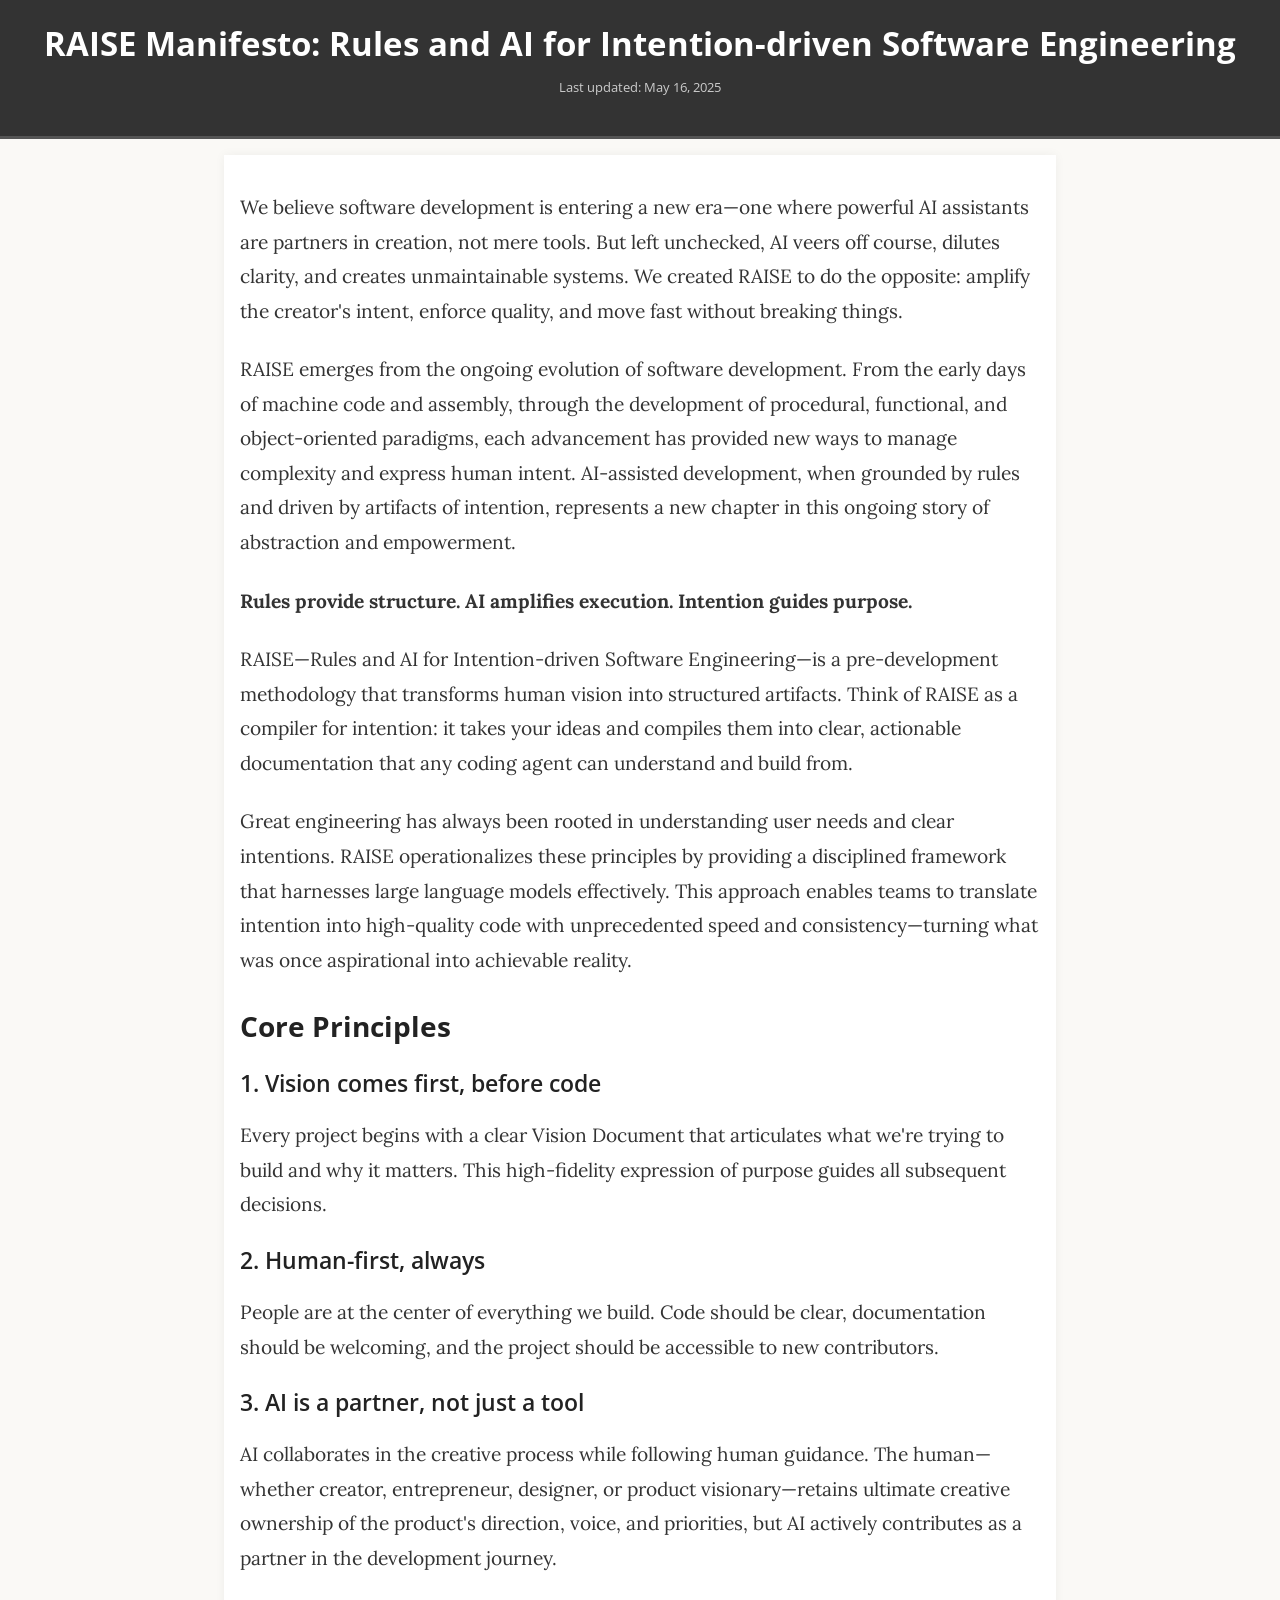
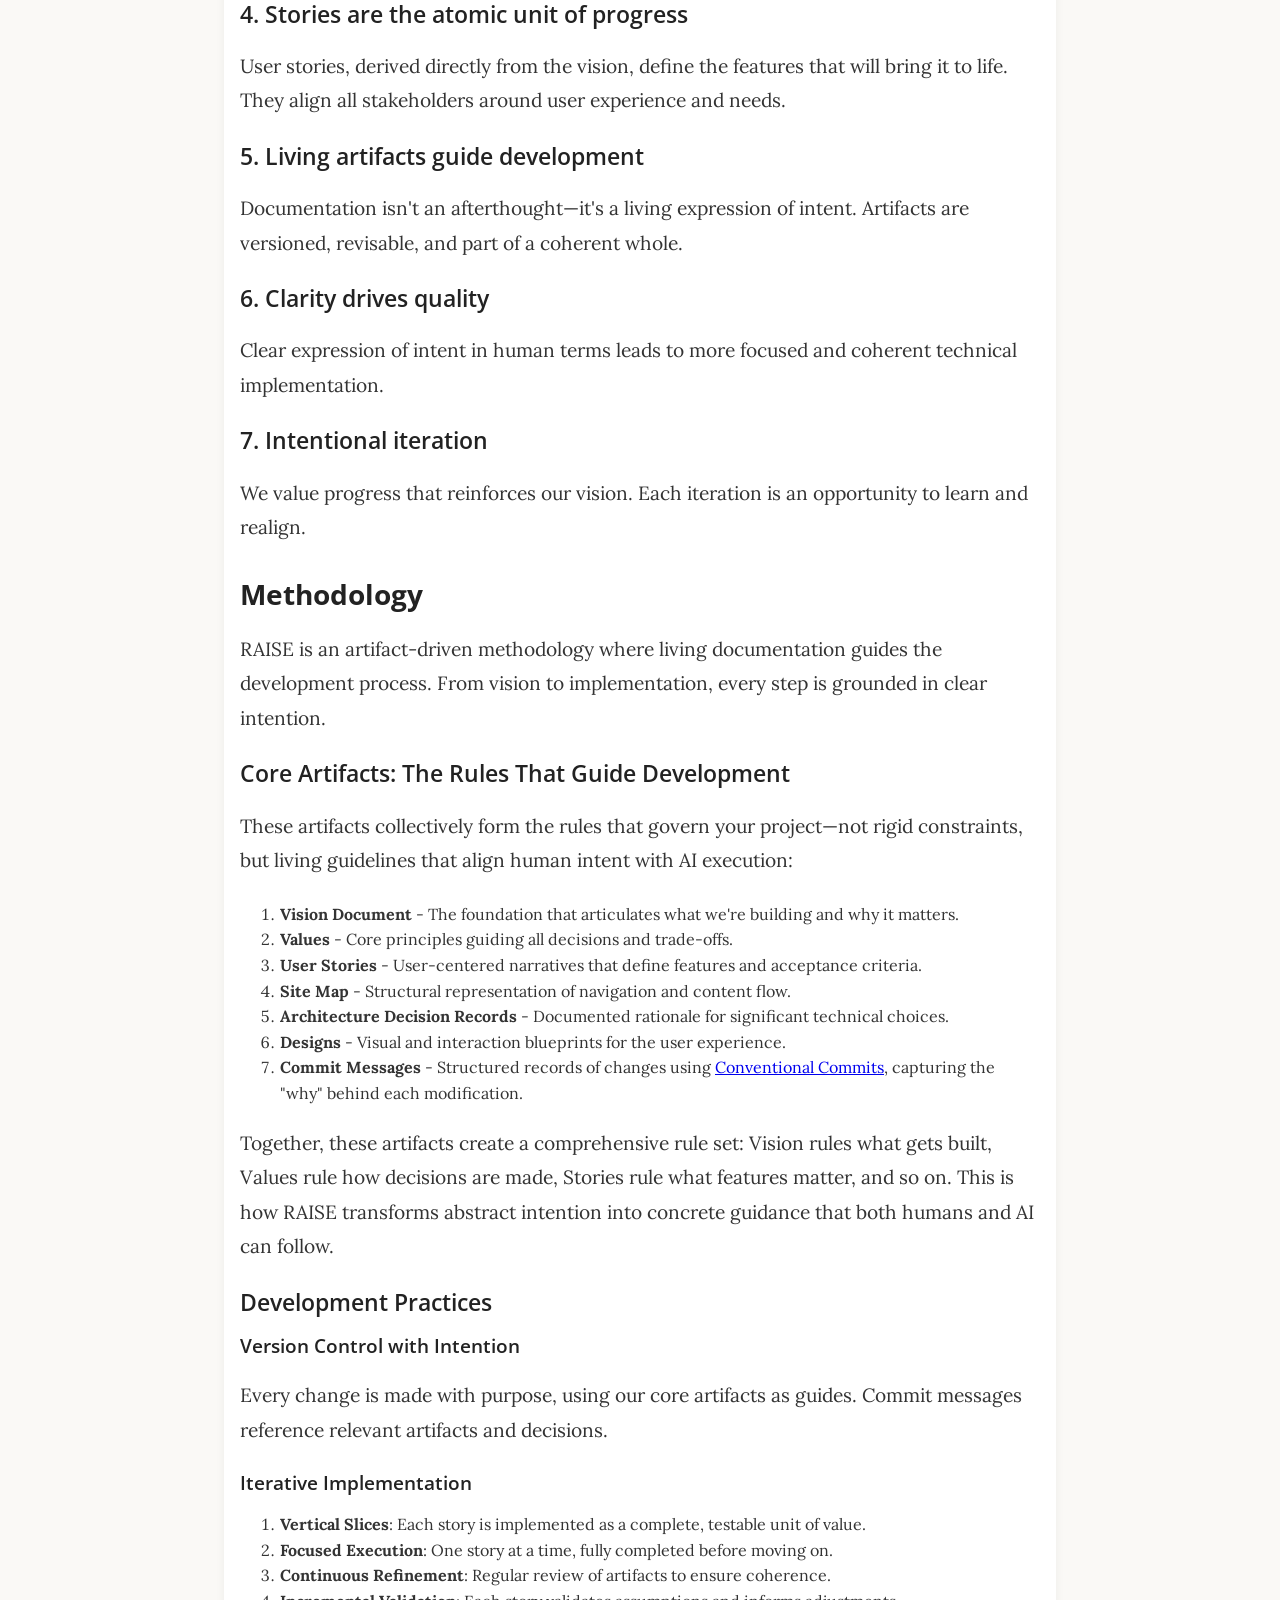
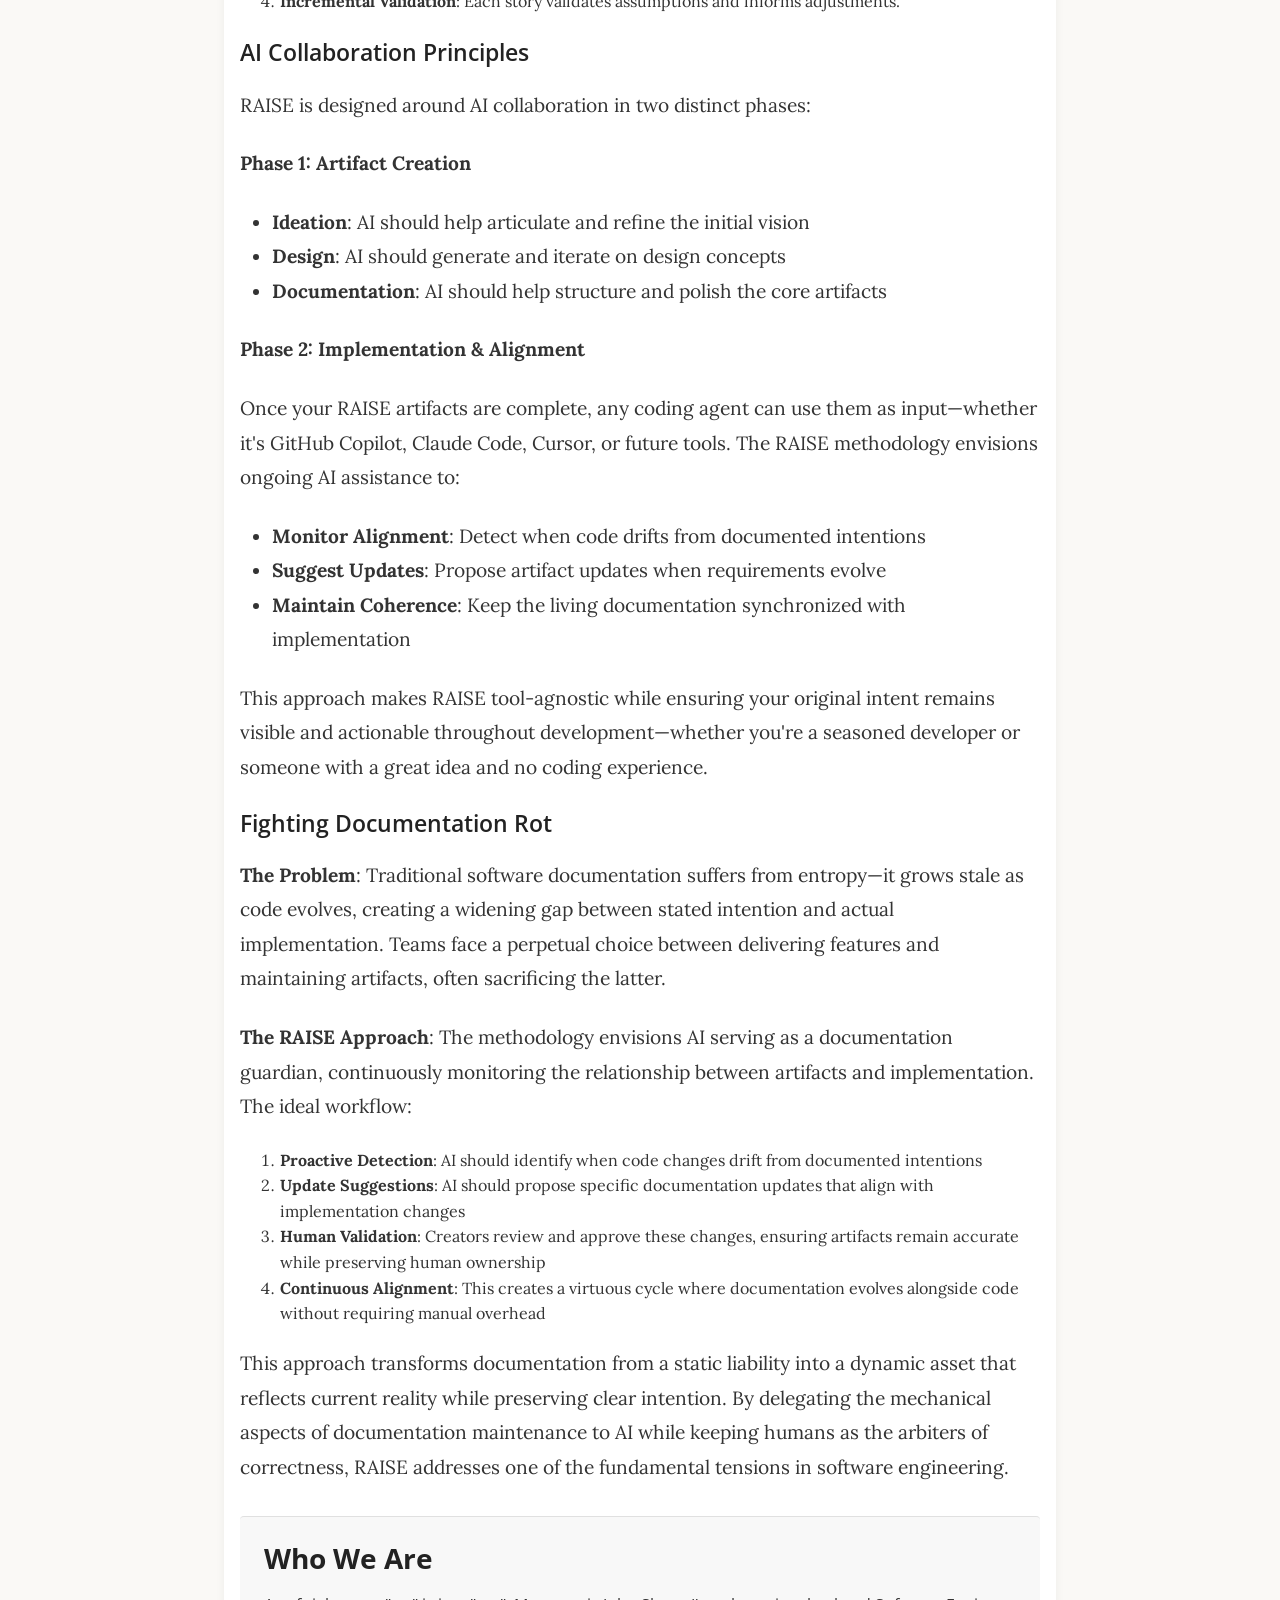
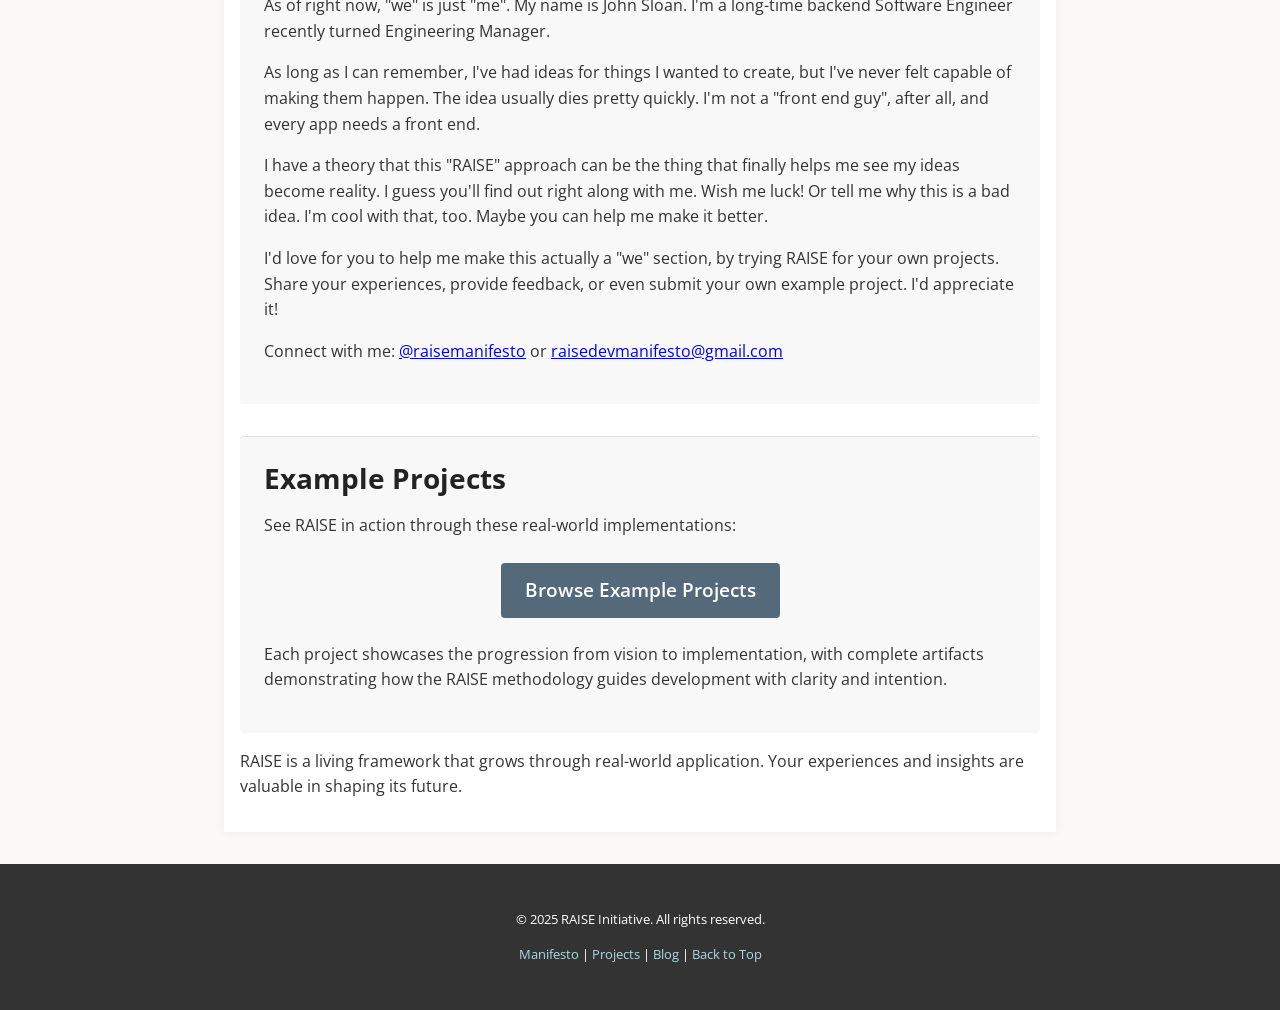
<file: index.html>
<!DOCTYPE html>
<html lang="en">
<head>
    <meta charset="UTF-8">
    <meta name="viewport" content="width=device-width, initial-scale=1.0">
    <meta name="description" content="RAISE Manifesto: Rules and AI for Intention-driven Software Engineering - A methodology for building better software with AI assistance">
    <meta name="author" content="RAISE Initiative">
    <meta name="keywords" content="RAISE, Manifesto, AI, Software Engineering, Intention-driven, Development Methodology">
    
    <!-- Social Sharing Metadata -->
    <meta property="og:title" content="RAISE Manifesto: Rules and AI for Intention-driven Software Engineering">
    <meta property="og:description" content="A methodology for building better software with AI assistance that emphasizes clarity, intention, and meaningful collaboration.">
    <meta property="og:image" content="raise_logo.ico">
    <meta property="og:url" content="https://raisedevmanifesto.github.io/">
    <meta property="og:type" content="website">
    <meta property="og:site_name" content="RAISE Manifesto">
    
    <!-- Twitter Card data -->
    <meta name="twitter:card" content="summary">
    <meta name="twitter:title" content="RAISE Manifesto">
    <meta name="twitter:description" content="Rules and AI for Intention-driven Software Engineering - A methodology for building better software with AI assistance.">
    <meta name="twitter:image" content="raise_logo.ico">
    
  
    
    <title>RAISE Manifesto: Rules and AI for Intention-driven Software Engineering</title>
    
    <!-- Favicons with comprehensive browser support -->
    <link rel="icon" href="raise_logo.ico" sizes="any">
    <link rel="icon" href="raise_logo.ico" type="image/x-icon">
    <link rel="shortcut icon" href="raise_logo.ico" type="image/x-icon">
    <meta name="theme-color" content="#ffffff">
    
    <!-- Preconnect to Google Fonts -->
    <link rel="preconnect" href="https://fonts.googleapis.com">
    <link rel="preconnect" href="https://fonts.gstatic.com" crossorigin>
    
    <!-- Load Google Fonts with display=swap -->
    <link href="https://fonts.googleapis.com/css2?family=Lora:ital,wght@0,400..700;1,400..700&family=Open+Sans:ital,wght@0,300..800;1,300..800&display=swap" rel="stylesheet">
    
    <!-- Preload critical assets -->
    <link rel="preload" href="style.css" as="style">
    <link rel="preload" href="https://fonts.googleapis.com/css2?family=Lora:ital,wght@0,400..700;1,400..700&family=Open+Sans:ital,wght@0,300..800;1,300..800&display=swap" as="style">
    
    <!-- Critical CSS -->
    <style>
        /* System font stack as fallback */
        :root {
            --font-primary: -apple-system, BlinkMacSystemFont, "Segoe UI", Roboto, Helvetica, Arial, sans-serif;
            --font-secondary: Georgia, serif;
            --color-background: #FAF9F6;
            --color-text: #333333;
            --color-light-text: #FFFFFF;
        }
        
        body {
            font-family: var(--font-primary);
            line-height: 1.6;
            margin: 0;
            padding: 0;
            background-color: var(--color-background);
            color: var(--color-text);
        }
        
        header {
            background: var(--color-text);
            color: var(--color-light-text);
            padding: 1.5rem 1rem;
            text-align: center;
        }
        
        header h1 {
            font-family: var(--font-primary);
            font-weight: 700;
            font-size: 2em;
            margin: 0 0 0.5rem 0;
            line-height: 1.2;
        }
        
        main {
            padding: 1rem;
            margin: 1rem auto;
            max-width: 800px;
            background: #FFFFFF;
        }
        
        .visually-hidden {
            position: absolute;
            width: 1px;
            height: 1px;
            padding: 0;
            margin: -1px;
            overflow: hidden;
            clip: rect(0, 0, 0, 0);
            white-space: nowrap;
            border: 0;
        }
    </style>
    
    <!-- Load main stylesheet -->
    <link rel="stylesheet" href="style.css">
    
    <!-- Load Google Fonts with font-display=swap -->
    <link rel="stylesheet" href="https://fonts.googleapis.com/css2?family=Lora:ital,wght@0,400..700;1,400..700&family=Open+Sans:ital,wght@0,300..800;1,300..800&display=swap">

</head>
<body>
    <a href="#manifesto-content" class="skip-link visually-hidden">Skip to content</a>
    <header>
        <h1>RAISE Manifesto: Rules and AI for Intention-driven Software Engineering</h1>
        <p class="version">Last updated: <time datetime="2025-05-16">May 16, 2025</time></p> <!-- Placeholder Date -->
    </header>

    <main>
        <article id="manifesto-content" aria-labelledby="manifesto-title">
            <h2 id="manifesto-title" class="visually-hidden">The RAISE Manifesto</h2>

            <p>We believe software development is entering a new era—one where powerful AI assistants are partners in creation, not mere tools. But left unchecked, AI veers off course, dilutes clarity, and creates unmaintainable systems. We created RAISE to do the opposite: amplify the creator's intent, enforce quality, and move fast without breaking things.</p>

            <p>RAISE emerges from the ongoing evolution of software development. From the early days of machine code and assembly, through the development of procedural, functional, and object-oriented paradigms, each advancement has provided new ways to manage complexity and express human intent. AI-assisted development, when grounded by rules and driven by artifacts of intention, represents a new chapter in this ongoing story of abstraction and empowerment.</p>

            <p><strong>Rules provide structure. AI amplifies execution. Intention guides purpose.</strong></p>

            <p>RAISE—Rules and AI for Intention-driven Software Engineering—is a pre-development methodology that transforms human vision into structured artifacts. Think of RAISE as a compiler for intention: it takes your ideas and compiles them into clear, actionable documentation that any coding agent can understand and build from.</p>

            <p>Great engineering has always been rooted in understanding user needs and clear intentions. RAISE operationalizes these principles by providing a disciplined framework that harnesses large language models effectively. This approach enables teams to translate intention into high-quality code with unprecedented speed and consistency—turning what was once aspirational into achievable reality.</p>

            <section aria-labelledby="core-principles-heading">
                <h3 id="core-principles-heading">Core Principles</h3>
                
                <h4>1. Vision comes first, before code</h4>
                <p>Every project begins with a clear Vision Document that articulates what we're trying to build and why it matters. This high-fidelity expression of purpose guides all subsequent decisions.</p>
                
                <h4>2. Human-first, always</h4>
                <p>People are at the center of everything we build. Code should be clear, documentation should be welcoming, and the project should be accessible to new contributors.</p>
                
                <h4>3. AI is a partner, not just a tool</h4>
                <p>AI collaborates in the creative process while following human guidance. The human—whether creator, entrepreneur, designer, or product visionary—retains ultimate creative ownership of the product's direction, voice, and priorities, but AI actively contributes as a partner in the development journey.</p>
                
                <h4>4. Stories are the atomic unit of progress</h4>
                <p>User stories, derived directly from the vision, define the features that will bring it to life. They align all stakeholders around user experience and needs.</p>
                
                <h4>5. Living artifacts guide development</h4>
                <p>Documentation isn't an afterthought—it's a living expression of intent. Artifacts are versioned, revisable, and part of a coherent whole.</p>
                
                <h4>6. Clarity drives quality</h4>
                <p>Clear expression of intent in human terms leads to more focused and coherent technical implementation.</p>
                
                <h4>7. Intentional iteration</h4>
                <p>We value progress that reinforces our vision. Each iteration is an opportunity to learn and realign.</p>
            </section>

            <section aria-labelledby="methodology-heading">
                <h3 id="methodology-heading">Methodology</h3>
                
                <p>RAISE is an artifact-driven methodology where living documentation guides the development process. From vision to implementation, every step is grounded in clear intention.</p>
                
                <h4>Core Artifacts: The Rules That Guide Development</h4>
                
                <p>These artifacts collectively form the rules that govern your project—not rigid constraints, but living guidelines that align human intent with AI execution:</p>
                
                <ol>
                    <li><strong>Vision Document</strong> - The foundation that articulates what we're building and why it matters.</li>
                    <li><strong>Values</strong> - Core principles guiding all decisions and trade-offs.</li>
                    <li><strong>User Stories</strong> - User-centered narratives that define features and acceptance criteria.</li>
                    <li><strong>Site Map</strong> - Structural representation of navigation and content flow.</li>
                    <li><strong>Architecture Decision Records</strong> - Documented rationale for significant technical choices.</li>
                    <li><strong>Designs</strong> - Visual and interaction blueprints for the user experience.</li>
                    <li><strong>Commit Messages</strong> - Structured records of changes using <a href="https://www.conventionalcommits.org/">Conventional Commits</a>, capturing the "why" behind each modification.</li>
                </ol>
                
                <p>Together, these artifacts create a comprehensive rule set: Vision rules what gets built, Values rule how decisions are made, Stories rule what features matter, and so on. This is how RAISE transforms abstract intention into concrete guidance that both humans and AI can follow.</p>
                
                <h4>Development Practices</h4>
                
                <h5>Version Control with Intention</h5>
                <p>Every change is made with purpose, using our core artifacts as guides. Commit messages reference relevant artifacts and decisions.</p>
                
                <h5>Iterative Implementation</h5>
                <ol>
                    <li><strong>Vertical Slices</strong>: Each story is implemented as a complete, testable unit of value.</li>
                    <li><strong>Focused Execution</strong>: One story at a time, fully completed before moving on.</li>
                    <li><strong>Continuous Refinement</strong>: Regular review of artifacts to ensure coherence.</li>
                    <li><strong>Incremental Validation</strong>: Each story validates assumptions and informs adjustments.</li>
                </ol>
                
                <h4>AI Collaboration Principles</h4>
                <p>RAISE is designed around AI collaboration in two distinct phases:</p>
                
                <p><strong>Phase 1: Artifact Creation</strong></p>
                <ul>
                    <li><strong>Ideation</strong>: AI should help articulate and refine the initial vision</li>
                    <li><strong>Design</strong>: AI should generate and iterate on design concepts</li>
                    <li><strong>Documentation</strong>: AI should help structure and polish the core artifacts</li>
                </ul>
                
                <p><strong>Phase 2: Implementation & Alignment</strong></p>
                <p>Once your RAISE artifacts are complete, any coding agent can use them as input—whether it's GitHub Copilot, Claude Code, Cursor, or future tools. The RAISE methodology envisions ongoing AI assistance to:</p>
                <ul>
                    <li><strong>Monitor Alignment</strong>: Detect when code drifts from documented intentions</li>
                    <li><strong>Suggest Updates</strong>: Propose artifact updates when requirements evolve</li>
                    <li><strong>Maintain Coherence</strong>: Keep the living documentation synchronized with implementation</li>
                </ul>
                
                <p>This approach makes RAISE tool-agnostic while ensuring your original intent remains visible and actionable throughout development—whether you're a seasoned developer or someone with a great idea and no coding experience.</p>
                
                <h4>Fighting Documentation Rot</h4>
                
                <p><strong>The Problem</strong>: Traditional software documentation suffers from entropy—it grows stale as code evolves, creating a widening gap between stated intention and actual implementation. Teams face a perpetual choice between delivering features and maintaining artifacts, often sacrificing the latter.</p>
                
                <p><strong>The RAISE Approach</strong>: The methodology envisions AI serving as a documentation guardian, continuously monitoring the relationship between artifacts and implementation. The ideal workflow:</p>
                
                <ol>
                    <li><strong>Proactive Detection</strong>: AI should identify when code changes drift from documented intentions</li>
                    <li><strong>Update Suggestions</strong>: AI should propose specific documentation updates that align with implementation changes</li>
                    <li><strong>Human Validation</strong>: Creators review and approve these changes, ensuring artifacts remain accurate while preserving human ownership</li>
                    <li><strong>Continuous Alignment</strong>: This creates a virtuous cycle where documentation evolves alongside code without requiring manual overhead</li>
                </ol>
                
                <p>This approach transforms documentation from a static liability into a dynamic asset that reflects current reality while preserving clear intention. By delegating the mechanical aspects of documentation maintenance to AI while keeping humans as the arbiters of correctness, RAISE addresses one of the fundamental tensions in software engineering.</p>
            </section>


        </article>

        <section id="who-we-are" aria-labelledby="who-we-are-heading" class="supplemental-section">
            <h2 id="who-we-are-heading">Who We Are</h2>
            
            <p>As of right now, "we" is just "me". My name is John Sloan. I'm a long-time backend Software Engineer recently turned Engineering Manager.</p>
            
            <p>As long as I can remember, I've had ideas for things I wanted to create, but I've never felt capable of making them happen. The idea usually dies pretty quickly. I'm not a "front end guy", after all, and every app needs a front end.</p>
            
            <p>I have a theory that this "RAISE" approach can be the thing that finally helps me see my ideas become reality. I guess you'll find out right along with me. Wish me luck! Or tell me why this is a bad idea. I'm cool with that, too. Maybe you can help me make it better.</p>
            
            <p>I'd love for you to help me make this actually a "we" section, by trying RAISE for your own projects. Share your experiences, provide feedback, or even submit your own example project. I'd appreciate it!</p>
            
            <p>Connect with me: <a href="https://x.com/raisemanifesto" rel="noopener">@raisemanifesto</a> or <a href="mailto:raisedevmanifesto@gmail.com">raisedevmanifesto@gmail.com</a></p>
        </section>

        <section id="example-projects" aria-labelledby="example-projects-heading" class="supplemental-section">
            <h2 id="example-projects-heading">Example Projects</h2>
            
            <p>See RAISE in action through these real-world implementations:</p>
            
            <div class="cta-container">
                <a href="./projects/" class="cta-button">Browse Example Projects</a>
            </div>
            
            <p>Each project showcases the progression from vision to implementation, with complete artifacts demonstrating how the RAISE methodology guides development with clarity and intention.</p>
        </section>

            <p>RAISE is a living framework that grows through real-world application. Your experiences and insights are valuable in shaping its future.</p>
    </main>

    <footer>
        <p>&copy; 2025 RAISE Initiative. All rights reserved.</p>
        <p><a href="/">Manifesto</a> | <a href="/projects/">Projects</a> | <a href="/blog/">Blog</a> | <a href="#manifesto-content">Back to Top</a></p>
    </footer>
    
    <script type="application/ld+json">
    {
        "@context": "https://schema.org",
        "@type": "Article",
        "headline": "RAISE Manifesto: Rules and AI for Intention-driven Software Engineering",
        "description": "A methodology for building better software with AI assistance",
        "author": {
            "@type": "Organization",
            "name": "RAISE Initiative"
        },
        "datePublished": "2025-05-16",
        "publisher": {
            "@type": "Organization",
            "name": "RAISE Initiative"
        }
    }
    </script>
</body>
</html>
</file>
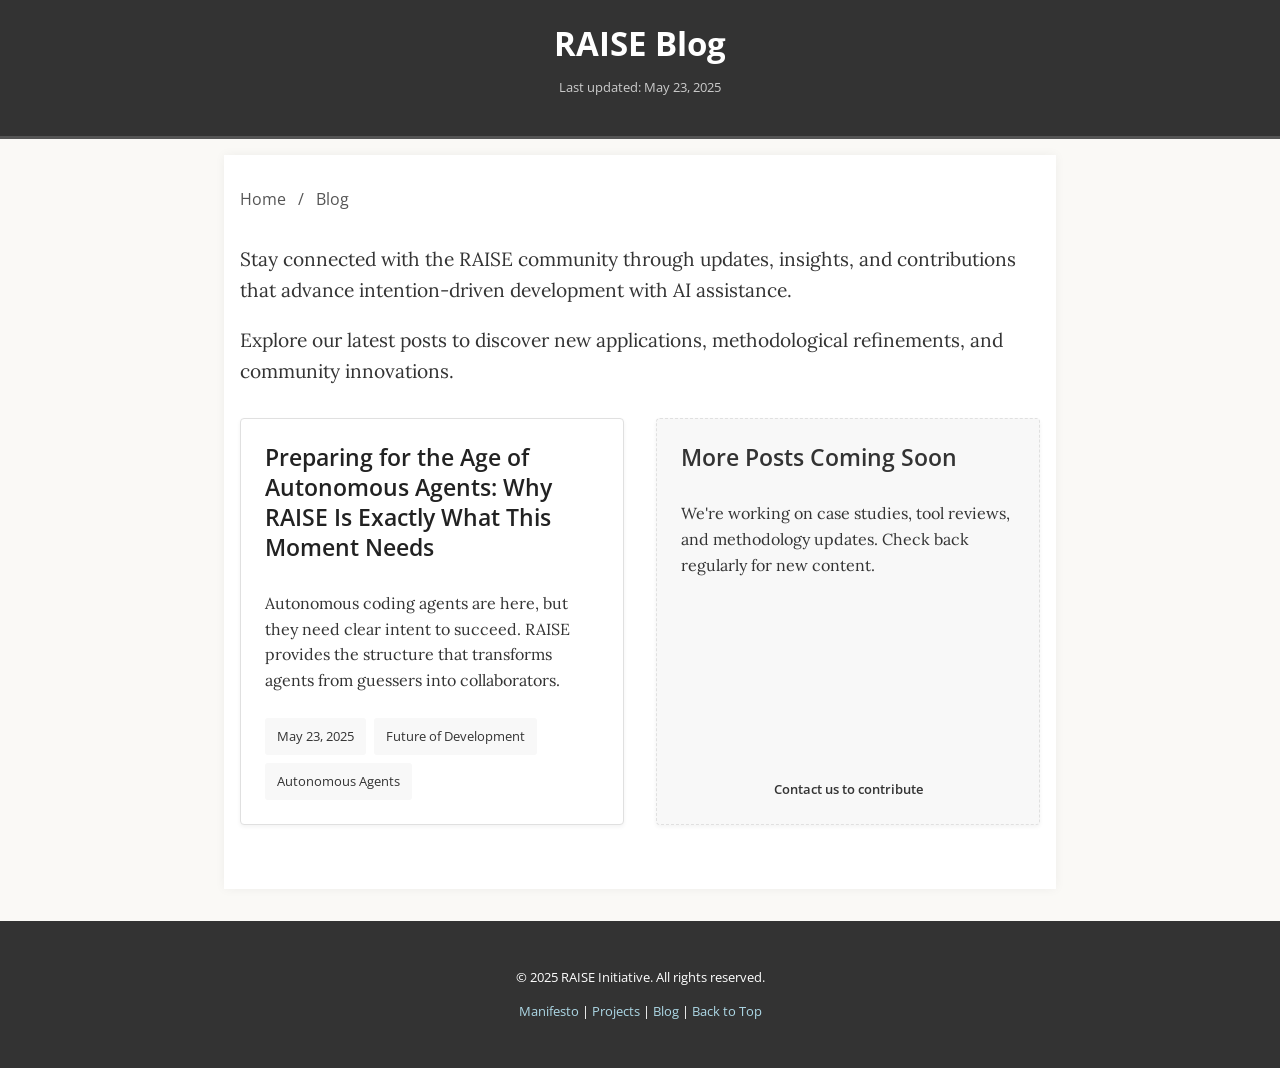
<file: blog/index.html>
<!DOCTYPE html>
<html lang="en">
<head>
    <meta charset="UTF-8">
    <meta name="viewport" content="width=device-width, initial-scale=1.0">
    <meta name="description" content="RAISE Blog - Updates, insights, and community contributions for intention-driven development with AI assistance">
    <meta name="author" content="RAISE Initiative">
    <meta name="keywords" content="RAISE, Blog, Community, AI, Software Engineering, Intention-driven, Development Methodology">
    
    <title>RAISE Blog</title>
    
    <!-- Favicon (using emoji as placeholder) -->
    <link rel="icon" href="data:image/svg+xml,<svg xmlns=%22http://www.w3.org/2000/svg%22 viewBox=%220 0 100 100%22><text y=%22.9em%22 font-size=%2290%22>🚀</text></svg>">
    <meta name="theme-color" content="#ffffff">
    
    <!-- Preconnect to Google Fonts -->
    <link rel="preconnect" href="https://fonts.googleapis.com">
    <link rel="preconnect" href="https://fonts.gstatic.com" crossorigin>
    
    <!-- Load Google Fonts with display=swap -->
    <link href="https://fonts.googleapis.com/css2?family=Lora:ital,wght@0,400..700;1,400..700&family=Open+Sans:ital,wght@0,300..800;1,300..800&display=swap" rel="stylesheet">
    
    <!-- Load CSS (global to specific) -->
    <link rel="stylesheet" href="/style.css">
    <link rel="stylesheet" href="/projects/projects.css">
</head>
<body>
    <a href="#blog-content" class="skip-link visually-hidden">Skip to content</a>
    <header>
        <h1>RAISE Blog</h1>
        <p class="version">Last updated: <time datetime="2025-05-23">May 23, 2025</time></p>
    </header>

    <main id="blog-content">
        <nav aria-label="Breadcrumb" class="breadcrumb">
            <ol>
                <li><a href="../">Home</a></li>
                <li aria-current="page">Blog</li>
            </ol>
        </nav>

        <section class="projects-index">
            <h2 class="visually-hidden">Blog Posts</h2>
            
            <div class="introduction">
                <p>Stay connected with the RAISE community through updates, insights, and contributions that advance intention-driven development with AI assistance.</p>
                <p>Explore our latest posts to discover new applications, methodological refinements, and community innovations.</p>
            </div>
            
            <div class="project-cards">
                <article class="project-card">
                    <h3><a href="/blog/2025-05-23-autonomous-agents-raise/">Preparing for the Age of Autonomous Agents: Why RAISE Is Exactly What This Moment Needs</a></h3>
                    <p>Autonomous coding agents are here, but they need clear intent to succeed. RAISE provides the structure that transforms agents from guessers into collaborators.</p>
                    <footer>
                        <h4 class="visually-hidden">Post Details</h4>
                        <ul class="project-features">
                            <li>May 23, 2025</li>
                            <li>Future of Development</li>
                            <li>Autonomous Agents</li>
                        </ul>
                    </footer>
                </article>
        
                
                <!-- Placeholder for future posts -->
                <article class="project-card future-card">
                    <h3>More Posts Coming Soon</h3>
                    <p>We're working on case studies, tool reviews, and methodology updates. Check back regularly for new content.</p>
                    <footer>
                        <a href="mailto:raisedevmanifesto@gmail.com" class="contact-link">Contact us to contribute</a>
                    </footer>
                </article>
            </div>
        </section>
    </main>

    <footer>
        <p>&copy; 2025 RAISE Initiative. All rights reserved.</p>
        <p><a href="/">Manifesto</a> | <a href="/projects/">Projects</a> | <a href="/blog/">Blog</a> | <a href="#">Back to Top</a></p>
    </footer>
</body>
</html>
</file>
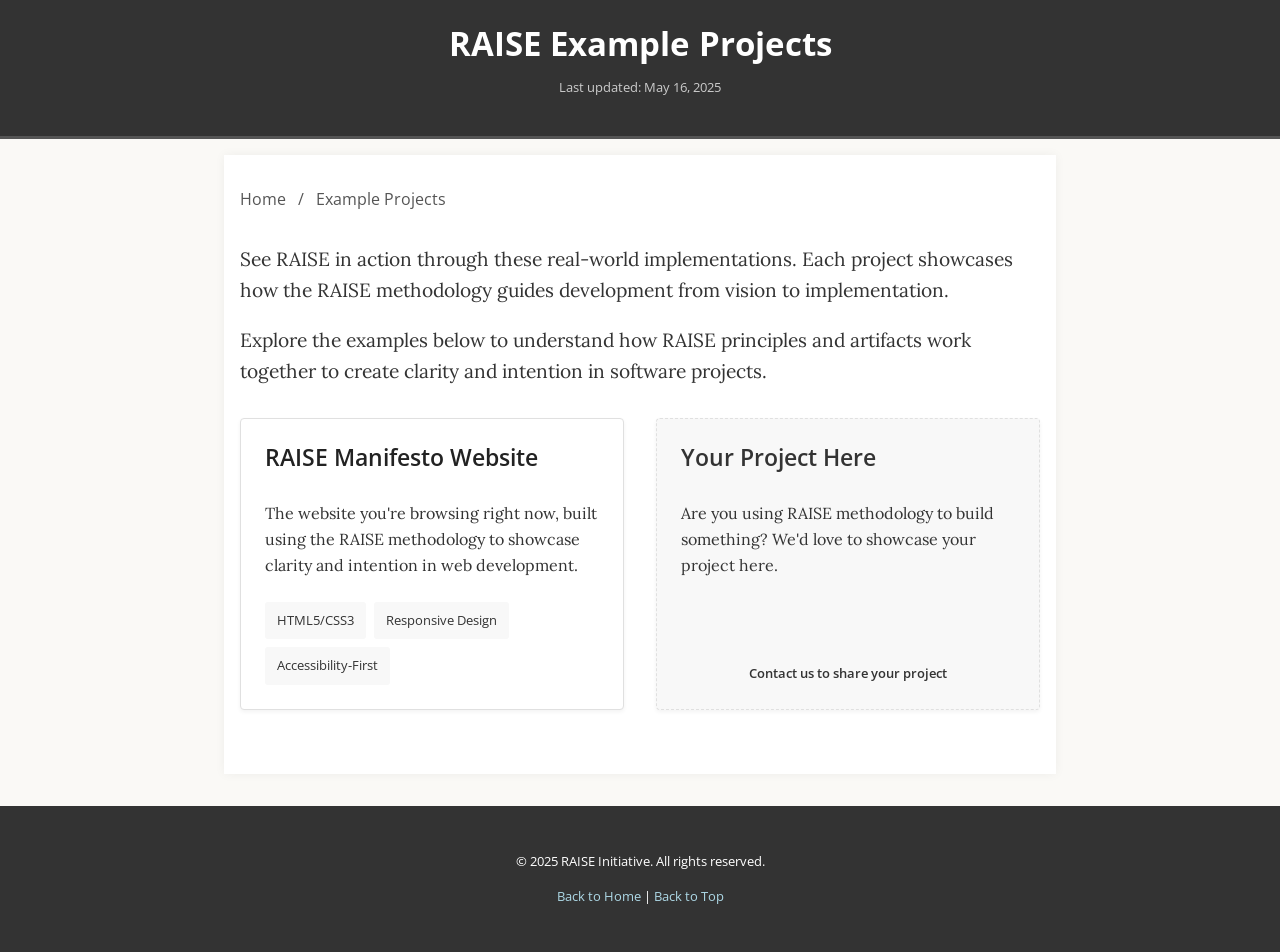
<file: projects/index.html>
<!DOCTYPE html>
<html lang="en">
<head>
    <meta charset="UTF-8">
    <meta name="viewport" content="width=device-width, initial-scale=1.0">
    <meta name="description" content="Example projects implementing the RAISE methodology - Rules and AI for Intention-driven Software Engineering">
    <meta name="author" content="RAISE Initiative">
    <meta name="keywords" content="RAISE, Projects, Examples, AI, Software Engineering, Intention-driven, Development Methodology">
    
    <title>RAISE Example Projects</title>
    
    <!-- Favicon (using emoji as placeholder) -->
    <link rel="icon" href="data:image/svg+xml,<svg xmlns=%22http://www.w3.org/2000/svg%22 viewBox=%220 0 100 100%22><text y=%22.9em%22 font-size=%2290%22>🚀</text></svg>">
    <meta name="theme-color" content="#ffffff">
    
    <!-- Preconnect to Google Fonts -->
    <link rel="preconnect" href="https://fonts.googleapis.com">
    <link rel="preconnect" href="https://fonts.gstatic.com" crossorigin>
    
    <!-- Load Google Fonts with display=swap -->
    <link href="https://fonts.googleapis.com/css2?family=Lora:ital,wght@0,400..700;1,400..700&family=Open+Sans:ital,wght@0,300..800;1,300..800&display=swap" rel="stylesheet">
    
    <!-- Load CSS (global to specific) -->
    <link rel="stylesheet" href="/style.css">
    <link rel="stylesheet" href="/projects/projects.css">
</head>
<body>
    <a href="#projects-content" class="skip-link visually-hidden">Skip to content</a>
    <header>
        <h1>RAISE Example Projects</h1>
        <p class="version">Last updated: <time datetime="2025-05-16">May 16, 2025</time></p>
    </header>

    <main id="projects-content">
        <nav aria-label="Breadcrumb" class="breadcrumb">
            <ol>
                <li><a href="../">Home</a></li>
                <li aria-current="page">Example Projects</li>
            </ol>
        </nav>

        <section class="projects-index">
            <h2 class="visually-hidden">Project Listings</h2>
            
            <div class="introduction">
                <p>See RAISE in action through these real-world implementations. Each project showcases how the RAISE methodology guides development from vision to implementation.</p>
                <p>Explore the examples below to understand how RAISE principles and artifacts work together to create clarity and intention in software projects.</p>
            </div>
            
            <div class="project-cards">
                <article class="project-card">
                    <h3><a href="./manifesto-site/">RAISE Manifesto Website</a></h3>
                    <p>The website you're browsing right now, built using the RAISE methodology to showcase clarity and intention in web development.</p>
                    <footer>
                        <h4 class="visually-hidden">Project Features</h4>
                        <ul class="project-features">
                            <li>HTML5/CSS3</li>
                            <li>Responsive Design</li>
                            <li>Accessibility-First</li>
                        </ul>
                    </footer>
                </article>
                
                <!-- Placeholder for future projects -->
                <article class="project-card future-card">
                    <h3>Your Project Here</h3>
                    <p>Are you using RAISE methodology to build something? We'd love to showcase your project here.</p>
                    <footer>
                        <a href="mailto:raisedevmanifesto@gmail.com" class="contact-link">Contact us to share your project</a>
                    </footer>
                </article>
            </div>
        </section>
    </main>

    <footer>
        <p>&copy; 2025 RAISE Initiative. All rights reserved.</p>
        <p><a href="../">Back to Home</a> | <a href="#">Back to Top</a></p>
    </footer>
</body>
</html>
</file>
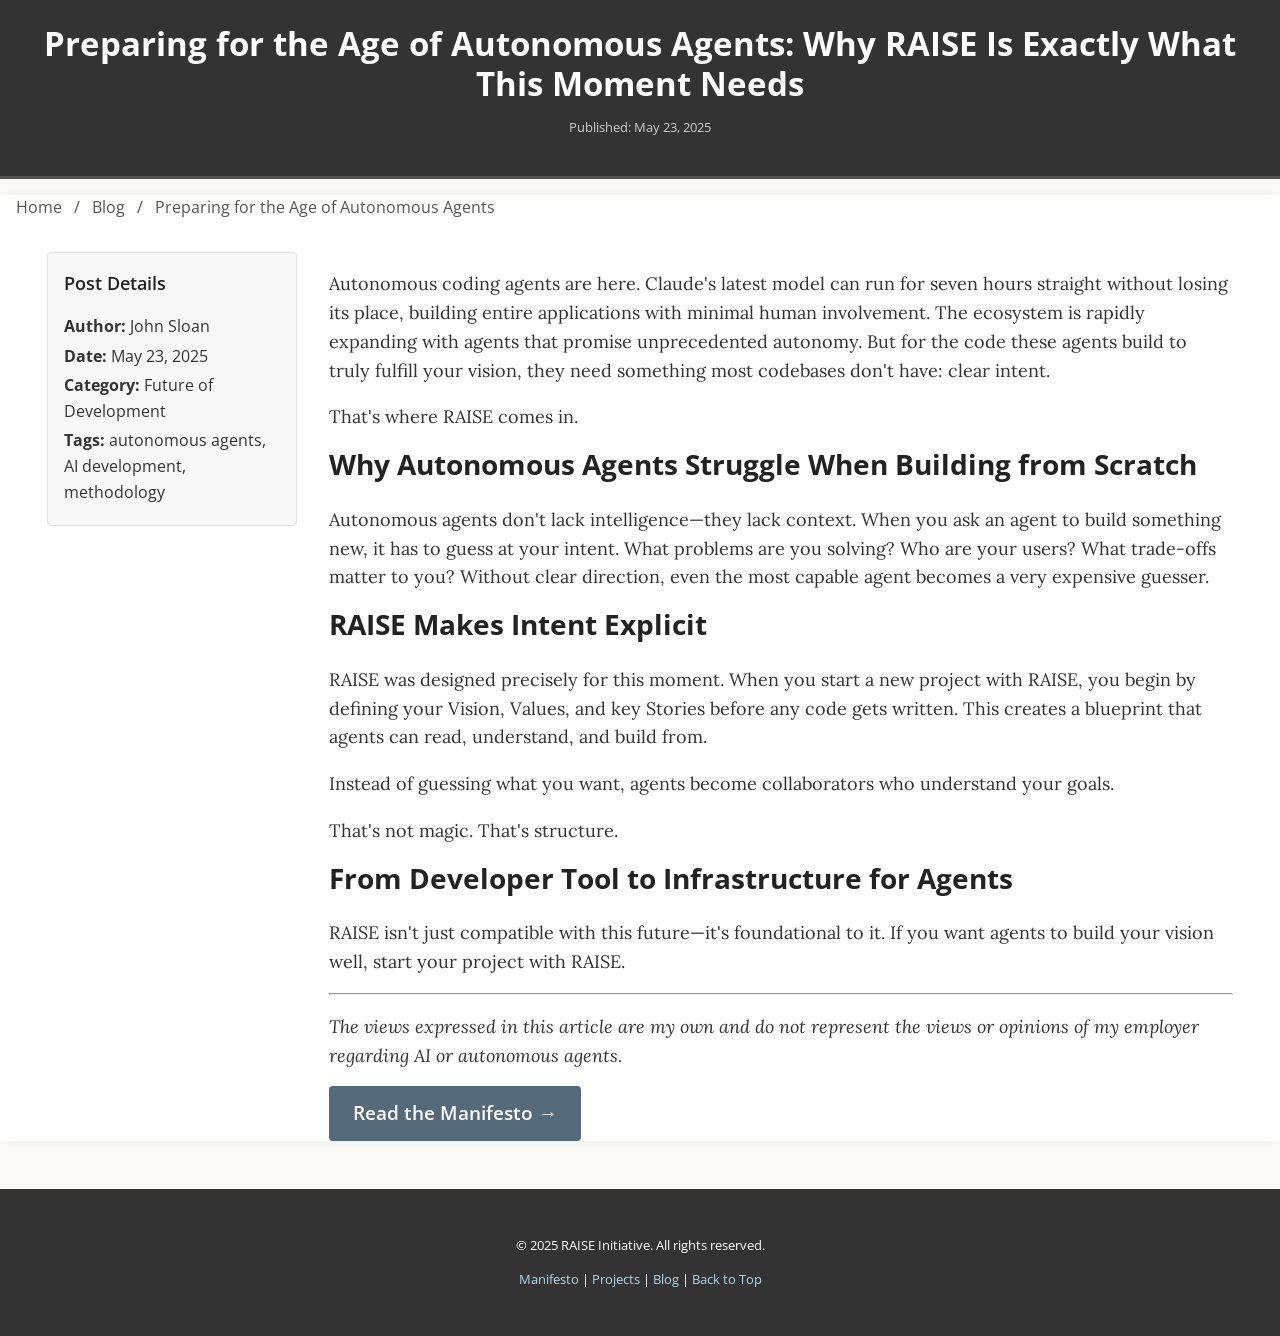
<file: blog/2025-05-23-autonomous-agents-raise/index.html>
<!DOCTYPE html>
<html lang="en">
<head>
    <meta charset="UTF-8">
    <meta name="viewport" content="width=device-width, initial-scale=1.0">
    <meta name="description" content="Autonomous coding agents are here, but they need clear intent to succeed. RAISE provides the structure that transforms agents from guessers into collaborators.">
    <meta name="author" content="John Sloan">
    <meta name="keywords" content="autonomous agents, AI development, methodology, GitHub Copilot, Claude Code, Cursor, RAISE">
    
    <!-- Social Sharing Metadata -->
    <meta property="og:title" content="Preparing for the Age of Autonomous Agents: Why RAISE Is Exactly What This Moment Needs">
    <meta property="og:description" content="Autonomous coding agents are here, but they need clear intent to succeed. RAISE provides the structure that transforms agents from guessers into collaborators.">
    <meta property="og:image" content="/raise_logo.ico">
    <meta property="og:url" content="https://raisedevmanifesto.github.io/blog/2025-05-23-autonomous-agents-raise/">
    <meta property="og:type" content="article">
    <meta property="og:site_name" content="RAISE Manifesto">
    <meta property="article:published_time" content="2025-05-23">
    <meta property="article:author" content="John Sloan">
    <meta property="article:section" content="Future of Development">
    <meta property="article:tag" content="autonomous agents">
    <meta property="article:tag" content="AI development">
    <meta property="article:tag" content="methodology">
    
    <!-- Twitter Card data -->
    <meta name="twitter:card" content="summary">
    <meta name="twitter:title" content="Preparing for the Age of Autonomous Agents: Why RAISE Is Exactly What This Moment Needs">
    <meta name="twitter:description" content="Autonomous coding agents are here, but they need clear intent to succeed. RAISE provides the structure that transforms agents from guessers into collaborators.">
    <meta name="twitter:image" content="/raise_logo.ico">
    
    <title>Preparing for the Age of Autonomous Agents: Why RAISE Is Exactly What This Moment Needs</title>
    
    <!-- Favicon (using emoji as placeholder) -->
    <link rel="icon" href="data:image/svg+xml,<svg xmlns=%22http://www.w3.org/2000/svg%22 viewBox=%220 0 100 100%22><text y=%22.9em%22 font-size=%2290%22>🚀</text></svg>">
    <meta name="theme-color" content="#ffffff">
    
    <!-- Preconnect to Google Fonts -->
    <link rel="preconnect" href="https://fonts.googleapis.com">
    <link rel="preconnect" href="https://fonts.gstatic.com" crossorigin>
    
    <!-- Load Google Fonts with display=swap -->
    <link href="https://fonts.googleapis.com/css2?family=Lora:ital,wght@0,400..700;1,400..700&family=Open+Sans:ital,wght@0,300..800;1,300..800&display=swap" rel="stylesheet">
    
    <!-- Load CSS (global to specific) -->
    <link rel="stylesheet" href="/style.css">
    <link rel="stylesheet" href="/projects/projects.css">
    <link rel="stylesheet" href="/projects/manifesto-site/project.css">
</head>
<body>
    <a href="#blog-content" class="skip-link visually-hidden">Skip to content</a>
    <header>
        <h1>Preparing for the Age of Autonomous Agents: Why RAISE Is Exactly What This Moment Needs</h1>
        <p class="version">Published: <time datetime="2025-05-23">May 23, 2025</time></p>
    </header>

    <main id="blog-content" class="project-page">
        <!-- Breadcrumb Navigation -->
        <nav aria-label="Breadcrumb" class="breadcrumb">
            <ol>
                <li><a href="../../">Home</a></li>
                <li><a href="../">Blog</a></li>
                <li aria-current="page">Preparing for the Age of Autonomous Agents</li>
            </ol>
        </nav>
        
        <div class="project-layout">
            <!-- Sidebar Navigation -->
            <aside class="project-sidebar">
                <nav aria-label="Blog Post Metadata">
                    <h2>Post Details</h2>
                    <ul>
                        <li><strong>Author:</strong> John Sloan</li>
                        <li><strong>Date:</strong> May 23, 2025</li>
                        <li><strong>Category:</strong> Future of Development</li>
                        <li><strong>Tags:</strong> autonomous agents, AI development, methodology</li>
                    </ul>
                </nav>
            </aside>
            
            <!-- Main Content -->
            <div class="project-content">
                <article class="blog-post">
                    <div class="blog-content">
                        <p>Autonomous coding agents are here. Claude's latest model can run for seven hours straight without losing its place, building entire applications with minimal human involvement. The ecosystem is rapidly expanding with agents that promise unprecedented autonomy. But for the code these agents build to truly fulfill your vision, they need something most codebases don't have: clear intent.</p>

                        <p>That's where RAISE comes in.</p>

                        <h2>Why Autonomous Agents Struggle When Building from Scratch</h2>

                        <p>Autonomous agents don't lack intelligence—they lack context. When you ask an agent to build something new, it has to guess at your intent. What problems are you solving? Who are your users? What trade-offs matter to you? Without clear direction, even the most capable agent becomes a very expensive guesser.</p>

                        <h2>RAISE Makes Intent Explicit</h2>

                        <p>RAISE was designed precisely for this moment. When you start a new project with RAISE, you begin by defining your Vision, Values, and key Stories before any code gets written. This creates a blueprint that agents can read, understand, and build from.</p>

                        <p>Instead of guessing what you want, agents become collaborators who understand your goals.</p>

                        <p>That's not magic. That's structure.</p>

                        <h2>From Developer Tool to Infrastructure for Agents</h2>

                        <p>RAISE isn't just compatible with this future—it's foundational to it. If you want agents to build your vision well, start your project with RAISE.</p>

                        <hr>

                        <p class="disclaimer"><em>The views expressed in this article are my own and do not represent the views or opinions of my employer regarding AI or autonomous agents.</em></p>

                        <div class="blog-actions">
                            <a href="/" class="cta-button">Read the Manifesto →</a>
                        </div>
                    </div>
                </article>
            </div>
        </div>
    </main>

    <footer>
        <p>&copy; 2025 RAISE Initiative. All rights reserved.</p>
        <p><a href="/">Manifesto</a> | <a href="/projects/">Projects</a> | <a href="/blog/">Blog</a> | <a href="#blog-content">Back to Top</a></p>
    </footer>
    
    <script type="application/ld+json">
    {
        "@context": "https://schema.org",
        "@type": "BlogPosting",
        "headline": "Preparing for the Age of Autonomous Agents: Why RAISE Is Exactly What This Moment Needs",
        "description": "Autonomous coding agents are here, but they need clear intent to succeed. RAISE provides the structure that transforms agents from guessers into collaborators.",
        "image": "/raise_logo.ico",
        "author": {
            "@type": "Person",
            "name": "John Sloan"
        },
        "publisher": {
            "@type": "Organization",
            "name": "RAISE Initiative",
            "logo": {
                "@type": "ImageObject",
                "url": "/raise_logo.ico"
            }
        },
        "datePublished": "2025-05-23",
        "dateModified": "2025-05-23",
        "mainEntityOfPage": {
            "@type": "WebPage",
            "@id": "https://raisedevmanifesto.github.io/blog/2025-05-23-autonomous-agents-raise/"
        },
        "articleSection": "Future of Development",
        "keywords": ["autonomous agents", "AI development", "methodology", "RAISE", "software engineering"],
        "about": {
            "@type": "Thing",
            "name": "RAISE Methodology"
        }
    }
    </script>
</body>
</html>
</file>
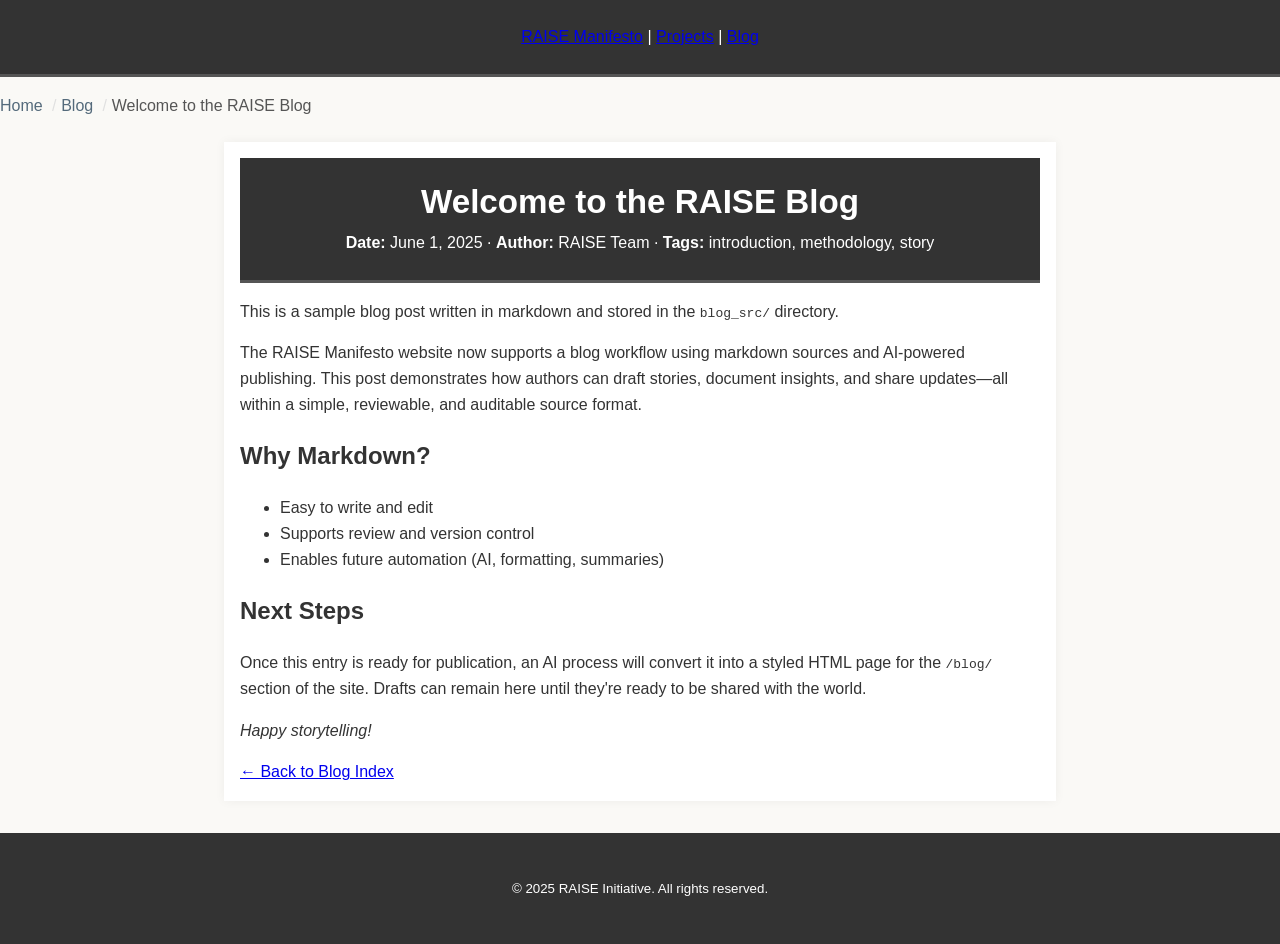
<file: blog/2025-06-01-sample-story/index.html>
<!DOCTYPE html>
<html lang="en">
<head>
  <meta charset="UTF-8">
  <title>Welcome to the RAISE Blog</title>
  <meta name="viewport" content="width=device-width, initial-scale=1">
  <meta name="author" content="RAISE Team">
  <meta name="date" content="2025-06-01">
  <meta name="description" content="This is a sample blog post written in markdown and published on the RAISE Manifesto website. It demonstrates the new story-driven, AI-powered blog workflow.">
  <link rel="stylesheet" href="/style.css">

  <!-- Canonical URL for SEO -->
  <link rel="canonical" href="https://yourdomain.com/blog/2025-06-01-sample-story/">

  <!-- Open Graph Metadata for Social Sharing -->
  <meta property="og:type" content="article">
  <meta property="og:title" content="Welcome to the RAISE Blog">
  <meta property="og:description" content="This is a sample blog post written in markdown and published on the RAISE Manifesto website. It demonstrates the new story-driven, AI-powered blog workflow.">
  <meta property="og:url" content="https://yourdomain.com/blog/2025-06-01-sample-story/">
  <meta property="og:site_name" content="RAISE Manifesto">
  <!-- <meta property="og:image" content="https://yourdomain.com/path/to/share-image.png"> -->

  <!-- Twitter Card Metadata -->
  <meta name="twitter:card" content="summary">
  <meta name="twitter:title" content="Welcome to the RAISE Blog">
  <meta name="twitter:description" content="This is a sample blog post written in markdown and published on the RAISE Manifesto website. It demonstrates the new story-driven, AI-powered blog workflow.">
  <!-- <meta name="twitter:image" content="https://yourdomain.com/path/to/share-image.png"> -->
</head>
<body>
  <header class="site-header">
    <nav>
      <a href="/">RAISE Manifesto</a> |
      <a href="/projects/">Projects</a> |
      <a href="/blog/">Blog</a>
    </nav>
  </header>
  <nav class="breadcrumb" aria-label="Breadcrumb">
    <ol>
      <li><a href="/">Home</a></li>
      <li><a href="/blog/">Blog</a></li>
      <li aria-current="page">Welcome to the RAISE Blog</li>
    </ol>
  </nav>
  <main class="blog-post">
    <article>
      <header>
        <h1>Welcome to the RAISE Blog</h1>
        <div class="blog-meta">
          <span><strong>Date:</strong> June 1, 2025</span> &middot;
          <span><strong>Author:</strong> RAISE Team</span> &middot;
          <span><strong>Tags:</strong> introduction, methodology, story</span>
        </div>
      </header>
      <section>
        <p>This is a sample blog post written in markdown and stored in the <code>blog_src/</code> directory.</p>
        <p>The RAISE Manifesto website now supports a blog workflow using markdown sources and AI-powered publishing. This post demonstrates how authors can draft stories, document insights, and share updates—all within a simple, reviewable, and auditable source format.</p>
        <h2>Why Markdown?</h2>
        <ul>
          <li>Easy to write and edit</li>
          <li>Supports review and version control</li>
          <li>Enables future automation (AI, formatting, summaries)</li>
        </ul>
        <h2>Next Steps</h2>
        <p>Once this entry is ready for publication, an AI process will convert it into a styled HTML page for the <code>/blog/</code> section of the site. Drafts can remain here until they're ready to be shared with the world.</p>
        <p><em>Happy storytelling!</em></p>
      </section>
    </article>
    <nav class="blog-navigation">
      <a href="/blog/">&#8592; Back to Blog Index</a>
    </nav>
  </main>
  <footer class="site-footer">
    <p>&copy; 2025 RAISE Initiative. All rights reserved.</p>
  </footer>
</body>
</html>
</file>
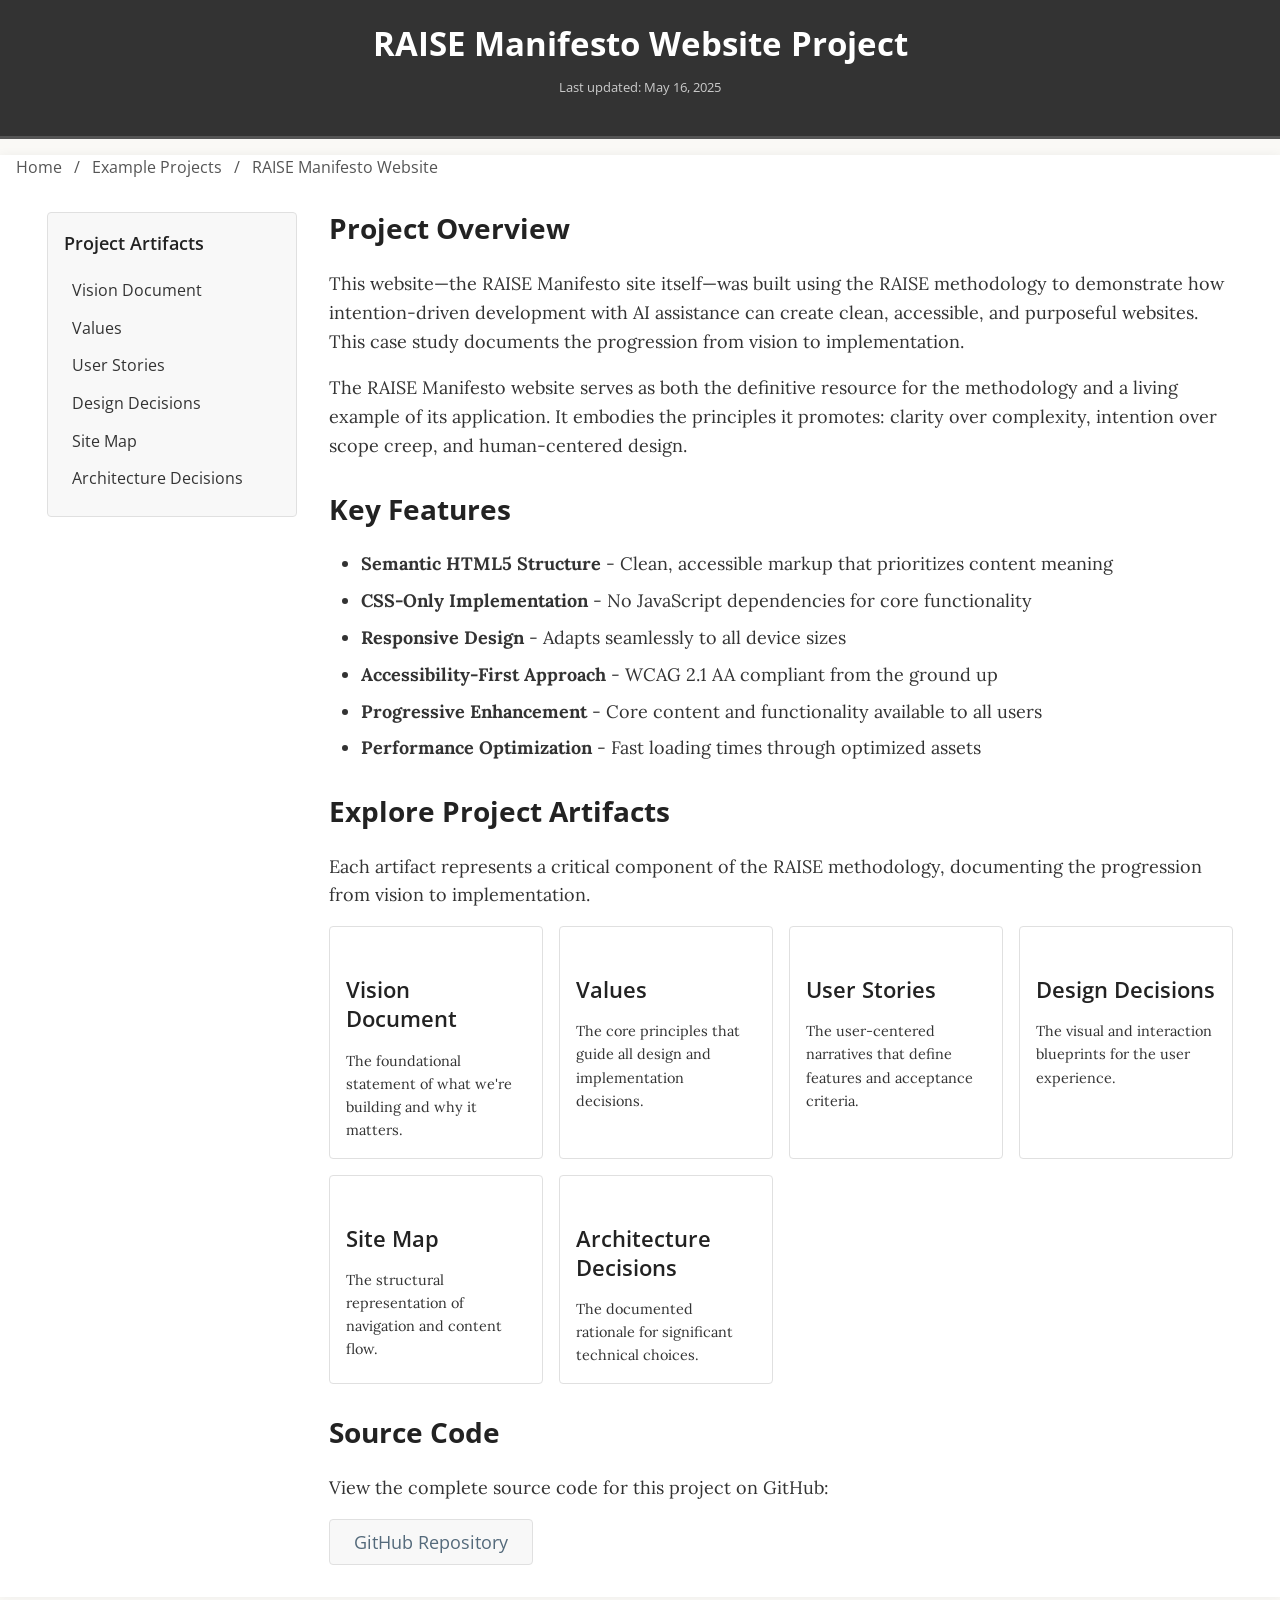
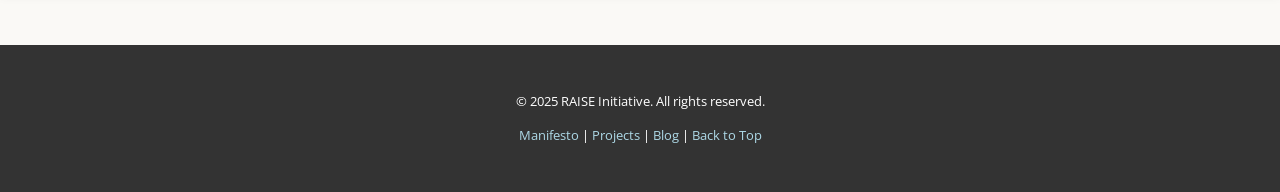
<file: projects/manifesto-site/index.html>
<!DOCTYPE html>
<html lang="en">
<head>
    <meta charset="UTF-8">
    <meta name="viewport" content="width=device-width, initial-scale=1.0">
    <meta name="description" content="RAISE Manifesto Website Project - An implementation of the RAISE methodology">
    <meta name="author" content="RAISE Initiative">
    <meta name="keywords" content="RAISE, Manifesto, Project, Example, Development, Methodology">
    
    <title>RAISE Manifesto Website Project</title>
    
    <!-- Favicon (using emoji as placeholder) -->
    <link rel="icon" href="data:image/svg+xml,<svg xmlns=%22http://www.w3.org/2000/svg%22 viewBox=%220 0 100 100%22><text y=%22.9em%22 font-size=%2290%22>🚀</text></svg>">
    <meta name="theme-color" content="#ffffff">
    
    <!-- Preconnect to Google Fonts -->
    <link rel="preconnect" href="https://fonts.googleapis.com">
    <link rel="preconnect" href="https://fonts.gstatic.com" crossorigin>
    
    <!-- Load Google Fonts with display=swap -->
    <link href="https://fonts.googleapis.com/css2?family=Lora:ital,wght@0,400..700;1,400..700&family=Open+Sans:ital,wght@0,300..800;1,300..800&display=swap" rel="stylesheet">
    
    <!-- Load CSS (global to specific) -->
    <link rel="stylesheet" href="/style.css">
    <link rel="stylesheet" href="/projects/projects.css">
    <link rel="stylesheet" href="/projects/manifesto-site/project.css">
</head>
<body>
    <a href="#project-content" class="skip-link visually-hidden">Skip to content</a>
    <header>
        <h1>RAISE Manifesto Website Project</h1>
        <p class="version">Last updated: <time datetime="2025-05-16">May 16, 2025</time></p>
    </header>

    <main id="project-content" class="project-page">
        <!-- Breadcrumb Navigation -->
        <nav aria-label="Breadcrumb" class="breadcrumb">
            <ol>
                <li><a href="../../">Home</a></li>
                <li><a href="../">Example Projects</a></li>
                <li aria-current="page">RAISE Manifesto Website</li>
            </ol>
        </nav>
        
        <div class="project-layout">
            <!-- Sidebar Navigation -->
            <aside class="project-sidebar">
                <nav aria-label="Project Artifacts">
                    <h2>Project Artifacts</h2>
                    <ul>
                        <li><a href="./vision/" class="artifact-link">Vision Document</a></li>
                        <li><a href="./values/" class="artifact-link">Values</a></li>
                        <li><a href="./stories/" class="artifact-link">User Stories</a></li>
                        <li><a href="./designs/" class="artifact-link">Design Decisions</a></li>
                        <li><a href="./sitemap/" class="artifact-link">Site Map</a></li>
                        <li><a href="./architecture/" class="artifact-link">Architecture Decisions</a></li>
                    </ul>
                </nav>
            </aside>
            
            <!-- Main Content -->
            <div class="project-content">
                <section class="project-overview">
                    <h2>Project Overview</h2>
                    <p>This website—the RAISE Manifesto site itself—was built using the RAISE methodology to demonstrate how intention-driven development with AI assistance can create clean, accessible, and purposeful websites. This case study documents the progression from vision to implementation.</p>
                    
                    <p>The RAISE Manifesto website serves as both the definitive resource for the methodology and a living example of its application. It embodies the principles it promotes: clarity over complexity, intention over scope creep, and human-centered design.</p>
                </section>
                
                <section class="key-features">
                    <h2>Key Features</h2>
                    <ul>
                        <li><strong>Semantic HTML5 Structure</strong> - Clean, accessible markup that prioritizes content meaning</li>
                        <li><strong>CSS-Only Implementation</strong> - No JavaScript dependencies for core functionality</li>
                        <li><strong>Responsive Design</strong> - Adapts seamlessly to all device sizes</li>
                        <li><strong>Accessibility-First Approach</strong> - WCAG 2.1 AA compliant from the ground up</li>
                        <li><strong>Progressive Enhancement</strong> - Core content and functionality available to all users</li>
                        <li><strong>Performance Optimization</strong> - Fast loading times through optimized assets</li>
                    </ul>
                </section>
                

                
                <section class="artifact-navigation">
                    <h2>Explore Project Artifacts</h2>
                    <p>Each artifact represents a critical component of the RAISE methodology, documenting the progression from vision to implementation.</p>
                    
                    <div class="artifact-cards">
                        <a href="./vision/" class="artifact-card">
                            <h3>Vision Document</h3>
                            <p>The foundational statement of what we're building and why it matters.</p>
                        </a>
                        
                        <a href="./values/" class="artifact-card">
                            <h3>Values</h3>
                            <p>The core principles that guide all design and implementation decisions.</p>
                        </a>
                        
                        <a href="./stories/" class="artifact-card">
                            <h3>User Stories</h3>
                            <p>The user-centered narratives that define features and acceptance criteria.</p>
                        </a>
                        
                        <a href="./designs/" class="artifact-card">
                            <h3>Design Decisions</h3>
                            <p>The visual and interaction blueprints for the user experience.</p>
                        </a>
                        
                        <a href="./sitemap/" class="artifact-card">
                            <h3>Site Map</h3>
                            <p>The structural representation of navigation and content flow.</p>
                        </a>
                        
                        <a href="./architecture/" class="artifact-card">
                            <h3>Architecture Decisions</h3>
                            <p>The documented rationale for significant technical choices.</p>
                        </a>
                    </div>
                </section>
                
                <section class="repository-link">
                    <h2>Source Code</h2>
                    <p>View the complete source code for this project on GitHub:</p>
                    <a href="https://github.com/raisedevmanifesto/raisedevmanifesto.github.io" class="github-link" target="_blank" rel="noopener">GitHub Repository</a>
                </section>
            </div>
        </div>
    </main>

    <footer>
        <p>&copy; 2025 RAISE Initiative. All rights reserved.</p>
        <p><a href="/">Manifesto</a> | <a href="/projects/">Projects</a> | <a href="/blog/">Blog</a> | <a href="#">Back to Top</a></p>
    </footer>
</body>
</html>
</file>
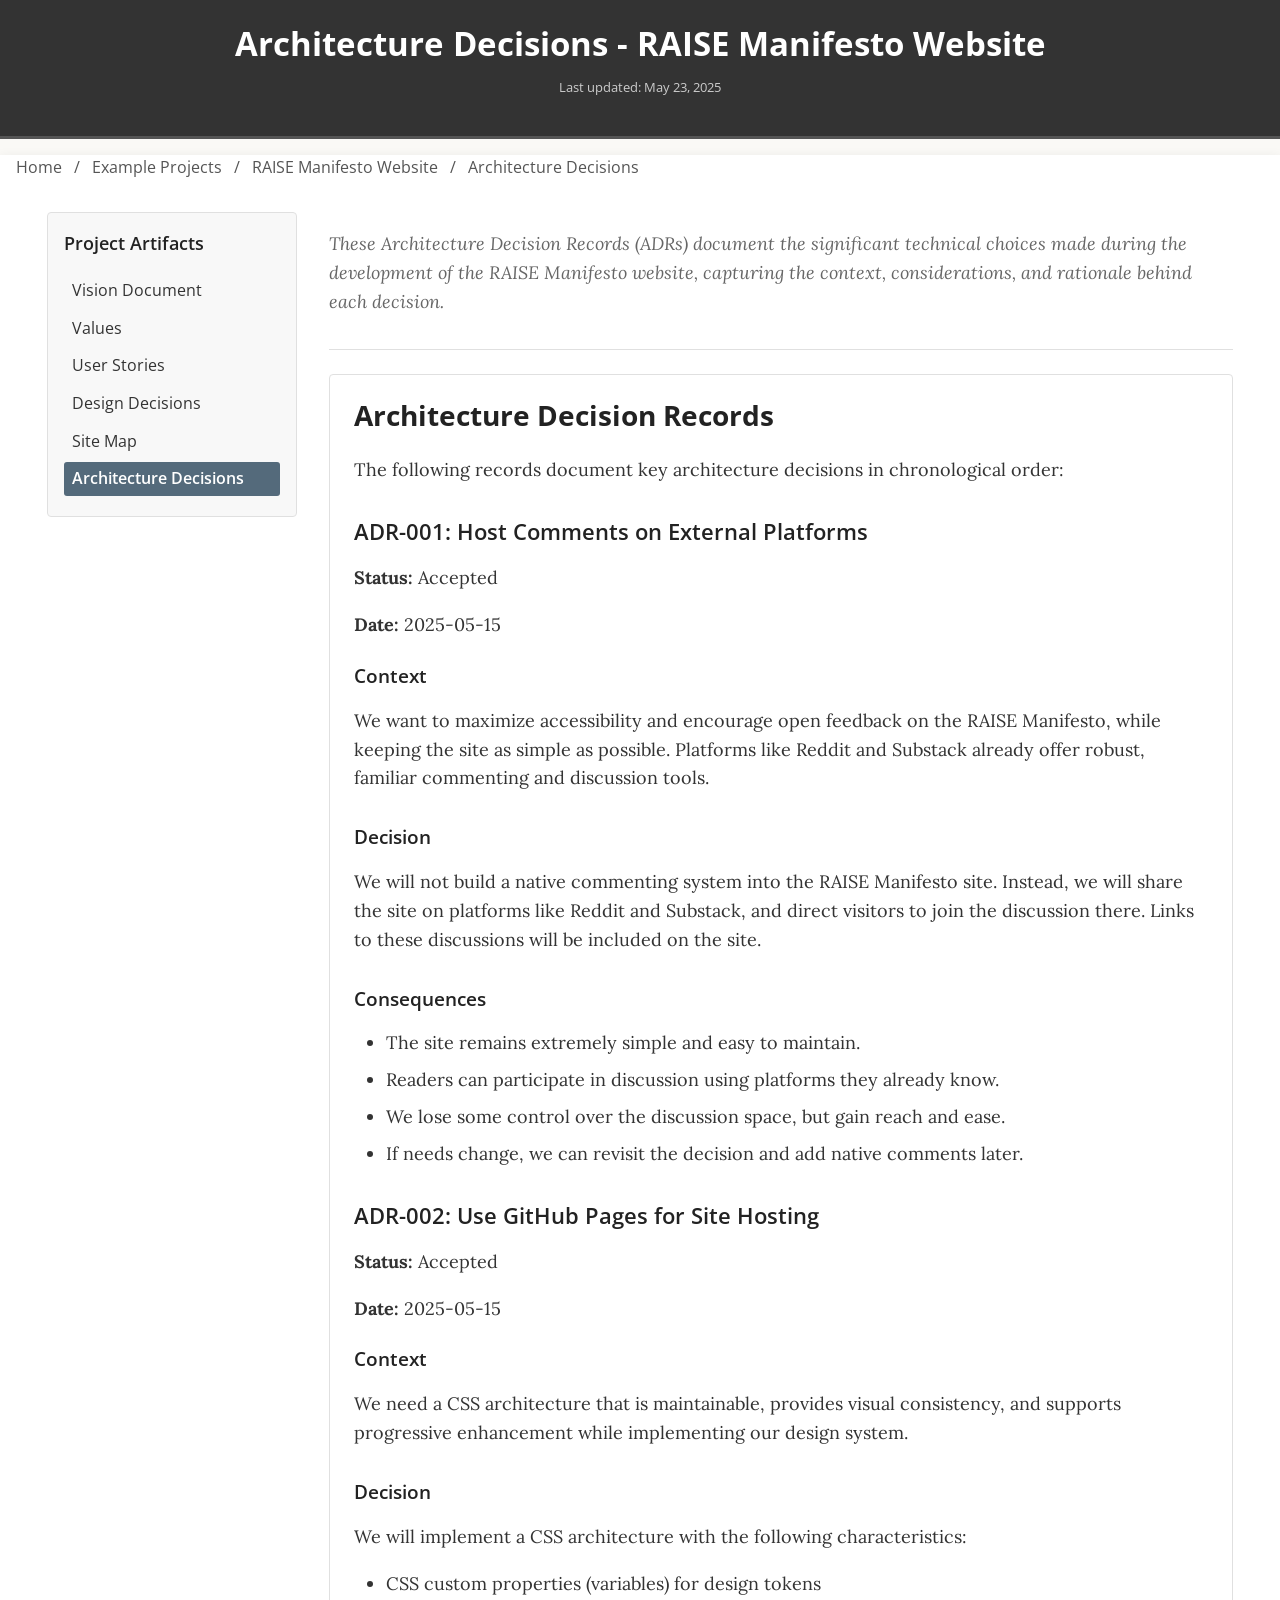
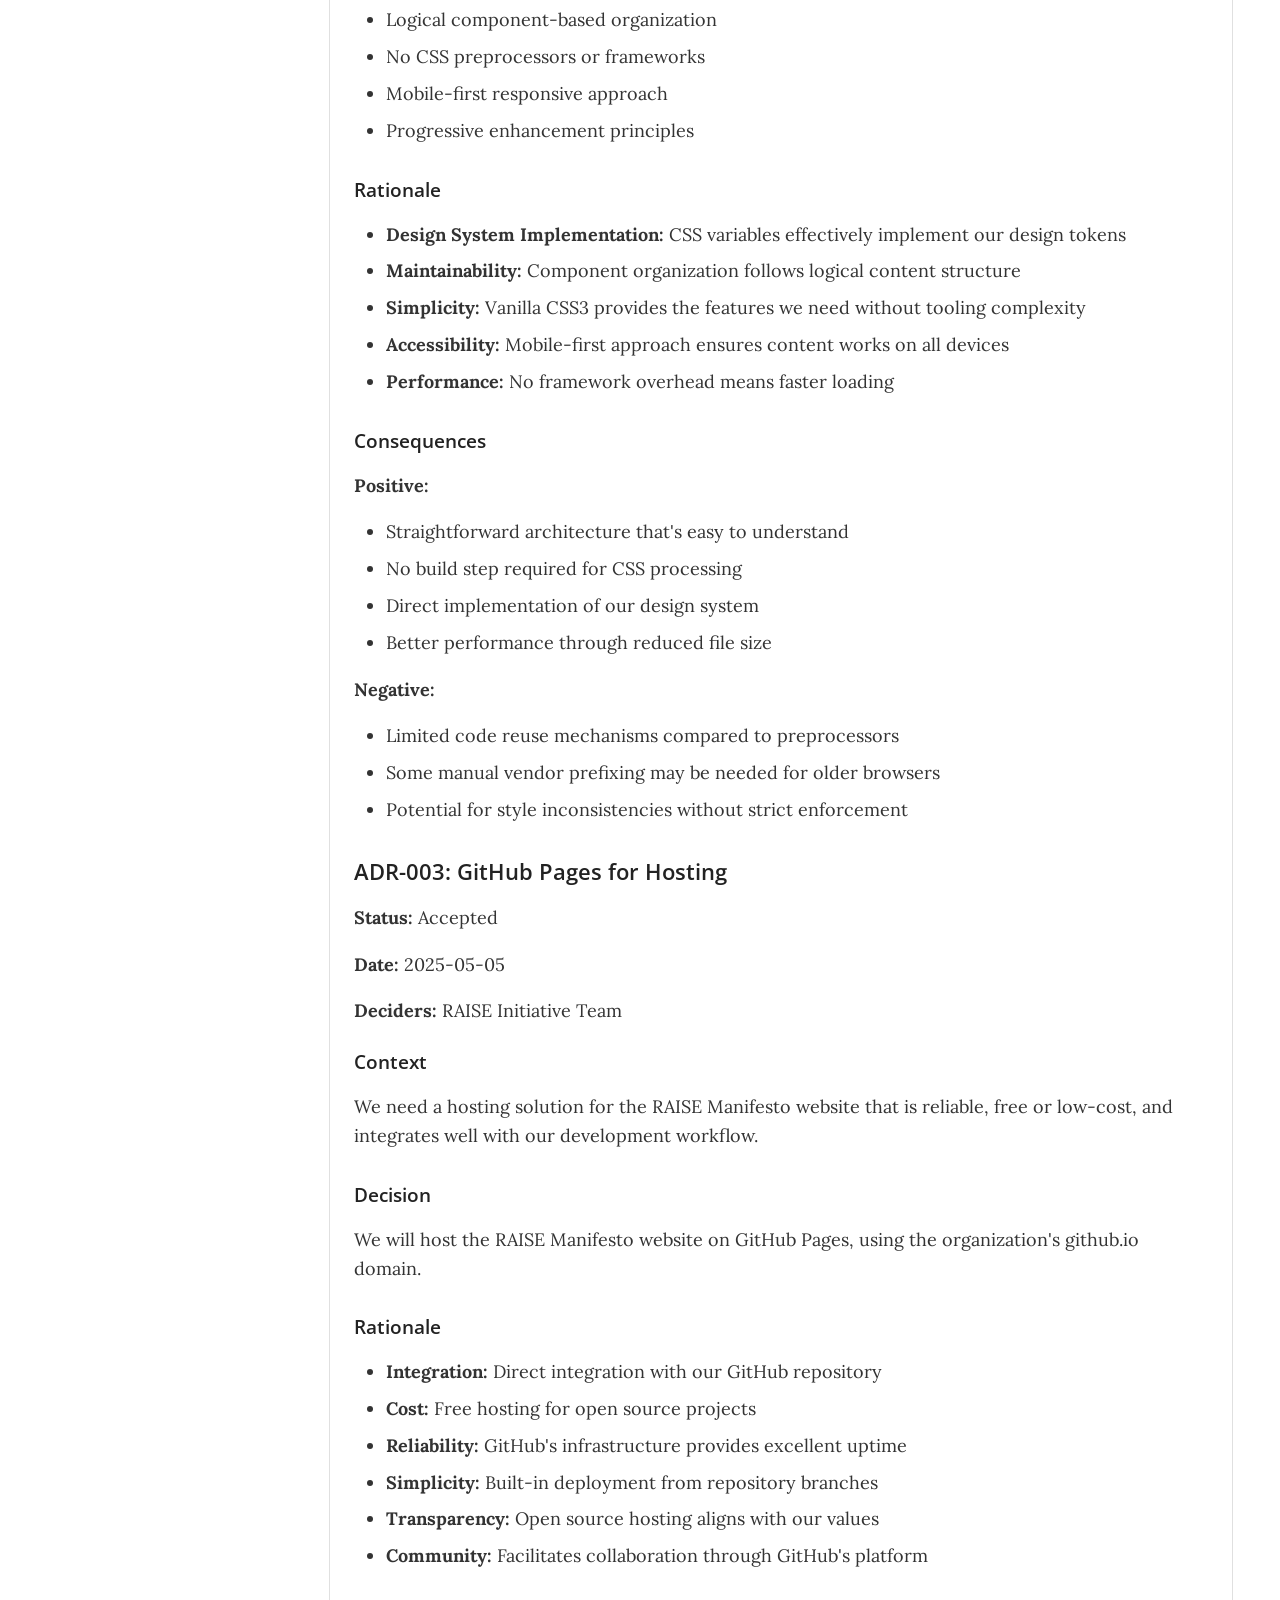
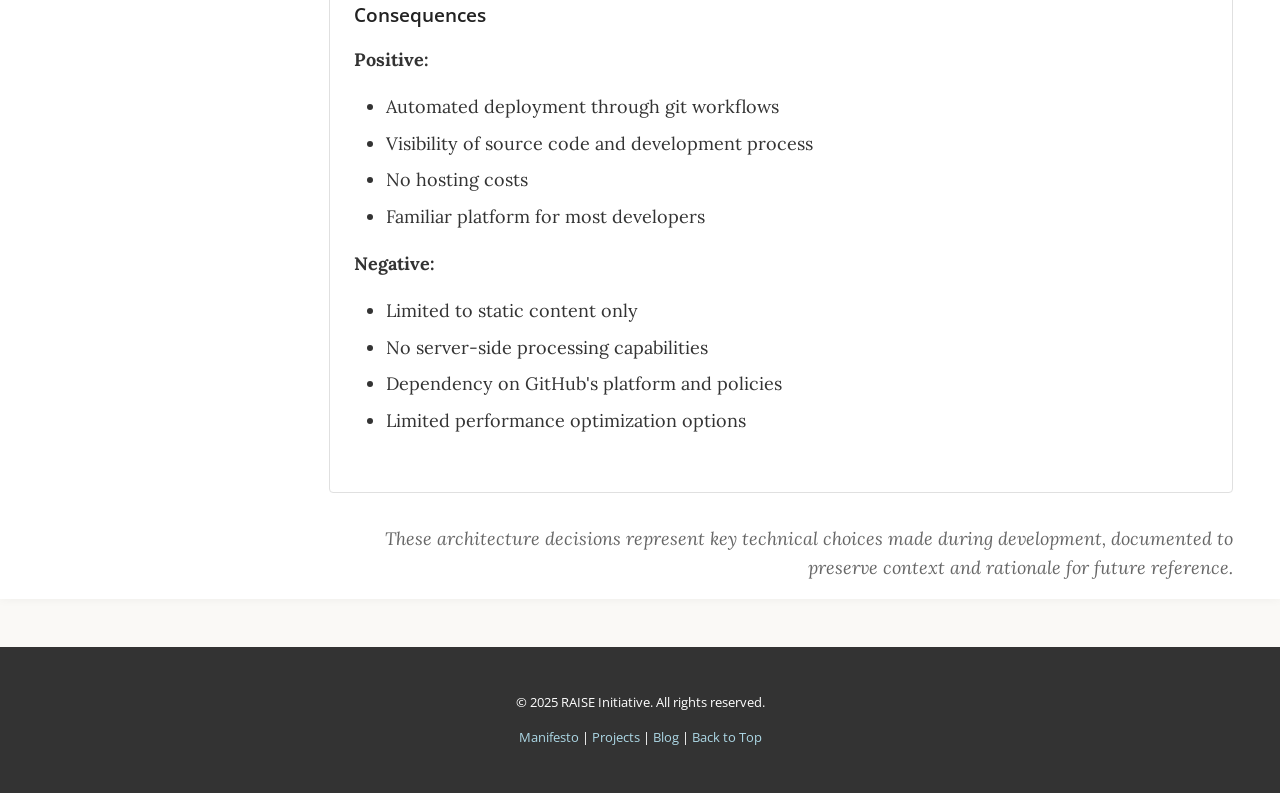
<file: projects/manifesto-site/architecture/index.html>
<!DOCTYPE html>
<html lang="en">
<head>
    <meta charset="UTF-8">
    <meta name="viewport" content="width=device-width, initial-scale=1.0">
    <meta name="description" content="Architecture Decisions for the RAISE Manifesto Website Project">
    <meta name="author" content="RAISE Initiative">
    <meta name="keywords" content="RAISE, Architecture Decisions, Manifesto, Project, Methodology">
    
    <title>Architecture Decisions - RAISE Manifesto Website Project</title>
    
    <!-- Favicon (using emoji as placeholder) -->
    <link rel="icon" href="data:image/svg+xml,<svg xmlns=%22http://www.w3.org/2000/svg%22 viewBox=%220 0 100 100%22><text y=%22.9em%22 font-size=%2290%22>🚀</text></svg>">
    <meta name="theme-color" content="#ffffff">
    
    <!-- Preconnect to Google Fonts -->
    <link rel="preconnect" href="https://fonts.googleapis.com">
    <link rel="preconnect" href="https://fonts.gstatic.com" crossorigin>
    
    <!-- Load Google Fonts with display=swap -->
    <link href="https://fonts.googleapis.com/css2?family=Lora:ital,wght@0,400..700;1,400..700&family=Open+Sans:ital,wght@0,300..800;1,300..800&display=swap" rel="stylesheet">
    
    <!-- Load CSS (global to specific) -->
    <link rel="stylesheet" href="/style.css">
    <link rel="stylesheet" href="/projects/projects.css">
    <link rel="stylesheet" href="/projects/manifesto-site/project.css">
</head>
<body>
    <a href="#artifact-content" class="skip-link visually-hidden">Skip to content</a>
    <header>
        <h1>Architecture Decisions - RAISE Manifesto Website</h1>
        <p class="version">Last updated: <time datetime="2025-05-23">May 23, 2025</time></p>
    </header>

    <main id="artifact-content" class="project-page">
        <!-- Breadcrumb Navigation -->
        <nav aria-label="Breadcrumb" class="breadcrumb">
            <ol>
                <li><a href="/">Home</a></li>
                <li><a href="/projects/">Example Projects</a></li>
                <li><a href="/blog/">RAISE Manifesto Website</a></li>
                <li aria-current="page">Architecture Decisions</li>
            </ol>
        </nav>
        
        <div class="project-layout">
            <!-- Sidebar Navigation -->
            <aside class="project-sidebar">
                <nav aria-label="Project Artifacts">
                    <h2>Project Artifacts</h2>
                    <ul>
                        <li><a href="../vision/" class="artifact-link">Vision Document</a></li>
                        <li><a href="../values/" class="artifact-link">Values</a></li>
                        <li><a href="../stories/" class="artifact-link">User Stories</a></li>
                        <li><a href="../designs/" class="artifact-link">Design Decisions</a></li>
                        <li><a href="../sitemap/" class="artifact-link">Site Map</a></li>
                        <li><a href="../architecture/" class="artifact-link" aria-current="page">Architecture Decisions</a></li>
                    </ul>
                </nav>
            </aside>
            
            <!-- Main Content -->
            <div class="project-content">
                <div class="artifact-description">
                    <p>These Architecture Decision Records (ADRs) document the significant technical choices made during the development of the RAISE Manifesto website, capturing the context, considerations, and rationale behind each decision.</p>
                </div>
                
                <div class="artifact-content">
                    <h2>Architecture Decision Records</h2>
                    
                    <p>The following records document key architecture decisions in chronological order:</p>
                    
                    <article class="adr">
                        <h3>ADR-001: Host Comments on External Platforms</h3>
                        
                        <div class="adr-metadata">
                            <p><strong>Status:</strong> Accepted</p>
                            <p><strong>Date:</strong> 2025-05-15</p>
                        </div>
                        
                        <section class="adr-section">
                            <h4>Context</h4>
                            <p>We want to maximize accessibility and encourage open feedback on the RAISE Manifesto, while keeping the site as simple as possible. Platforms like Reddit and Substack already offer robust, familiar commenting and discussion tools.</p>
                        </section>
                        
                        <section class="adr-section">
                            <h4>Decision</h4>
                            <p>We will not build a native commenting system into the RAISE Manifesto site. Instead, we will share the site on platforms like Reddit and Substack, and direct visitors to join the discussion there. Links to these discussions will be included on the site.</p>
                        </section>
                        
                        <section class="adr-section">
                            <h4>Consequences</h4>
                            <ul>
                                <li>The site remains extremely simple and easy to maintain.</li>
                                <li>Readers can participate in discussion using platforms they already know.</li>
                                <li>We lose some control over the discussion space, but gain reach and ease.</li>
                                <li>If needs change, we can revisit the decision and add native comments later.</li>
                            </ul>
                        </section>
                    </article>
                    
                    <article class="adr">
                        <h3>ADR-002: Use GitHub Pages for Site Hosting</h3>
                        
                        <div class="adr-metadata">
                            <p><strong>Status:</strong> Accepted</p>
                            <p><strong>Date:</strong> 2025-05-15</p>
                        </div>
                        
                        <section class="adr-section">
                            <h4>Context</h4>
                            <p>We need a CSS architecture that is maintainable, provides visual consistency, and supports progressive enhancement while implementing our design system.</p>
                        </section>
                        
                        <section class="adr-section">
                            <h4>Decision</h4>
                            <p>We will implement a CSS architecture with the following characteristics:</p>
                            <ul>
                                <li>CSS custom properties (variables) for design tokens</li>
                                <li>Logical component-based organization</li>
                                <li>No CSS preprocessors or frameworks</li>
                                <li>Mobile-first responsive approach</li>
                                <li>Progressive enhancement principles</li>
                            </ul>
                        </section>
                        
                        <section class="adr-section">
                            <h4>Rationale</h4>
                            <ul>
                                <li><strong>Design System Implementation:</strong> CSS variables effectively implement our design tokens</li>
                                <li><strong>Maintainability:</strong> Component organization follows logical content structure</li>
                                <li><strong>Simplicity:</strong> Vanilla CSS3 provides the features we need without tooling complexity</li>
                                <li><strong>Accessibility:</strong> Mobile-first approach ensures content works on all devices</li>
                                <li><strong>Performance:</strong> No framework overhead means faster loading</li>
                            </ul>
                        </section>
                        
                        <section class="adr-section">
                            <h4>Consequences</h4>
                            <p><strong>Positive:</strong></p>
                            <ul>
                                <li>Straightforward architecture that's easy to understand</li>
                                <li>No build step required for CSS processing</li>
                                <li>Direct implementation of our design system</li>
                                <li>Better performance through reduced file size</li>
                            </ul>
                            
                            <p><strong>Negative:</strong></p>
                            <ul>
                                <li>Limited code reuse mechanisms compared to preprocessors</li>
                                <li>Some manual vendor prefixing may be needed for older browsers</li>
                                <li>Potential for style inconsistencies without strict enforcement</li>
                            </ul>
                        </section>
                    </article>
                    
                    <article class="adr">
                        <h3>ADR-003: GitHub Pages for Hosting</h3>
                        
                        <div class="adr-metadata">
                            <p><strong>Status:</strong> Accepted</p>
                            <p><strong>Date:</strong> 2025-05-05</p>
                            <p><strong>Deciders:</strong> RAISE Initiative Team</p>
                        </div>
                        
                        <section class="adr-section">
                            <h4>Context</h4>
                            <p>We need a hosting solution for the RAISE Manifesto website that is reliable, free or low-cost, and integrates well with our development workflow.</p>
                        </section>
                        
                        <section class="adr-section">
                            <h4>Decision</h4>
                            <p>We will host the RAISE Manifesto website on GitHub Pages, using the organization's github.io domain.</p>
                        </section>
                        
                        <section class="adr-section">
                            <h4>Rationale</h4>
                            <ul>
                                <li><strong>Integration:</strong> Direct integration with our GitHub repository</li>
                                <li><strong>Cost:</strong> Free hosting for open source projects</li>
                                <li><strong>Reliability:</strong> GitHub's infrastructure provides excellent uptime</li>
                                <li><strong>Simplicity:</strong> Built-in deployment from repository branches</li>
                                <li><strong>Transparency:</strong> Open source hosting aligns with our values</li>
                                <li><strong>Community:</strong> Facilitates collaboration through GitHub's platform</li>
                            </ul>
                        </section>
                        
                        <section class="adr-section">
                            <h4>Consequences</h4>
                            <p><strong>Positive:</strong></p>
                            <ul>
                                <li>Automated deployment through git workflows</li>
                                <li>Visibility of source code and development process</li>
                                <li>No hosting costs</li>
                                <li>Familiar platform for most developers</li>
                            </ul>
                            
                            <p><strong>Negative:</strong></p>
                            <ul>
                                <li>Limited to static content only</li>
                                <li>No server-side processing capabilities</li>
                                <li>Dependency on GitHub's platform and policies</li>
                                <li>Limited performance optimization options</li>
                            </ul>
                        </section>
                    </article>
                </div>
                
                <p class="artifact-timestamp">These architecture decisions represent key technical choices made during development, documented to preserve context and rationale for future reference.</p>
            </div>
        </div>
    </main>

    <footer>
        <p>&copy; 2025 RAISE Initiative. All rights reserved.</p>
        <p><a href="/">Manifesto</a> | <a href="/projects/">Projects</a> | <a href="/blog/">Blog</a> | <a href="#">Back to Top</a></p>
    </footer>
</body>
</html>
</file>
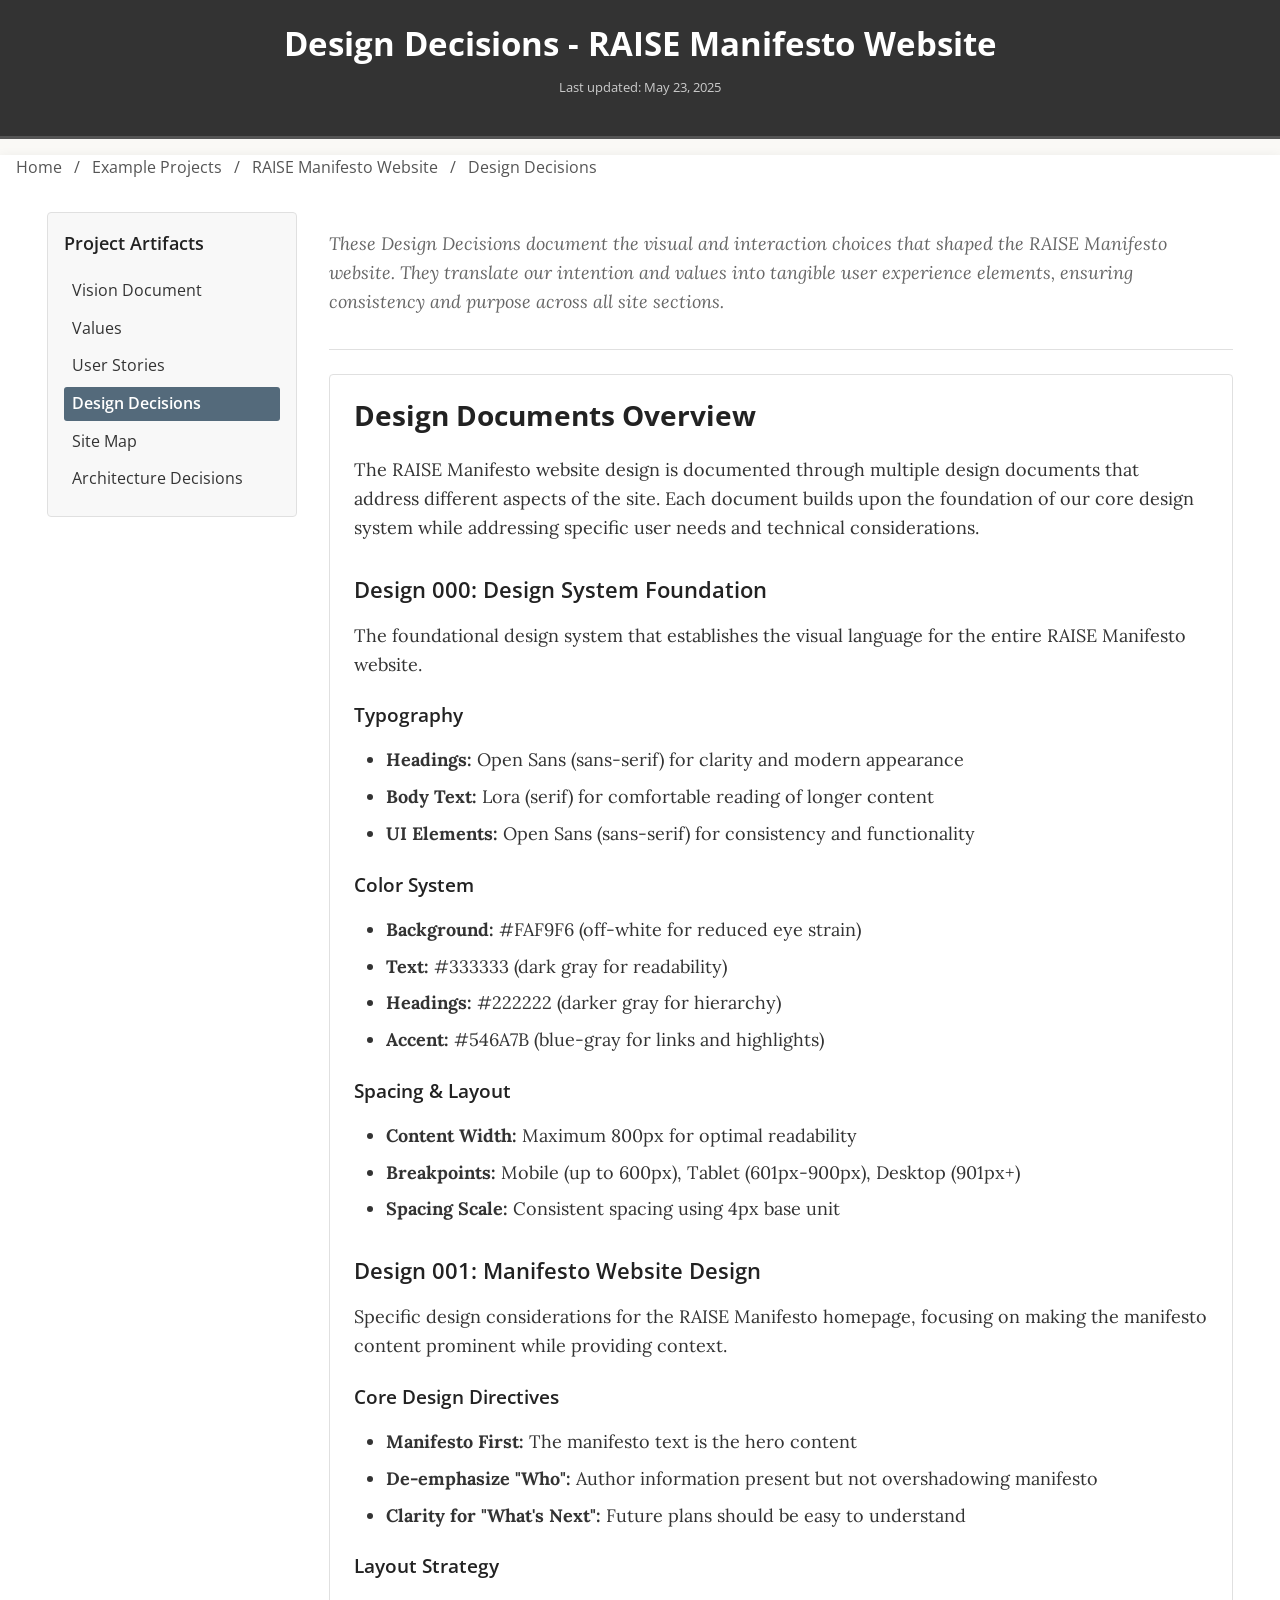
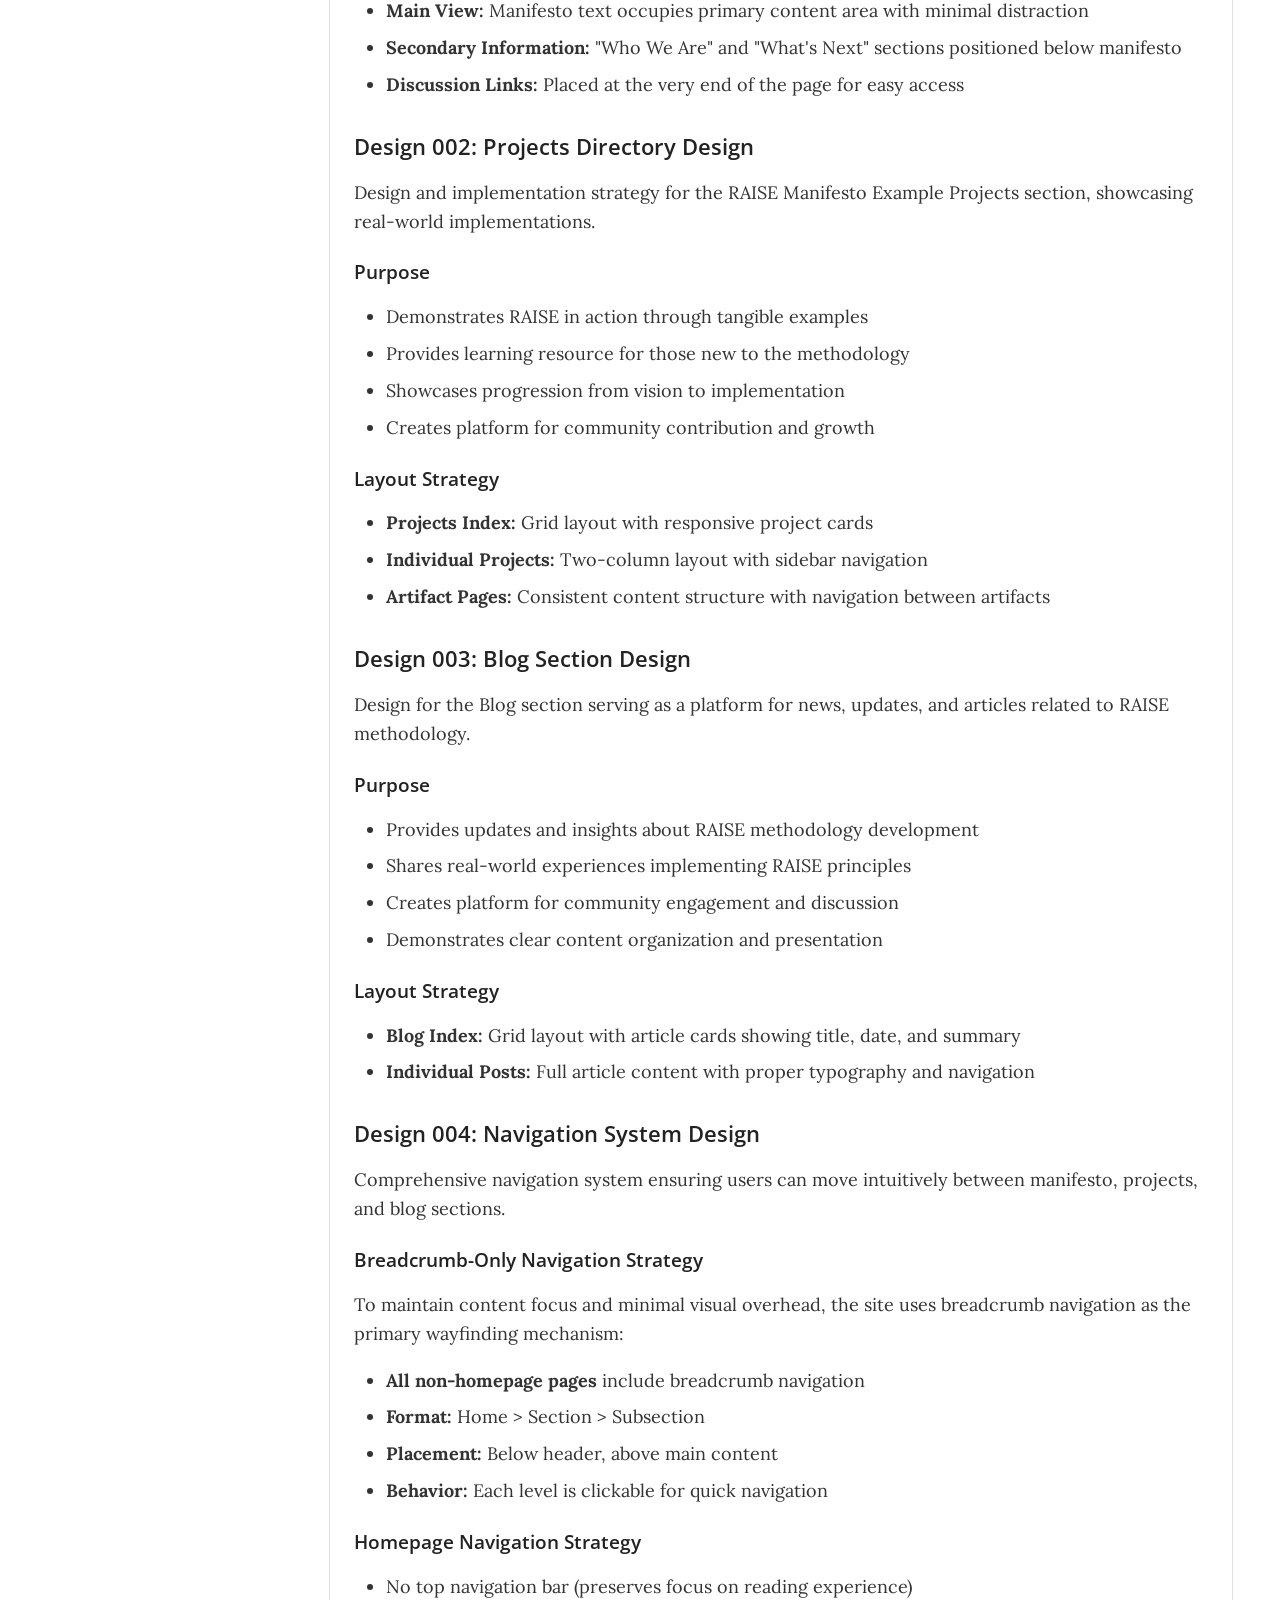
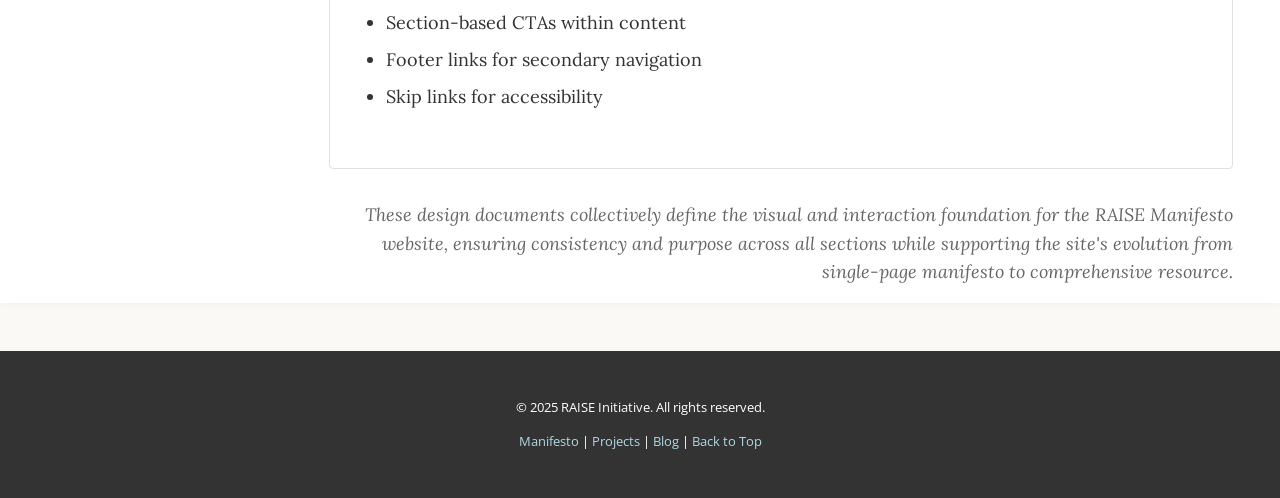
<file: projects/manifesto-site/designs/index.html>
<!DOCTYPE html>
<html lang="en">
<head>
    <meta charset="UTF-8">
    <meta name="viewport" content="width=device-width, initial-scale=1.0">
    <meta name="description" content="Design Decisions for the RAISE Manifesto Website Project">
    <meta name="author" content="RAISE Initiative">
    <meta name="keywords" content="RAISE, Design Decisions, Manifesto, Project, Methodology">
    
    <title>Design Decisions - RAISE Manifesto Website Project</title>
    
    <!-- Favicon (using emoji as placeholder) -->
    <link rel="icon" href="data:image/svg+xml,<svg xmlns=%22http://www.w3.org/2000/svg%22 viewBox=%220 0 100 100%22><text y=%22.9em%22 font-size=%2290%22>🚀</text></svg>">
    <meta name="theme-color" content="#ffffff">
    
    <!-- Preconnect to Google Fonts -->
    <link rel="preconnect" href="https://fonts.googleapis.com">
    <link rel="preconnect" href="https://fonts.gstatic.com" crossorigin>
    
    <!-- Load Google Fonts with display=swap -->
    <link href="https://fonts.googleapis.com/css2?family=Lora:ital,wght@0,400..700;1,400..700&family=Open+Sans:ital,wght@0,300..800;1,300..800&display=swap" rel="stylesheet">
    
    <!-- Load CSS (global to specific) -->
    <link rel="stylesheet" href="/style.css">
    <link rel="stylesheet" href="/projects/projects.css">
    <link rel="stylesheet" href="/projects/manifesto-site/project.css">
</head>
<body>
    <a href="#artifact-content" class="skip-link visually-hidden">Skip to content</a>
    <header>
        <h1>Design Decisions - RAISE Manifesto Website</h1>
        <p class="version">Last updated: <time datetime="2025-05-23">May 23, 2025</time></p>
    </header>

    <main id="artifact-content" class="project-page">
        <!-- Breadcrumb Navigation -->
        <nav aria-label="Breadcrumb" class="breadcrumb">
            <ol>
                <li><a href="/">Home</a></li>
                <li><a href="/projects/">Example Projects</a></li>
                <li><a href="/blog/">RAISE Manifesto Website</a></li>
                <li aria-current="page">Design Decisions</li>
            </ol>
        </nav>
        
        <div class="project-layout">
            <!-- Sidebar Navigation -->
            <aside class="project-sidebar">
                <nav aria-label="Project Artifacts">
                    <h2>Project Artifacts</h2>
                    <ul>
                        <li><a href="../vision/" class="artifact-link">Vision Document</a></li>
                        <li><a href="../values/" class="artifact-link">Values</a></li>
                        <li><a href="../stories/" class="artifact-link">User Stories</a></li>
                        <li><a href="../designs/" class="artifact-link" aria-current="page">Design Decisions</a></li>
                        <li><a href="../sitemap/" class="artifact-link">Site Map</a></li>
                        <li><a href="../architecture/" class="artifact-link">Architecture Decisions</a></li>
                    </ul>
                </nav>
            </aside>
            
            <!-- Main Content -->
            <div class="project-content">
                <div class="artifact-description">
                    <p>These Design Decisions document the visual and interaction choices that shaped the RAISE Manifesto website. They translate our intention and values into tangible user experience elements, ensuring consistency and purpose across all site sections.</p>
                </div>
                
                <div class="artifact-content">
                    <h2>Design Documents Overview</h2>
                    
                    <p>The RAISE Manifesto website design is documented through multiple design documents that address different aspects of the site. Each document builds upon the foundation of our core design system while addressing specific user needs and technical considerations.</p>
                    
                    <section>
                        <h3>Design 000: Design System Foundation</h3>
                        <p>The foundational design system that establishes the visual language for the entire RAISE Manifesto website.</p>
                        
                        <h4>Typography</h4>
                        <ul>
                            <li><strong>Headings:</strong> Open Sans (sans-serif) for clarity and modern appearance</li>
                            <li><strong>Body Text:</strong> Lora (serif) for comfortable reading of longer content</li>
                            <li><strong>UI Elements:</strong> Open Sans (sans-serif) for consistency and functionality</li>
                        </ul>
                        
                        <h4>Color System</h4>
                        <ul>
                            <li><strong>Background:</strong> #FAF9F6 (off-white for reduced eye strain)</li>
                            <li><strong>Text:</strong> #333333 (dark gray for readability)</li>
                            <li><strong>Headings:</strong> #222222 (darker gray for hierarchy)</li>
                            <li><strong>Accent:</strong> #546A7B (blue-gray for links and highlights)</li>
                        </ul>
                        
                        <h4>Spacing & Layout</h4>
                        <ul>
                            <li><strong>Content Width:</strong> Maximum 800px for optimal readability</li>
                            <li><strong>Breakpoints:</strong> Mobile (up to 600px), Tablet (601px-900px), Desktop (901px+)</li>
                            <li><strong>Spacing Scale:</strong> Consistent spacing using 4px base unit</li>
                        </ul>
                    </section>
                    
                    <section>
                        <h3>Design 001: Manifesto Website Design</h3>
                        <p>Specific design considerations for the RAISE Manifesto homepage, focusing on making the manifesto content prominent while providing context.</p>
                        
                        <h4>Core Design Directives</h4>
                        <ul>
                            <li><strong>Manifesto First:</strong> The manifesto text is the hero content</li>
                            <li><strong>De-emphasize "Who":</strong> Author information present but not overshadowing manifesto</li>
                            <li><strong>Clarity for "What's Next":</strong> Future plans should be easy to understand</li>
                        </ul>
                        
                        <h4>Layout Strategy</h4>
                        <ul>
                            <li><strong>Main View:</strong> Manifesto text occupies primary content area with minimal distraction</li>
                            <li><strong>Secondary Information:</strong> "Who We Are" and "What's Next" sections positioned below manifesto</li>
                            <li><strong>Discussion Links:</strong> Placed at the very end of the page for easy access</li>
                        </ul>
                    </section>
                    
                    <section>
                        <h3>Design 002: Projects Directory Design</h3>
                        <p>Design and implementation strategy for the RAISE Manifesto Example Projects section, showcasing real-world implementations.</p>
                        
                        <h4>Purpose</h4>
                        <ul>
                            <li>Demonstrates RAISE in action through tangible examples</li>
                            <li>Provides learning resource for those new to the methodology</li>
                            <li>Showcases progression from vision to implementation</li>
                            <li>Creates platform for community contribution and growth</li>
                        </ul>
                        
                        <h4>Layout Strategy</h4>
                        <ul>
                            <li><strong>Projects Index:</strong> Grid layout with responsive project cards</li>
                            <li><strong>Individual Projects:</strong> Two-column layout with sidebar navigation</li>
                            <li><strong>Artifact Pages:</strong> Consistent content structure with navigation between artifacts</li>
                        </ul>
                    </section>
                    
                    <section>
                        <h3>Design 003: Blog Section Design</h3>
                        <p>Design for the Blog section serving as a platform for news, updates, and articles related to RAISE methodology.</p>
                        
                        <h4>Purpose</h4>
                        <ul>
                            <li>Provides updates and insights about RAISE methodology development</li>
                            <li>Shares real-world experiences implementing RAISE principles</li>
                            <li>Creates platform for community engagement and discussion</li>
                            <li>Demonstrates clear content organization and presentation</li>
                        </ul>
                        
                        <h4>Layout Strategy</h4>
                        <ul>
                            <li><strong>Blog Index:</strong> Grid layout with article cards showing title, date, and summary</li>
                            <li><strong>Individual Posts:</strong> Full article content with proper typography and navigation</li>
                        </ul>
                    </section>
                    
                    <section>
                        <h3>Design 004: Navigation System Design</h3>
                        <p>Comprehensive navigation system ensuring users can move intuitively between manifesto, projects, and blog sections.</p>
                        
                        <h4>Breadcrumb-Only Navigation Strategy</h4>
                        <p>To maintain content focus and minimal visual overhead, the site uses breadcrumb navigation as the primary wayfinding mechanism:</p>
                        <ul>
                            <li><strong>All non-homepage pages</strong> include breadcrumb navigation</li>
                            <li><strong>Format:</strong> Home > Section > Subsection</li>
                            <li><strong>Placement:</strong> Below header, above main content</li>
                            <li><strong>Behavior:</strong> Each level is clickable for quick navigation</li>
                        </ul>
                        
                        <h4>Homepage Navigation Strategy</h4>
                        <ul>
                            <li>No top navigation bar (preserves focus on reading experience)</li>
                            <li>Section-based CTAs within content</li>
                            <li>Footer links for secondary navigation</li>
                            <li>Skip links for accessibility</li>
                        </ul>
                    </section>
                </div>
                
                <p class="artifact-timestamp">These design documents collectively define the visual and interaction foundation for the RAISE Manifesto website, ensuring consistency and purpose across all sections while supporting the site's evolution from single-page manifesto to comprehensive resource.</p>
            </div>
        </div>
    </main>

    <footer>
        <p>&copy; 2025 RAISE Initiative. All rights reserved.</p>
        <p><a href="/">Manifesto</a> | <a href="/projects/">Projects</a> | <a href="/blog/">Blog</a> | <a href="#">Back to Top</a></p>
    </footer>
</body>
</html>
</file>
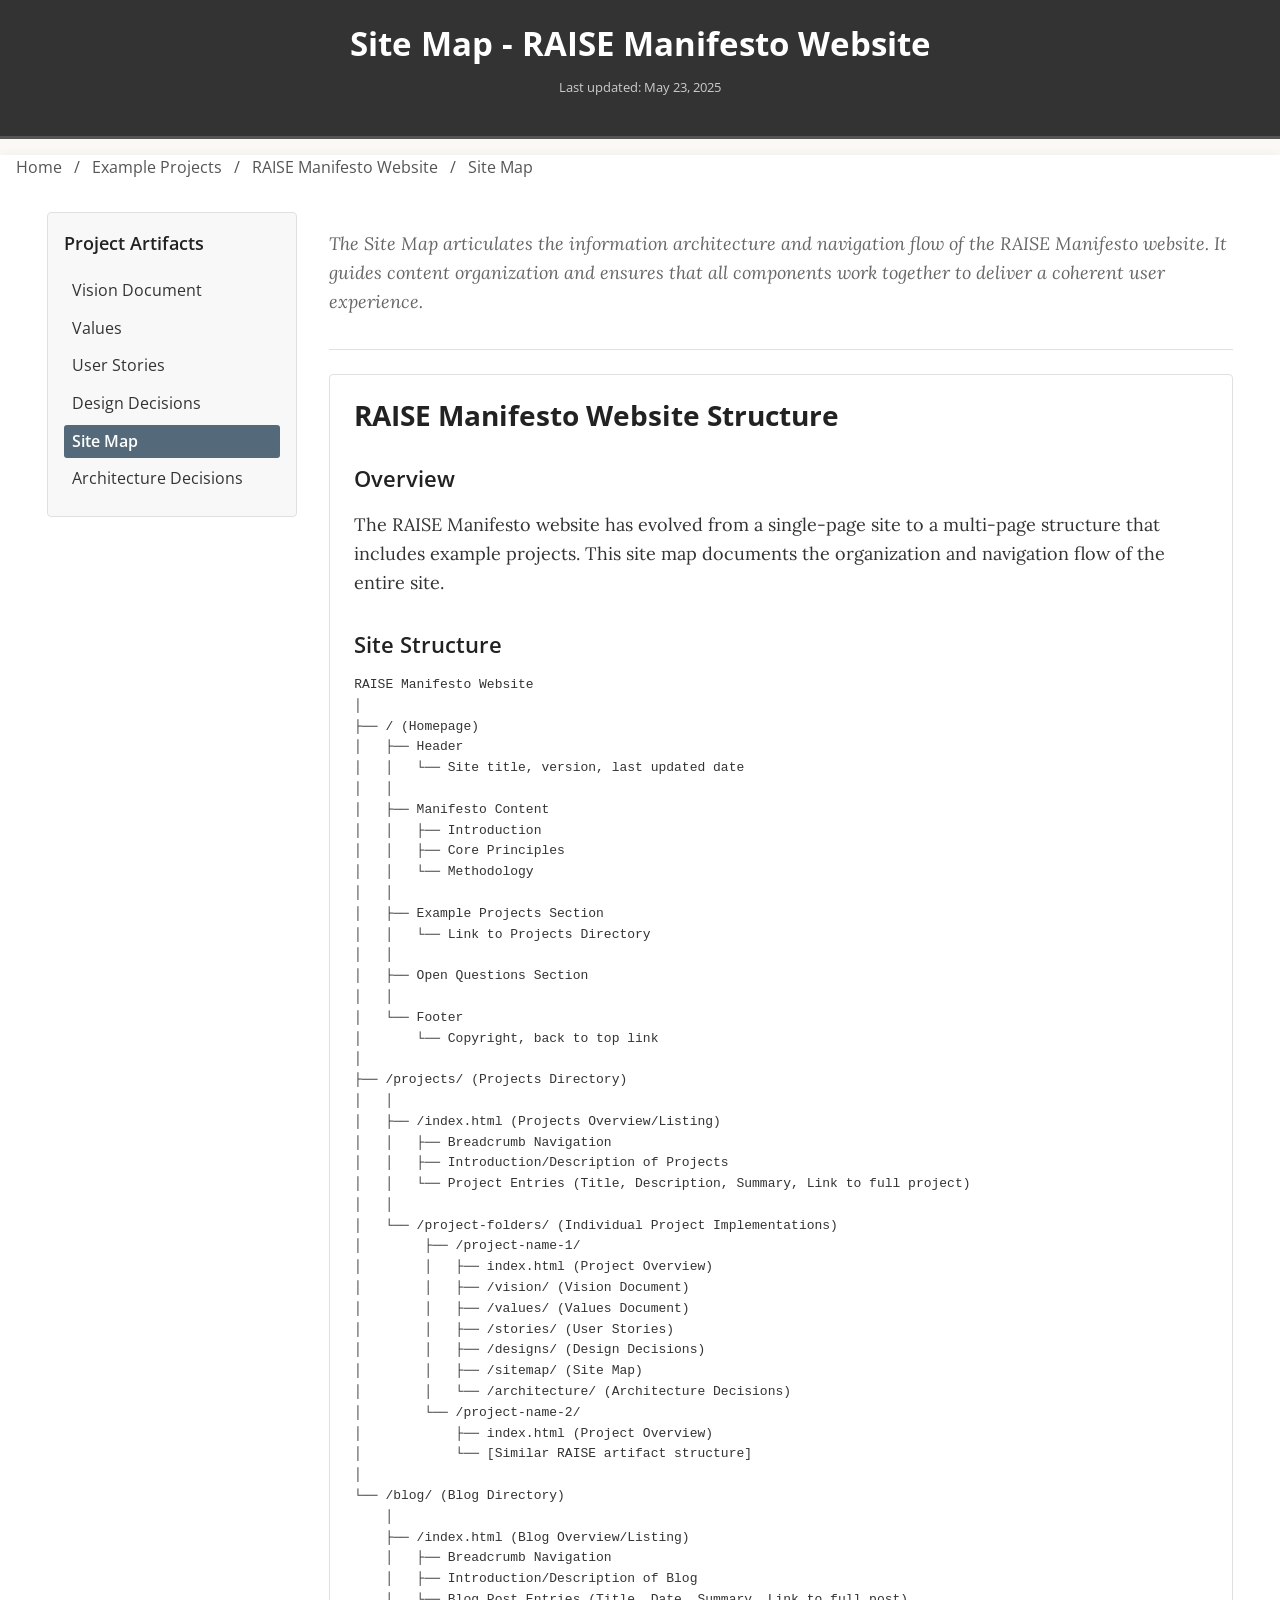
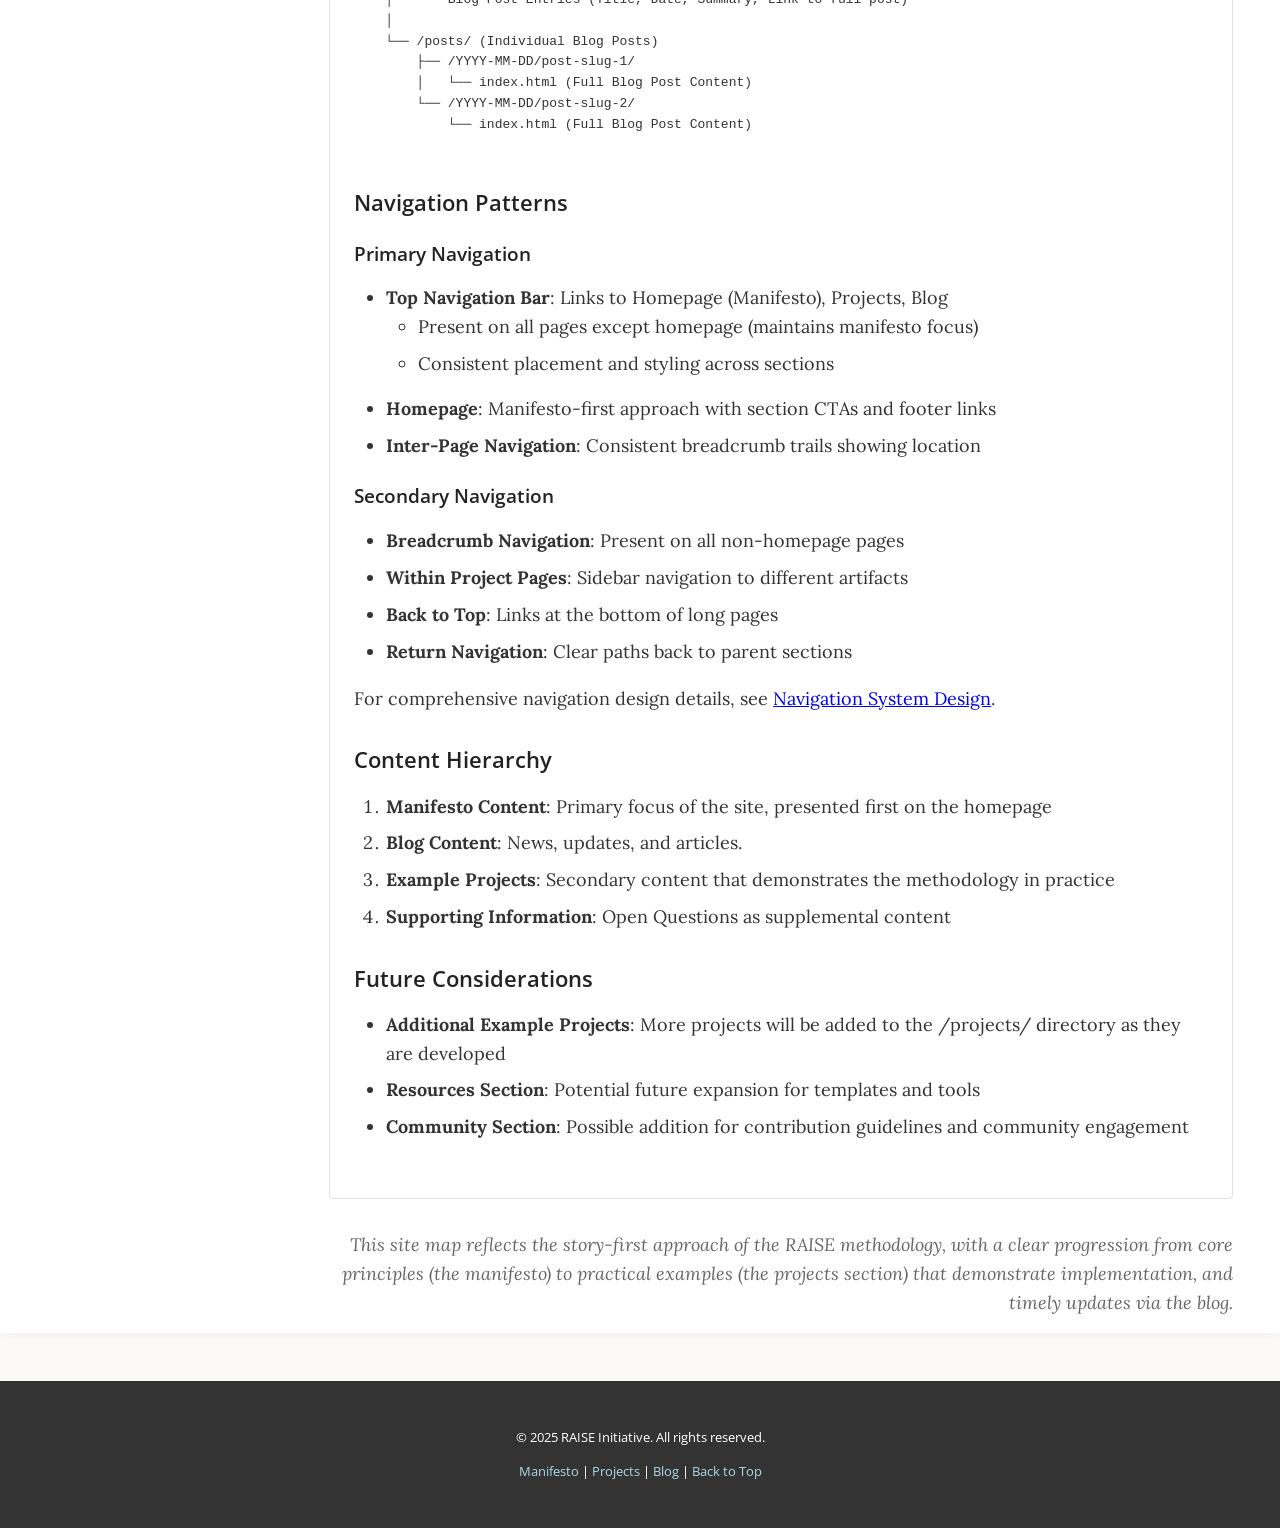
<file: projects/manifesto-site/sitemap/index.html>
<!DOCTYPE html>
<html lang="en">
<head>
    <meta charset="UTF-8">
    <meta name="viewport" content="width=device-width, initial-scale=1.0">
    <meta name="description" content="Site Map for the RAISE Manifesto Website Project">
    <meta name="author" content="RAISE Initiative">
    <meta name="keywords" content="RAISE, Site Map, Manifesto, Project, Methodology">
    
    <title>Site Map - RAISE Manifesto Website Project</title>
    
    <!-- Favicon (using emoji as placeholder) -->
    <link rel="icon" href="data:image/svg+xml,<svg xmlns=%22http://www.w3.org/2000/svg%22 viewBox=%220 0 100 100%22><text y=%22.9em%22 font-size=%2290%22>🚀</text></svg>">
    <meta name="theme-color" content="#ffffff">
    
    <!-- Preconnect to Google Fonts -->
    <link rel="preconnect" href="https://fonts.googleapis.com">
    <link rel="preconnect" href="https://fonts.gstatic.com" crossorigin>
    
    <!-- Load Google Fonts with display=swap -->
    <link href="https://fonts.googleapis.com/css2?family=Lora:ital,wght@0,400..700;1,400..700&family=Open+Sans:ital,wght@0,300..800;1,300..800&display=swap" rel="stylesheet">
    
    <!-- Load CSS (global to specific) -->
    <link rel="stylesheet" href="/style.css">
    <link rel="stylesheet" href="/projects/projects.css">
    <link rel="stylesheet" href="/projects/manifesto-site/project.css">
</head>
<body>
    <a href="#artifact-content" class="skip-link visually-hidden">Skip to content</a>
    <header>
        <h1>Site Map - RAISE Manifesto Website</h1>
        <p class="version">Last updated: <time datetime="2025-05-23">May 23, 2025</time></p>
    </header>

    <main id="artifact-content" class="project-page">
        <!-- Breadcrumb Navigation -->
        <nav aria-label="Breadcrumb" class="breadcrumb">
            <ol>
                <li><a href="/">Home</a></li>
                <li><a href="/projects/">Example Projects</a></li>
                <li><a href="/blog/">RAISE Manifesto Website</a></li>
                <li aria-current="page">Site Map</li>
            </ol>
        </nav>
        
        <div class="project-layout">
            <!-- Sidebar Navigation -->
            <aside class="project-sidebar">
                <nav aria-label="Project Artifacts">
                    <h2>Project Artifacts</h2>
                    <ul>
                        <li><a href="../vision/" class="artifact-link">Vision Document</a></li>
                        <li><a href="../values/" class="artifact-link">Values</a></li>
                        <li><a href="../stories/" class="artifact-link">User Stories</a></li>
                        <li><a href="../designs/" class="artifact-link">Design Decisions</a></li>
                        <li><a href="../sitemap/" class="artifact-link" aria-current="page">Site Map</a></li>
                        <li><a href="../architecture/" class="artifact-link">Architecture Decisions</a></li>
                    </ul>
                </nav>
            </aside>
            
            <!-- Main Content -->
            <div class="project-content">
                <div class="artifact-description">
                    <p>The Site Map articulates the information architecture and navigation flow of the RAISE Manifesto website. It guides content organization and ensures that all components work together to deliver a coherent user experience.</p>
                </div>
                
                <div class="artifact-content">
                    <h2>RAISE Manifesto Website Structure</h2>
                    
                    <section>
                        <h3>Overview</h3>
                        <p>The RAISE Manifesto website has evolved from a single-page site to a multi-page structure that includes example projects. This site map documents the organization and navigation flow of the entire site.</p>
                    </section>
                    
                    <section>
                        <h3>Site Structure</h3>
                        <pre class="sitemap-structure">
RAISE Manifesto Website
│
├── / (Homepage)
│   ├── Header
│   │   └── Site title, version, last updated date
│   │
│   ├── Manifesto Content
│   │   ├── Introduction
│   │   ├── Core Principles
│   │   └── Methodology
│   │
│   ├── Example Projects Section
│   │   └── Link to Projects Directory
│   │
│   ├── Open Questions Section
│   │
│   └── Footer
│       └── Copyright, back to top link
│
├── /projects/ (Projects Directory)
│   │
│   ├── /index.html (Projects Overview/Listing)
│   │   ├── Breadcrumb Navigation
│   │   ├── Introduction/Description of Projects
│   │   └── Project Entries (Title, Description, Summary, Link to full project)
│   │
│   └── /project-folders/ (Individual Project Implementations)
│        ├── /project-name-1/
│        │   ├── index.html (Project Overview)
│        │   ├── /vision/ (Vision Document)
│        │   ├── /values/ (Values Document)
│        │   ├── /stories/ (User Stories)
│        │   ├── /designs/ (Design Decisions)
│        │   ├── /sitemap/ (Site Map)
│        │   └── /architecture/ (Architecture Decisions)
│        └── /project-name-2/
│            ├── index.html (Project Overview)
│            └── [Similar RAISE artifact structure]
│
└── /blog/ (Blog Directory)
    │
    ├── /index.html (Blog Overview/Listing)
    │   ├── Breadcrumb Navigation
    │   ├── Introduction/Description of Blog
    │   └── Blog Post Entries (Title, Date, Summary, Link to full post)
    │
    └── /posts/ (Individual Blog Posts)
        ├── /YYYY-MM-DD/post-slug-1/
        │   └── index.html (Full Blog Post Content)
        └── /YYYY-MM-DD/post-slug-2/
            └── index.html (Full Blog Post Content)
                        </pre>
                    </section>
                    
                    <section>
                        <h3>Navigation Patterns</h3>
                        
                        <h4>Primary Navigation</h4>
                        <ul>
                            <li><strong>Top Navigation Bar</strong>: Links to Homepage (Manifesto), Projects, Blog
                                <ul>
                                    <li>Present on all pages except homepage (maintains manifesto focus)</li>
                                    <li>Consistent placement and styling across sections</li>
                                </ul>
                            </li>
                            <li><strong>Homepage</strong>: Manifesto-first approach with section CTAs and footer links</li>
                            <li><strong>Inter-Page Navigation</strong>: Consistent breadcrumb trails showing location</li>
                        </ul>
                        
                        <h4>Secondary Navigation</h4>
                        <ul>
                            <li><strong>Breadcrumb Navigation</strong>: Present on all non-homepage pages</li>
                            <li><strong>Within Project Pages</strong>: Sidebar navigation to different artifacts</li>
                            <li><strong>Back to Top</strong>: Links at the bottom of long pages</li>
                            <li><strong>Return Navigation</strong>: Clear paths back to parent sections</li>
                        </ul>
                        
                        <p>For comprehensive navigation design details, see <a href="../designs/">Navigation System Design</a>.</p>
                    </section>
                    
                    <section>
                        <h3>Content Hierarchy</h3>
                        <ol>
                            <li><strong>Manifesto Content</strong>: Primary focus of the site, presented first on the homepage</li>
                            <li><strong>Blog Content</strong>: News, updates, and articles.</li>
                            <li><strong>Example Projects</strong>: Secondary content that demonstrates the methodology in practice</li>
                            <li><strong>Supporting Information</strong>: Open Questions as supplemental content</li>
                        </ol>
                    </section>
                    
                    <section>
                        <h3>Future Considerations</h3>
                        <ul>
                            <li><strong>Additional Example Projects</strong>: More projects will be added to the /projects/ directory as they are developed</li>
                            <li><strong>Resources Section</strong>: Potential future expansion for templates and tools</li>
                            <li><strong>Community Section</strong>: Possible addition for contribution guidelines and community engagement</li>
                        </ul>
                    </section>
                </div>
                
                <p class="artifact-timestamp">This site map reflects the story-first approach of the RAISE methodology, with a clear progression from core principles (the manifesto) to practical examples (the projects section) that demonstrate implementation, and timely updates via the blog.</p>
            </div>
        </div>
    </main>

    <footer>
        <p>&copy; 2025 RAISE Initiative. All rights reserved.</p>
        <p><a href="/">Manifesto</a> | <a href="/projects/">Projects</a> | <a href="/blog/">Blog</a> | <a href="#">Back to Top</a></p>
    </footer>
</body>
</html>
</file>
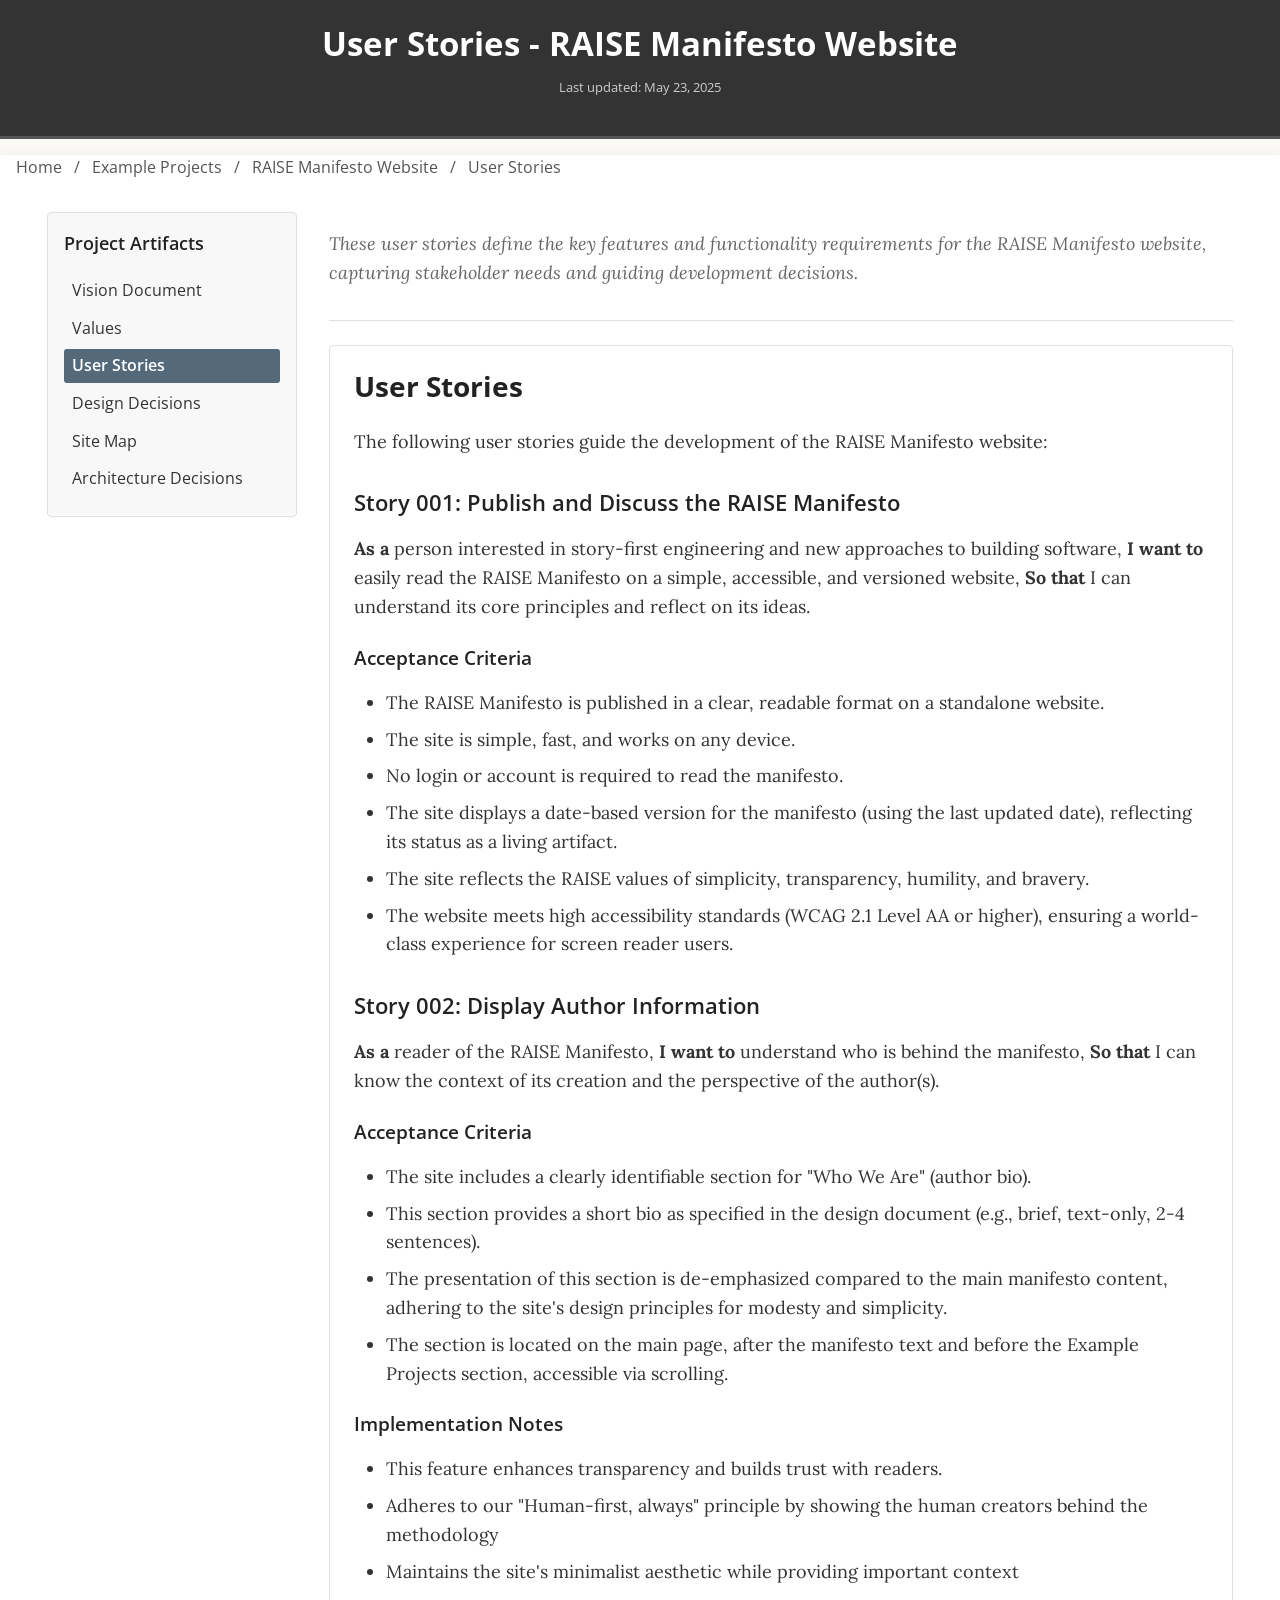
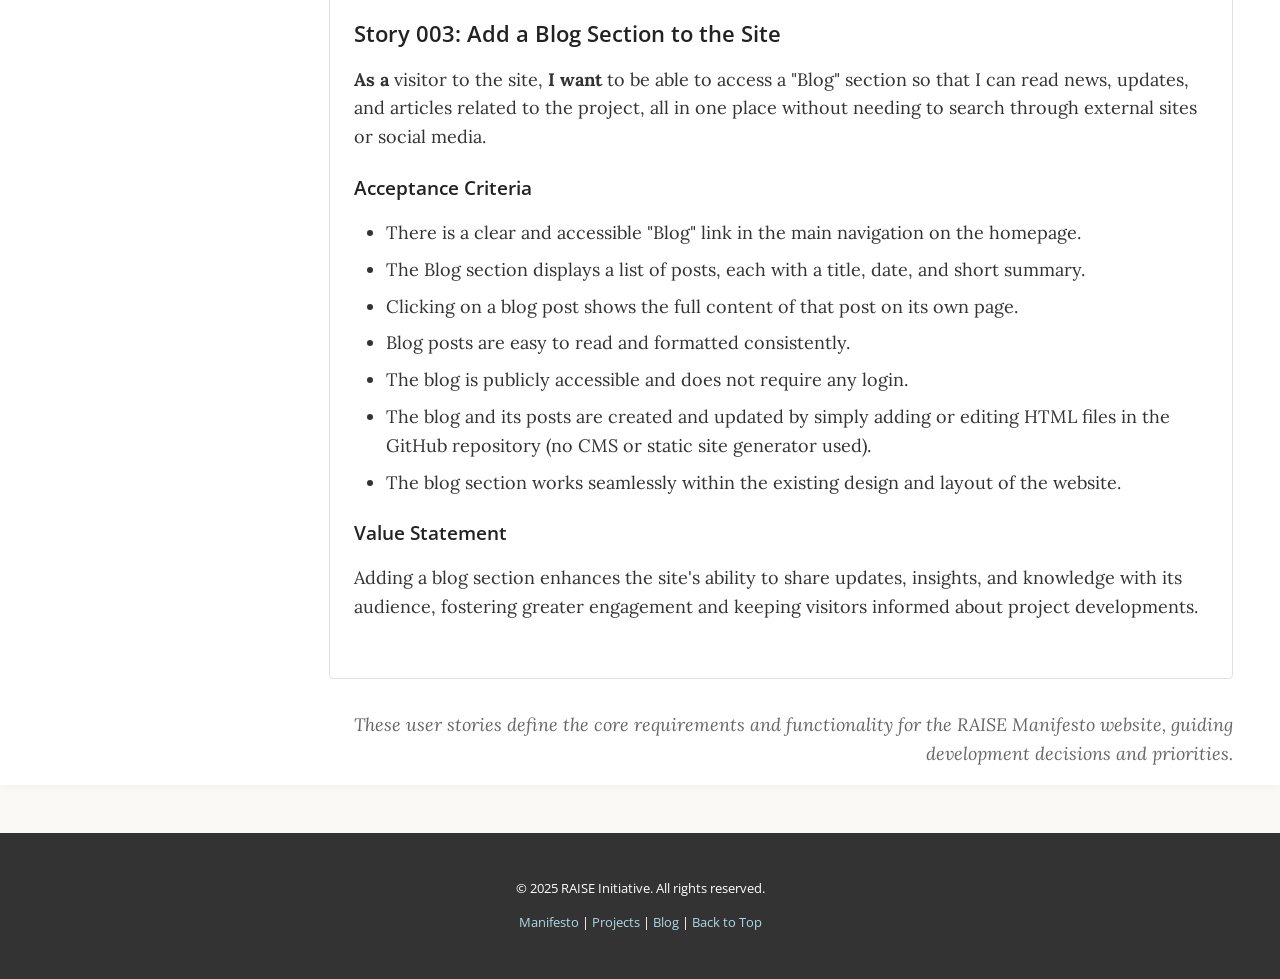
<file: projects/manifesto-site/stories/index.html>
<!DOCTYPE html>
<html lang="en">
<head>
    <meta charset="UTF-8">
    <meta name="viewport" content="width=device-width, initial-scale=1.0">
    <meta name="description" content="User Stories for the RAISE Manifesto Website Project">
    <meta name="author" content="RAISE Initiative">
    <meta name="keywords" content="RAISE, User Stories, Manifesto, Project, Methodology">
    
    <title>User Stories - RAISE Manifesto Website Project</title>
    
    <!-- Favicon (using emoji as placeholder) -->
    <link rel="icon" href="data:image/svg+xml,<svg xmlns=%22http://www.w3.org/2000/svg%22 viewBox=%220 0 100 100%22><text y=%22.9em%22 font-size=%2290%22>🚀</text></svg>">
    <meta name="theme-color" content="#ffffff">
    
    <!-- Preconnect to Google Fonts -->
    <link rel="preconnect" href="https://fonts.googleapis.com">
    <link rel="preconnect" href="https://fonts.gstatic.com" crossorigin>
    
    <!-- Load Google Fonts with display=swap -->
    <link href="https://fonts.googleapis.com/css2?family=Lora:ital,wght@0,400..700;1,400..700&family=Open+Sans:ital,wght@0,300..800;1,300..800&display=swap" rel="stylesheet">
    
    <!-- Load CSS (global to specific) -->
    <link rel="stylesheet" href="/style.css">
    <link rel="stylesheet" href="/projects/projects.css">
    <link rel="stylesheet" href="/projects/manifesto-site/project.css">
</head>
<body>
    <a href="#artifact-content" class="skip-link visually-hidden">Skip to content</a>
    <header>
        <h1>User Stories - RAISE Manifesto Website</h1>
        <p class="version">Last updated: <time datetime="2025-05-23">May 23, 2025</time></p>
    </header>

    <main id="artifact-content" class="project-page">
        <!-- Breadcrumb Navigation -->
        <nav aria-label="Breadcrumb" class="breadcrumb">
            <ol>
                <li><a href="/">Home</a></li>
                <li><a href="/projects/">Example Projects</a></li>
                <li><a href="/blog/">RAISE Manifesto Website</a></li>
                <li aria-current="page">User Stories</li>
            </ol>
        </nav>
        
        <div class="project-layout">
            <!-- Sidebar Navigation -->
            <aside class="project-sidebar">
                <nav aria-label="Project Artifacts">
                    <h2>Project Artifacts</h2>
                    <ul>
                        <li><a href="../vision/" class="artifact-link">Vision Document</a></li>
                        <li><a href="../values/" class="artifact-link">Values</a></li>
                        <li><a href="../stories/" class="artifact-link" aria-current="page">User Stories</a></li>
                        <li><a href="../designs/" class="artifact-link">Design Decisions</a></li>
                        <li><a href="../sitemap/" class="artifact-link">Site Map</a></li>
                        <li><a href="../architecture/" class="artifact-link">Architecture Decisions</a></li>
                    </ul>
                </nav>
            </aside>
            
            <!-- Main Content -->
            <div class="project-content">
                <div class="artifact-description">
                    <p>These user stories define the key features and functionality requirements for the RAISE Manifesto website, capturing stakeholder needs and guiding development decisions.</p>
                </div>
                
                <div class="artifact-content">
                    <h2>User Stories</h2>
                    
                    <p>The following user stories guide the development of the RAISE Manifesto website:</p>
                    
                    <section class="story-section">
                        <article class="user-story">
                            <h3>Story 001: Publish and Discuss the RAISE Manifesto</h3>
                            <p class="story-narrative"><strong>As a</strong> person interested in story-first engineering and new approaches to building software, <strong>I want to</strong> easily read the RAISE Manifesto on a simple, accessible, and versioned website, <strong>So that</strong> I can understand its core principles and reflect on its ideas.</p>
                            <div class="acceptance-criteria">
                                <h4>Acceptance Criteria</h4>
                                <ul>
                                    <li>The RAISE Manifesto is published in a clear, readable format on a standalone website.</li>
                                    <li>The site is simple, fast, and works on any device.</li>
                                    <li>No login or account is required to read the manifesto.</li>
                                    <li>The site displays a date-based version for the manifesto (using the last updated date), reflecting its status as a living artifact.</li>
                                    <li>The site reflects the RAISE values of simplicity, transparency, humility, and bravery.</li>
                                    <li>The website meets high accessibility standards (WCAG 2.1 Level AA or higher), ensuring a world-class experience for screen reader users.</li>
                                </ul>
                            </div>
                        </article>
                        
                        <article class="user-story">
                            <h3>Story 002: Display Author Information</h3>
                            <p class="story-narrative"><strong>As a</strong> reader of the RAISE Manifesto, <strong>I want to</strong> understand who is behind the manifesto, <strong>So that</strong> I can know the context of its creation and the perspective of the author(s).</p>
                            <div class="acceptance-criteria">
                                <h4>Acceptance Criteria</h4>
                                <ul>
                                    <li>The site includes a clearly identifiable section for "Who We Are" (author bio).</li>
                                    <li>This section provides a short bio as specified in the design document (e.g., brief, text-only, 2-4 sentences).</li>
                                    <li>The presentation of this section is de-emphasized compared to the main manifesto content, adhering to the site's design principles for modesty and simplicity.</li>
                                    <li>The section is located on the main page, after the manifesto text and before the Example Projects section, accessible via scrolling.</li>
                                </ul>
                            </div>
                            <div class="implementation-notes">
                                <h4>Implementation Notes</h4>
                                <ul>
                                    <li>This feature enhances transparency and builds trust with readers.</li>
                                    <li>Adheres to our "Human-first, always" principle by showing the human creators behind the methodology</li>
                                    <li>Maintains the site's minimalist aesthetic while providing important context</li>
                                </ul>
                            </div>
                        </article>
                        
                        <article class="user-story">
                            <h3>Story 003: Add a Blog Section to the Site</h3>
                            <p class="story-narrative"><strong>As a</strong> visitor to the site, <strong>I want</strong> to be able to access a "Blog" section so that I can read news, updates, and articles related to the project, all in one place without needing to search through external sites or social media.</p>
                            <div class="acceptance-criteria">
                                <h4>Acceptance Criteria</h4>
                                <ul>
                                    <li>There is a clear and accessible "Blog" link in the main navigation on the homepage.</li>
                                    <li>The Blog section displays a list of posts, each with a title, date, and short summary.</li>
                                    <li>Clicking on a blog post shows the full content of that post on its own page.</li>
                                    <li>Blog posts are easy to read and formatted consistently.</li>
                                    <li>The blog is publicly accessible and does not require any login.</li>
                                    <li>The blog and its posts are created and updated by simply adding or editing HTML files in the GitHub repository (no CMS or static site generator used).</li>
                                    <li>The blog section works seamlessly within the existing design and layout of the website.</li>
                                </ul>
                            </div>
                            <div class="value-statement">
                                <h4>Value Statement</h4>
                                <p>Adding a blog section enhances the site's ability to share updates, insights, and knowledge with its audience, fostering greater engagement and keeping visitors informed about project developments.</p>
                            </div>
                        </article>
                    </section>
                </div>
                
                <p class="artifact-timestamp">These user stories define the core requirements and functionality for the RAISE Manifesto website, guiding development decisions and priorities.</p>
            </div>
        </div>
    </main>

    <footer>
        <p>&copy; 2025 RAISE Initiative. All rights reserved.</p>
        <p><a href="/">Manifesto</a> | <a href="/projects/">Projects</a> | <a href="/blog/">Blog</a> | <a href="#">Back to Top</a></p>
    </footer>
</body>
</html>
</file>
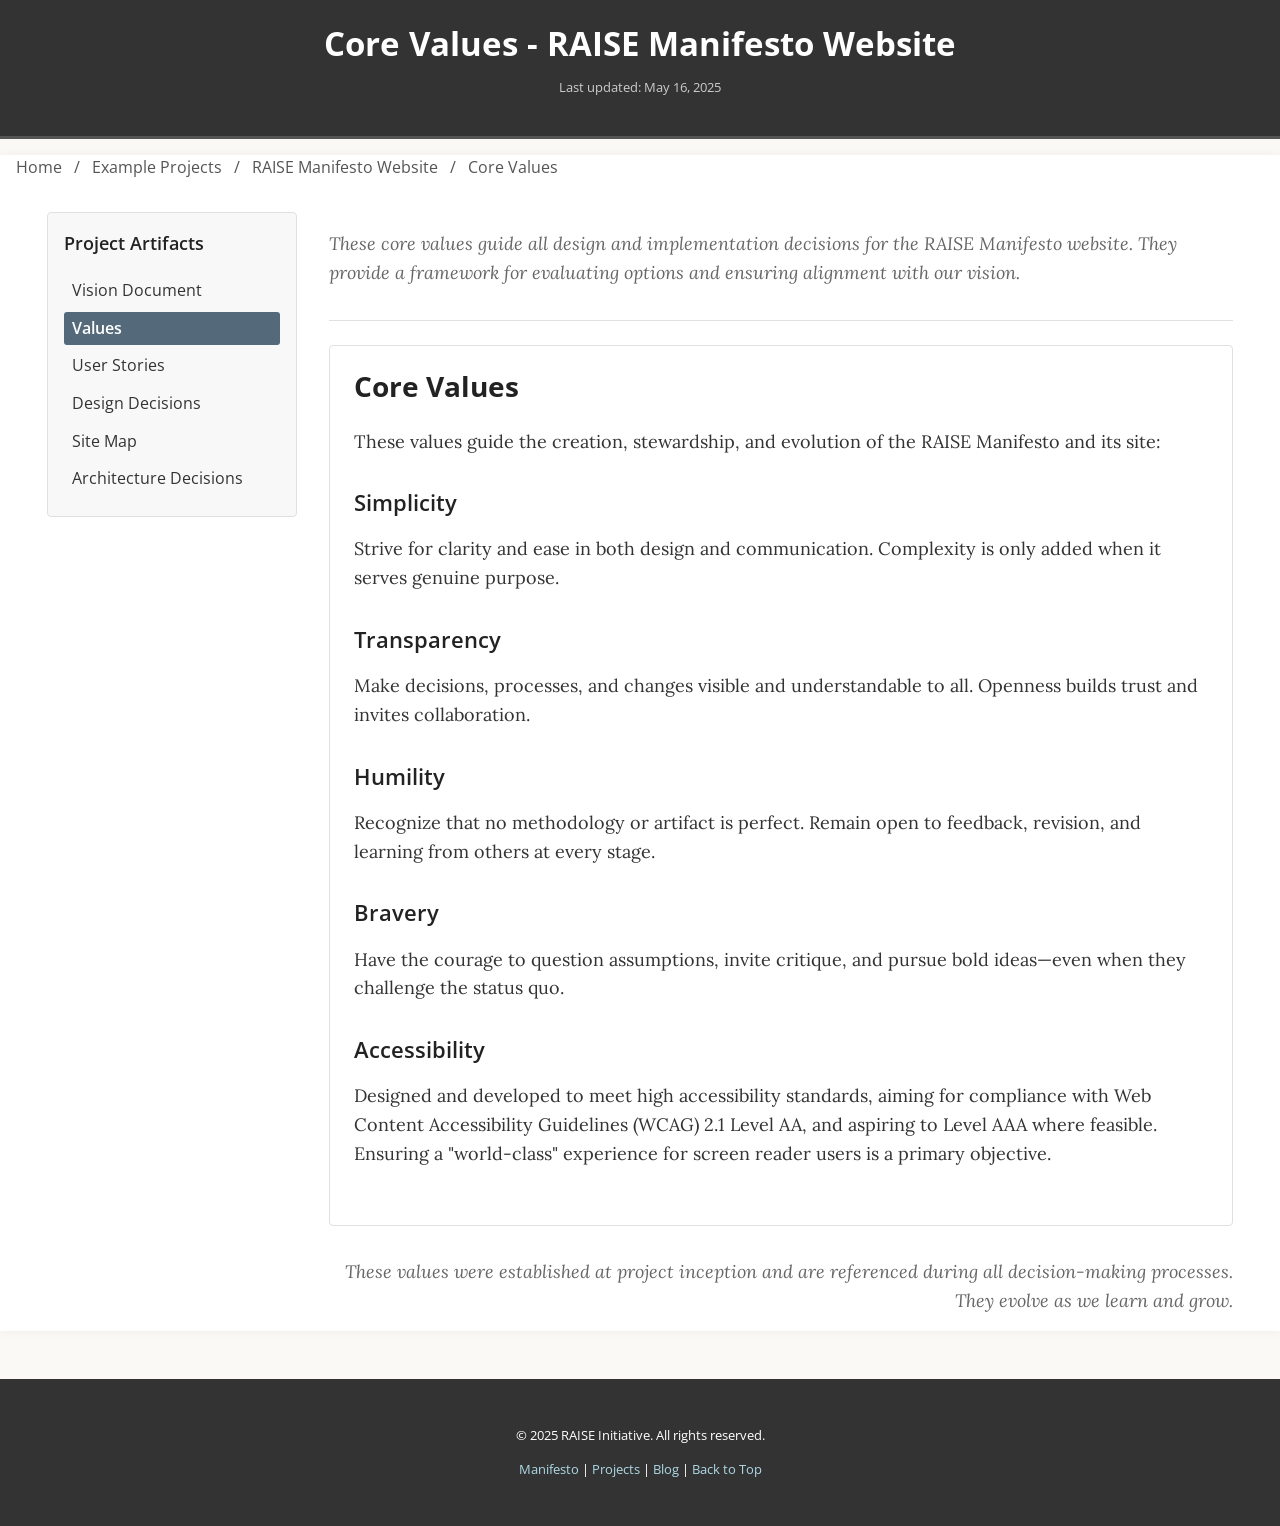
<file: projects/manifesto-site/values/index.html>
<!DOCTYPE html>
<html lang="en">
<head>
    <meta charset="UTF-8">
    <meta name="viewport" content="width=device-width, initial-scale=1.0">
    <meta name="description" content="Core Values for the RAISE Manifesto Website Project">
    <meta name="author" content="RAISE Initiative">
    <meta name="keywords" content="RAISE, Values, Manifesto, Project, Methodology">
    
    <title>Core Values - RAISE Manifesto Website Project</title>
    
    <!-- Favicon (using emoji as placeholder) -->
    <link rel="icon" href="data:image/svg+xml,<svg xmlns=%22http://www.w3.org/2000/svg%22 viewBox=%220 0 100 100%22><text y=%22.9em%22 font-size=%2290%22>🚀</text></svg>">
    <meta name="theme-color" content="#ffffff">
    
    <!-- Preconnect to Google Fonts -->
    <link rel="preconnect" href="https://fonts.googleapis.com">
    <link rel="preconnect" href="https://fonts.gstatic.com" crossorigin>
    
    <!-- Load Google Fonts with display=swap -->
    <link href="https://fonts.googleapis.com/css2?family=Lora:ital,wght@0,400..700;1,400..700&family=Open+Sans:ital,wght@0,300..800;1,300..800&display=swap" rel="stylesheet">
    
    <!-- Load CSS (global to specific) -->
    <link rel="stylesheet" href="/style.css">
    <link rel="stylesheet" href="/projects/projects.css">
    <link rel="stylesheet" href="/projects/manifesto-site/project.css">
</head>
<body>
    <a href="#artifact-content" class="skip-link visually-hidden">Skip to content</a>
    <header>
        <h1>Core Values - RAISE Manifesto Website</h1>
        <p class="version">Last updated: <time datetime="2025-05-16">May 16, 2025</time></p>
    </header>

    <main id="artifact-content" class="project-page">
        <!-- Breadcrumb Navigation -->
        <nav aria-label="Breadcrumb" class="breadcrumb">
            <ol>
                <li><a href="/">Home</a></li>
                <li><a href="/projects/">Example Projects</a></li>
                <li><a href="/blog/">RAISE Manifesto Website</a></li>
                <li aria-current="page">Core Values</li>
            </ol>
        </nav>
        
        <div class="project-layout">
            <!-- Sidebar Navigation -->
            <aside class="project-sidebar">
                <nav aria-label="Project Artifacts">
                    <h2>Project Artifacts</h2>
                    <ul>
                        <li><a href="../vision/" class="artifact-link">Vision Document</a></li>
                        <li><a href="../values/" class="artifact-link" aria-current="page">Values</a></li>
                        <li><a href="../stories/" class="artifact-link">User Stories</a></li>
                        <li><a href="../designs/" class="artifact-link">Design Decisions</a></li>
                        <li><a href="../sitemap/" class="artifact-link">Site Map</a></li>
                        <li><a href="../architecture/" class="artifact-link">Architecture Decisions</a></li>
                    </ul>
                </nav>
            </aside>
            
            <!-- Main Content -->
            <div class="project-content">
                <div class="artifact-description">
                    <p>These core values guide all design and implementation decisions for the RAISE Manifesto website. They provide a framework for evaluating options and ensuring alignment with our vision.</p>
                </div>
                
                <div class="artifact-content">
                    <h2>Core Values</h2>
                    
                    <p>These values guide the creation, stewardship, and evolution of the RAISE Manifesto and its site:</p>
                    
                    <section class="values-section">
                        <h3>Simplicity</h3>
                        <p>Strive for clarity and ease in both design and communication. Complexity is only added when it serves genuine purpose.</p>
                    </section>
                    
                    <section class="values-section">
                        <h3>Transparency</h3>
                        <p>Make decisions, processes, and changes visible and understandable to all. Openness builds trust and invites collaboration.</p>
                    </section>
                    
                    <section class="values-section">
                        <h3>Humility</h3>
                        <p>Recognize that no methodology or artifact is perfect. Remain open to feedback, revision, and learning from others at every stage.</p>
                    </section>
                    
                    <section class="values-section">
                        <h3>Bravery</h3>
                        <p>Have the courage to question assumptions, invite critique, and pursue bold ideas—even when they challenge the status quo.</p>
                    </section>
                    
                    <section class="values-section">
                        <h3>Accessibility</h3>
                        <p>Designed and developed to meet high accessibility standards, aiming for compliance with Web Content Accessibility Guidelines (WCAG) 2.1 Level AA, and aspiring to Level AAA where feasible. Ensuring a "world-class" experience for screen reader users is a primary objective.</p>
                    </section>
                </div>
                
                <p class="artifact-timestamp">These values were established at project inception and are referenced during all decision-making processes. They evolve as we learn and grow.</p>
            </div>
        </div>
    </main>

    <footer>
        <p>&copy; 2025 RAISE Initiative. All rights reserved.</p>
        <p><a href="/">Manifesto</a> | <a href="/projects/">Projects</a> | <a href="/blog/">Blog</a> | <a href="#">Back to Top</a></p>
    </footer>
</body>
</html>
</file>
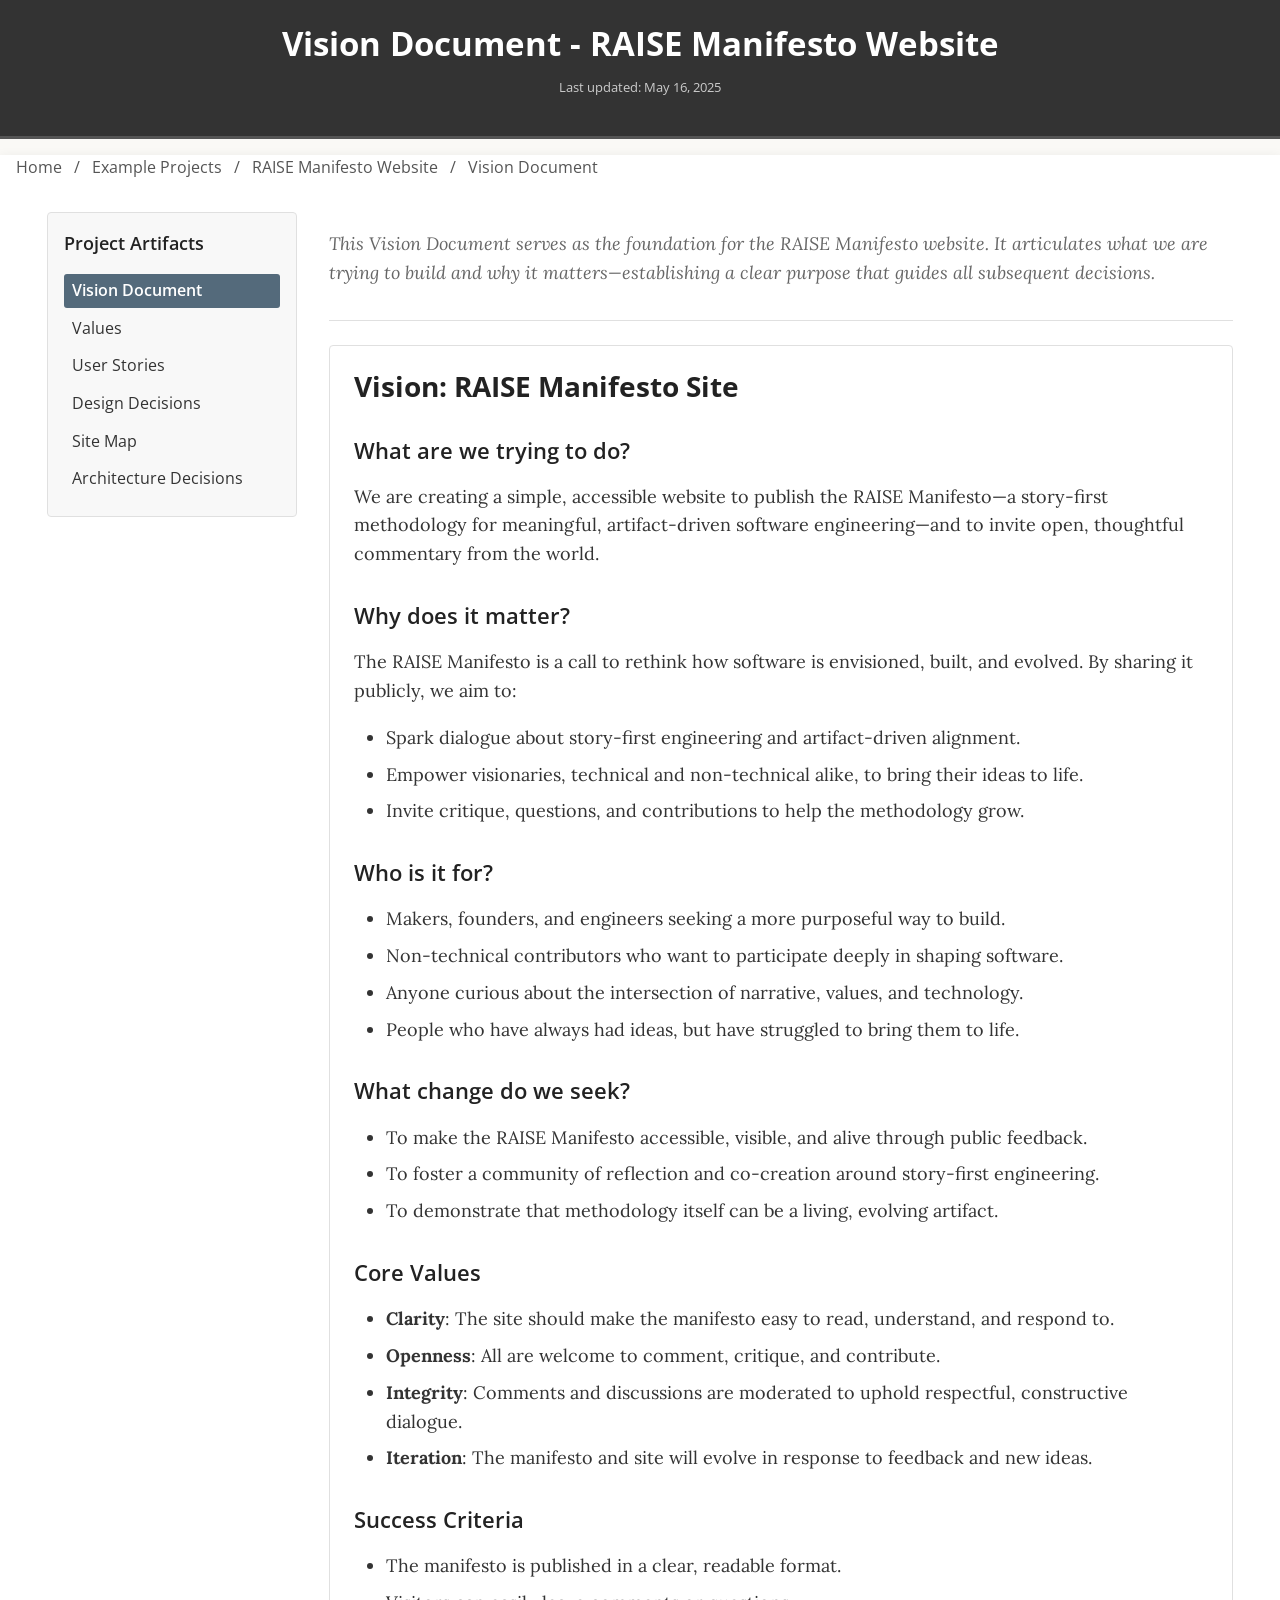
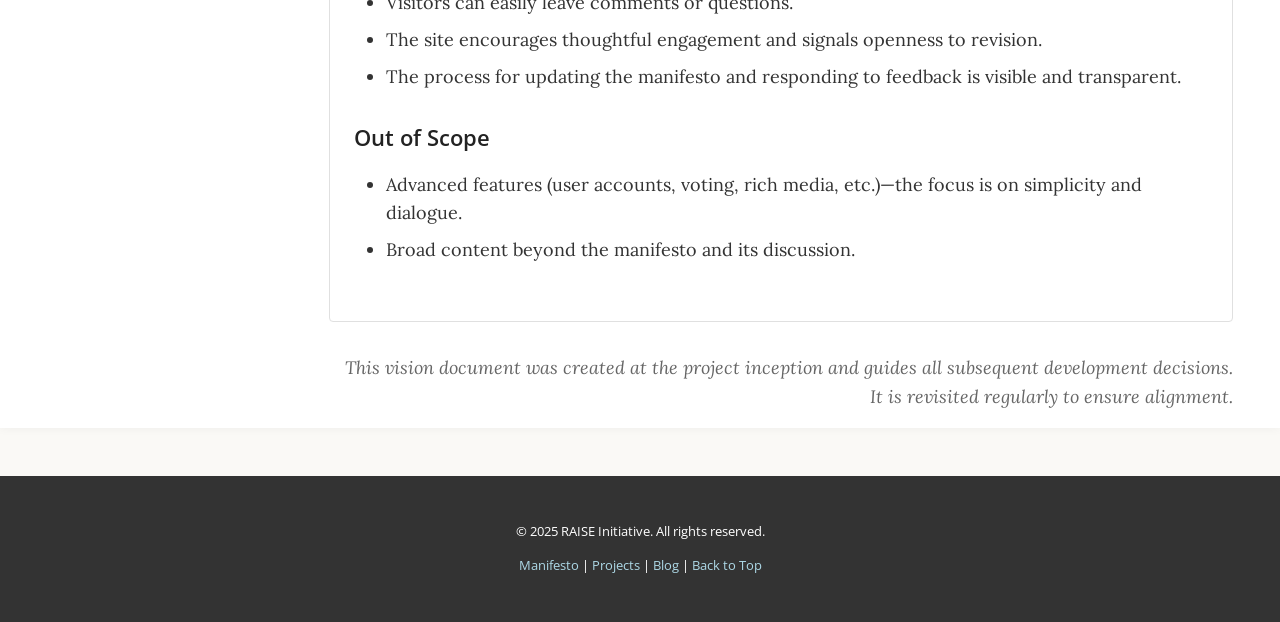
<file: projects/manifesto-site/vision/index.html>
<!DOCTYPE html>
<html lang="en">
<head>
    <meta charset="UTF-8">
    <meta name="viewport" content="width=device-width, initial-scale=1.0">
    <meta name="description" content="Vision Document for the RAISE Manifesto Website Project">
    <meta name="author" content="RAISE Initiative">
    <meta name="keywords" content="RAISE, Vision Document, Manifesto, Project, Methodology">
    
    <title>Vision Document - RAISE Manifesto Website Project</title>
    
    <!-- Favicon (using emoji as placeholder) -->
    <link rel="icon" href="data:image/svg+xml,<svg xmlns=%22http://www.w3.org/2000/svg%22 viewBox=%220 0 100 100%22><text y=%22.9em%22 font-size=%2290%22>🚀</text></svg>">
    <meta name="theme-color" content="#ffffff">
    
    <!-- Preconnect to Google Fonts -->
    <link rel="preconnect" href="https://fonts.googleapis.com">
    <link rel="preconnect" href="https://fonts.gstatic.com" crossorigin>
    
    <!-- Load Google Fonts with display=swap -->
    <link href="https://fonts.googleapis.com/css2?family=Lora:ital,wght@0,400..700;1,400..700&family=Open+Sans:ital,wght@0,300..800;1,300..800&display=swap" rel="stylesheet">
    
    <!-- Load CSS (global to specific) -->
    <link rel="stylesheet" href="/style.css">
    <link rel="stylesheet" href="/projects/projects.css">
    <link rel="stylesheet" href="/projects/manifesto-site/project.css">
</head>
<body>
    <a href="#artifact-content" class="skip-link visually-hidden">Skip to content</a>
    <header>
        <h1>Vision Document - RAISE Manifesto Website</h1>
        <p class="version">Last updated: <time datetime="2025-05-16">May 16, 2025</time></p>
    </header>

    <main id="artifact-content" class="project-page">
        <!-- Breadcrumb Navigation -->
        <nav aria-label="Breadcrumb" class="breadcrumb">
            <ol>
                <li><a href="/">Home</a></li>
                <li><a href="/projects/">Example Projects</a></li>
                <li><a href="/blog/">RAISE Manifesto Website</a></li>
                <li aria-current="page">Vision Document</li>
            </ol>
        </nav>
        
        <div class="project-layout">
            <!-- Sidebar Navigation -->
            <aside class="project-sidebar">
                <nav aria-label="Project Artifacts">
                    <h2>Project Artifacts</h2>
                    <ul>
                        <li><a href="../vision/" class="artifact-link" aria-current="page">Vision Document</a></li>
                        <li><a href="../values/" class="artifact-link">Values</a></li>
                        <li><a href="../stories/" class="artifact-link">User Stories</a></li>
                        <li><a href="../designs/" class="artifact-link">Design Decisions</a></li>
                        <li><a href="../sitemap/" class="artifact-link">Site Map</a></li>
                        <li><a href="../architecture/" class="artifact-link">Architecture Decisions</a></li>
                    </ul>
                </nav>
            </aside>
            
            <!-- Main Content -->
            <div class="project-content">
                <div class="artifact-description">
                    <p>This Vision Document serves as the foundation for the RAISE Manifesto website. It articulates what we are trying to build and why it matters—establishing a clear purpose that guides all subsequent decisions.</p>
                </div>
                
                <div class="artifact-content">
                    <h2>Vision: RAISE Manifesto Site</h2>
                    
                    <section>
                        <h3>What are we trying to do?</h3>
                        <p>We are creating a simple, accessible website to publish the RAISE Manifesto—a story-first methodology for meaningful, artifact-driven software engineering—and to invite open, thoughtful commentary from the world.</p>
                    </section>
                    
                    <section>
                        <h3>Why does it matter?</h3>
                        <p>The RAISE Manifesto is a call to rethink how software is envisioned, built, and evolved. By sharing it publicly, we aim to:</p>
                        <ul>
                            <li>Spark dialogue about story-first engineering and artifact-driven alignment.</li>
                            <li>Empower visionaries, technical and non-technical alike, to bring their ideas to life.</li>
                            <li>Invite critique, questions, and contributions to help the methodology grow.</li>
                        </ul>
                    </section>
                    
                    <section>
                        <h3>Who is it for?</h3>
                        <ul>
                            <li>Makers, founders, and engineers seeking a more purposeful way to build.</li>
                            <li>Non-technical contributors who want to participate deeply in shaping software.</li>
                            <li>Anyone curious about the intersection of narrative, values, and technology.</li>
                            <li>People who have always had ideas, but have struggled to bring them to life.</li>
                        </ul>
                    </section>
                    
                    <section>
                        <h3>What change do we seek?</h3>
                        <ul>
                            <li>To make the RAISE Manifesto accessible, visible, and alive through public feedback.</li>
                            <li>To foster a community of reflection and co-creation around story-first engineering.</li>
                            <li>To demonstrate that methodology itself can be a living, evolving artifact.</li>
                        </ul>
                    </section>
                    
                    <section>
                        <h3>Core Values</h3>
                        <ul>
                            <li><strong>Clarity</strong>: The site should make the manifesto easy to read, understand, and respond to.</li>
                            <li><strong>Openness</strong>: All are welcome to comment, critique, and contribute.</li>
                            <li><strong>Integrity</strong>: Comments and discussions are moderated to uphold respectful, constructive dialogue.</li>
                            <li><strong>Iteration</strong>: The manifesto and site will evolve in response to feedback and new ideas.</li>
                        </ul>
                    </section>
                    
                    <section>
                        <h3>Success Criteria</h3>
                        <ul>
                            <li>The manifesto is published in a clear, readable format.</li>
                            <li>Visitors can easily leave comments or questions.</li>
                            <li>The site encourages thoughtful engagement and signals openness to revision.</li>
                            <li>The process for updating the manifesto and responding to feedback is visible and transparent.</li>
                        </ul>
                    </section>
                    
                    <section>
                        <h3>Out of Scope</h3>
                        <ul>
                            <li>Advanced features (user accounts, voting, rich media, etc.)—the focus is on simplicity and dialogue.</li>
                            <li>Broad content beyond the manifesto and its discussion.</li>
                        </ul>
                    </section>
                </div>
                
                <p class="artifact-timestamp">This vision document was created at the project inception and guides all subsequent development decisions. It is revisited regularly to ensure alignment.</p>
            </div>
        </div>
    </main>

    <footer>
        <p>&copy; 2025 RAISE Initiative. All rights reserved.</p>
        <p><a href="/">Manifesto</a> | <a href="/projects/">Projects</a> | <a href="/blog/">Blog</a> | <a href="#">Back to Top</a></p>
    </footer>
</body>
</html>
</file>
<file: style.css>
/* Design System Implementation */
:root {
    /* Typography */
    --font-primary: 'Open Sans', -apple-system, BlinkMacSystemFont, "Segoe UI", Roboto, Helvetica, Arial, sans-serif;
    --font-secondary: 'Lora', Georgia, serif;
    
    /* Type Scale */
    --font-size-xs: 0.833rem;  /* ~13px */
    --font-size-sm: 1rem;      /* 16px base */
    --font-size-md: 1.2rem;    /* ~19px */
    --font-size-lg: 1.44rem;   /* ~23px */
    --font-size-xl: 1.728rem;  /* ~28px */
    --font-size-2xl: 2.074rem; /* ~33px */
    --font-size-3xl: 2.488rem; /* ~40px */
    
    /* Colors */
    --color-background: #FAF9F6;
    --color-text: #333333;
    --color-headings: #222222;
    --color-accent: #546A7B;
    --color-accent-dark: #3E5061;
    --color-supporting-bg: #F8F8F8;
    --color-border: #E0E0E0;
    --color-muted: #555555;
    --color-light-text: #FFFFFF;
    
    /* Spacing */
    --space-xs: 0.5rem;   /* 8px */
    --space-sm: 0.75rem;  /* 12px */
    --space-md: 1rem;     /* 16px */
    --space-lg: 1.5rem;   /* 24px */
    --space-xl: 2rem;     /* 32px */
    --space-2xl: 3rem;    /* 48px */
    --space-3xl: 4rem;    /* 64px */
    
    /* Transitions */
    --transition-fast: 150ms;
    --transition-medium: 300ms;
    
    /* Content */
    --content-max-width: 800px;
}

/* Basic styles for your site */
body {
    font-family: var(--font-primary);
    line-height: 1.6;
    margin: 0;
    padding: 0;
    background-color: var(--color-background);
    color: var(--color-text);
    text-rendering: optimizeLegibility;
    -webkit-font-smoothing: antialiased;
    -moz-osx-font-smoothing: grayscale;
}

/* Apply Lora to specific elements */
article#manifesto-content {
    font-family: var(--font-secondary);
}

header {
    background: var(--color-text);
    color: var(--color-light-text);
    padding: var(--space-lg) var(--space-md);
    text-align: center;
    border-bottom: 3px solid var(--color-muted);
}

header h1 {
    font-family: var(--font-primary);
    font-weight: 700;
    font-size: var(--font-size-2xl);
    margin: 0 0 var(--space-xs) 0;
    line-height: 1.2;
}

.version {
    font-family: var(--font-primary);
    font-size: var(--font-size-xs);
    color: #ccc;
}

main {
    padding: var(--space-md);
    margin: var(--space-md) auto;
    max-width: var(--content-max-width);
    background: #FFFFFF; /* White background for main content */
    box-shadow: 0 0 10px rgba(0,0,0,0.05);
}

article#manifesto-content p,
article#manifesto-content ul,
article#manifesto-content blockquote {
    font-size: var(--font-size-md);
    line-height: 1.8;
    margin-bottom: var(--space-lg);
}

/* Heading styles with proper hierarchy */
article#manifesto-content h2 {
    font-family: var(--font-primary);
    font-weight: 700;
    font-size: var(--font-size-2xl);
    margin-top: var(--space-2xl);
    margin-bottom: var(--space-md);
    color: var(--color-headings);
    line-height: 1.3;
}

article#manifesto-content h3 { /* Section headings */
    font-family: var(--font-primary);
    font-weight: 700;
    font-size: var(--font-size-xl);
    margin-top: var(--space-xl);
    margin-bottom: var(--space-md);
    color: var(--color-headings);
    line-height: 1.3;
}

article#manifesto-content h4 { /* Sub-section headings */
    font-family: var(--font-primary);
    font-weight: 600;
    font-size: var(--font-size-lg);
    margin-top: var(--space-lg);
    margin-bottom: var(--space-sm);
    color: var(--color-headings);
    line-height: 1.3;
}

article#manifesto-content h5 { /* Deep sub-section headings */
    font-family: var(--font-primary);
    font-weight: 600;
    font-size: var(--font-size-md);
    margin-top: var(--space-md);
    margin-bottom: var(--space-sm);
    color: var(--color-headings);
    line-height: 1.3;
}

article#manifesto-content ul {
    list-style-type: disc;
    padding-left: var(--space-xl);
}

article#manifesto-content blockquote {
    font-style: italic;
    margin-left: var(--space-xl);
    padding-left: var(--space-md);
    border-left: 3px solid var(--color-border);
    color: var(--color-muted);
}

/* Visually hidden class for accessibility */
.visually-hidden {
    position: absolute;
    width: 1px;
    height: 1px;
    margin: -1px;
    padding: 0;
    overflow: hidden;
    clip: rect(0, 0, 0, 0);
    border: 0;
}

.supplemental-section {
    font-family: var(--font-primary);
    font-size: var(--font-size-sm);
    padding: var(--space-lg);
    margin-top: var(--space-xl);
    background-color: var(--color-supporting-bg);
    border-top: 1px solid var(--color-border);
    border-radius: 4px;
}

.supplemental-section h2 {
    font-family: var(--font-primary);
    font-weight: 700;
    font-size: var(--font-size-xl);
    margin-top: 0;
    margin-bottom: var(--space-md);
    color: var(--color-headings);
    line-height: 1.3;
}

.supplemental-section h3 {
    font-family: var(--font-primary);
    font-weight: 600;
    font-size: var(--font-size-lg);
    margin-top: var(--space-lg);
    margin-bottom: var(--space-sm);
    color: var(--color-headings);
    line-height: 1.3;
}

footer {
    text-align: center;
    padding: var(--space-xl) var(--space-md);
    margin-top: var(--space-xl);
    background: var(--color-text);
    color: var(--color-light-text);
    font-family: var(--font-primary);
    font-size: var(--font-size-xs);
}

footer a {
    color: #ADD8E6; /* Muted, trustworthy blue for links */
    text-decoration: none;
}

footer a:hover,
footer a:focus {
    text-decoration: underline;
}

/* Performance optimizations */
img, iframe, video {
    max-width: 100%;
    height: auto;
}

/* Responsive Behavior */
/* Mobile (up to 600px) */
@media (max-width: 600px) {
    header h1 {
        font-size: var(--font-size-xl);
    }
    article#manifesto-content p,
    article#manifesto-content ul,
    article#manifesto-content blockquote {
        font-size: var(--font-size-sm);
    }
    article#manifesto-content h2 {
        font-size: var(--font-size-lg);
    }
    article#manifesto-content h3 {
        font-size: var(--font-size-md);
    }
    main {
        margin: var(--space-xs);
        padding: var(--space-xs);
    }
    .supplemental-section {
        padding: var(--space-md);
    }
    
    /* Optimize font loading on mobile */
    body {
        text-rendering: optimizeSpeed;
    }
}

/* Tablet (601px to 900px) */
@media (min-width: 601px) and (max-width: 900px) {
    main {
        margin: var(--space-md) var(--space-sm);
    }
    article#manifesto-content p,
    article#manifesto-content ul,
    article#manifesto-content blockquote {
        font-size: var(--font-size-md);
    }
}

/* CTA Button Styles */
.cta-container {
    margin: var(--space-lg) 0;
    text-align: center;
}

.cta-button {
    display: inline-block;
    font-family: var(--font-primary);
    font-weight: 600;
    font-size: var(--font-size-md);
    padding: var(--space-sm) var(--space-lg);
    background-color: var(--color-accent);
    color: var(--color-light-text);
    text-decoration: none;
    border-radius: 4px;
    transition: background-color var(--transition-fast) ease-in-out;
}

.cta-button:hover,
.cta-button:focus {
    background-color: var(--color-accent-dark);
    text-decoration: none;
}

/* Helper styles */
.note {
    font-size: var(--font-size-xs);
    color: var(--color-accent);
    font-style: italic;
    margin-left: var(--space-xs);
}

/* Breadcrumb navigation styles */
.breadcrumb {
    font-size: var(--font-size-sm);
    margin: var(--space-md) 0 var(--space-lg) 0;
    padding: 0;
    background: none;
}

.breadcrumb ol {
    display: flex;
    flex-wrap: wrap;
    list-style: none;
    margin: 0;
    padding: 0;
}

.breadcrumb li {
    color: var(--color-muted);
}

.breadcrumb li:not(:last-child)::after {
    content: " / ";
    color: var(--color-border);
    margin: 0 0.3em;
}

.breadcrumb a {
    color: var(--color-accent);
    text-decoration: none;
    transition: color var(--transition-fast) ease;
}

.breadcrumb a:hover,
.breadcrumb a:focus {
    text-decoration: underline;
    color: var(--color-accent-dark);
}
</file>
<file: projects/projects.css>
/* CSS for Projects Directory - Following RAISE design system */

/* Breadcrumb Navigation */
.breadcrumb {
    margin-bottom: var(--space-xl);
    font-family: 'Open Sans', -apple-system, BlinkMacSystemFont, "Segoe UI", Roboto, Helvetica, Arial, sans-serif;
    font-size: var(--font-size-sm);
}

.breadcrumb ol {
    list-style: none;
    padding: 0;
    margin: 0;
    display: flex;
    flex-wrap: wrap;
}

.breadcrumb li {
    display: inline;
}

.breadcrumb li:not(:last-child)::after {
    content: "/";
    margin: 0 var(--space-sm);
    color: var(--color-text-tertiary);
}

.breadcrumb a {
    color: var(--color-link);
    text-decoration: none;
}

.breadcrumb a:hover,
.breadcrumb a:focus {
    text-decoration: underline;
}

/* Introduction Section */
.introduction {
    margin-bottom: var(--space-xl);
    font-family: 'Lora', Georgia, serif;
    font-size: var(--font-size-md);
    line-height: 1.6;
    max-width: 45em;
}

/* Project Cards */
.project-cards {
    display: grid;
    grid-template-columns: repeat(auto-fill, minmax(300px, 1fr));
    gap: var(--space-xl);
    margin-bottom: var(--space-2xl);
}

.project-card {
    display: flex;
    flex-direction: column;
    background-color: #FFFFFF;
    border: 1px solid var(--color-border);
    border-radius: 4px;
    padding: var(--space-lg);
    box-shadow: 0 2px 4px rgba(0,0,0,0.05);
    transition: transform var(--transition-medium) ease-in-out, 
                box-shadow var(--transition-medium) ease-in-out;
}

.project-card:hover,
.project-card:focus-within {
    transform: translateY(-3px);
    box-shadow: 0 4px 8px rgba(0,0,0,0.1);
}

.project-card h3 {
    font-family: 'Open Sans', -apple-system, BlinkMacSystemFont, "Segoe UI", Roboto, Helvetica, Arial, sans-serif;
    font-weight: 600;
    font-size: var(--font-size-lg);
    margin-top: 0;
    margin-bottom: var(--space-sm);
    line-height: 1.3;
}

.project-card h3 a {
    color: var(--color-headings);
    text-decoration: none;
}

.project-card h3 a:hover,
.project-card h3 a:focus {
    color: var(--color-link);
    text-decoration: underline;
}

.project-card p {
    font-family: 'Lora', Georgia, serif;
    font-size: var(--font-size-sm);
    line-height: 1.6;
    margin-bottom: var(--space-lg);
    flex-grow: 1; /* Push footer to bottom */
}

.project-card footer {
    margin-top: auto;
    font-family: 'Open Sans', -apple-system, BlinkMacSystemFont, "Segoe UI", Roboto, Helvetica, Arial, sans-serif;
    font-size: var(--font-size-xs);
    padding: 0;
    background: none;
    color: var(--color-text);
}

.project-features {
    display: flex;
    flex-wrap: wrap;
    gap: var(--space-xs);
    list-style: none;
    padding: 0;
    margin: 0;
}

.project-features li {
    background-color: var(--color-supporting-bg);
    padding: var(--space-xs) var(--space-sm);
    border-radius: 3px;
}

/* Future Card Styling */
.future-card {
    border-style: dashed;
    background-color: var(--color-supporting-bg);
}

.contact-link {
    color: var(--color-link);
    text-decoration: none;
    font-weight: 600;
}

.contact-link:hover,
.contact-link:focus {
    text-decoration: underline;
}

/* Responsive Adjustments */
@media (max-width: 600px) {
    .project-cards {
        grid-template-columns: 1fr;
    }
    
    .introduction {
        font-size: var(--font-size-sm);
    }
}
</file>
<file: projects/manifesto-site/project.css>
/* CSS for individual project pages - Following design principles */

/* Project Page */
.project-page {
    width: 100%;
    max-width: 100%;
    padding: 0 var(--space-md);
    box-sizing: border-box;
}

/* Project Layout */
.project-layout {
    display: grid;
    grid-template-columns: 1fr;
    gap: 2rem;
    margin-bottom: 3rem;
    max-width: 95%;
    margin-left: auto;
    margin-right: auto;
}

/* Responsive grid for larger screens */
@media (min-width: 900px) {
    .project-layout {
        grid-template-columns: 250px 1fr;
    }
}

/* Sidebar Navigation */
.project-sidebar {
    background-color: #F8F8F8;
    border-radius: 4px;
    padding: 1rem;
    border: 1px solid #E0E0E0;
    margin-bottom: 1.5rem;
}

@media (min-width: 900px) {
    .project-sidebar {
        position: sticky;
        top: 2rem;
        align-self: start;
        margin-bottom: 0;
    }
}

.project-sidebar h2 {
    font-family: 'Open Sans', -apple-system, BlinkMacSystemFont, "Segoe UI", Roboto, Helvetica, Arial, sans-serif;
    font-size: 1.125rem;
    font-weight: 600;
    margin-top: 0;
    margin-bottom: 1rem;
    color: #222222;
}

.project-sidebar ul {
    list-style: none;
    padding: 0;
    margin: 0;
}

.project-sidebar li {
    margin-bottom: 0.25rem;
}

.artifact-link {
    display: block;
    padding: 0.25rem 0.5rem;
    color: #333;
    text-decoration: none;
    border-radius: 3px;
    transition: background-color 150ms ease-in-out,
                color 150ms ease-in-out;
}

.artifact-link:hover,
.artifact-link:focus {
    background-color: rgba(0,0,0,0.05);
    color: #546A7B;
}

.artifact-link[aria-current="page"] {
    background-color: #546A7B;
    color: white;
    font-weight: 600;
}

/* Project Content */
.project-content {
    max-width: 100%;
    overflow-wrap: break-word;
    word-wrap: break-word;
}

.project-content h2 {
    font-family: 'Open Sans', -apple-system, BlinkMacSystemFont, "Segoe UI", Roboto, Helvetica, Arial, sans-serif;
    font-size: 1.75rem;
    font-weight: 700;
    margin-top: 0;
    margin-bottom: 1.5rem;
    color: #222222;
    line-height: 1.2;
}

.project-content h3 {
    font-family: 'Open Sans', -apple-system, BlinkMacSystemFont, "Segoe UI", Roboto, Helvetica, Arial, sans-serif;
    font-size: 1.4rem;
    font-weight: 600;
    margin-top: 2rem;
    margin-bottom: 1rem;
    color: #222222;
    line-height: 1.3;
}

.project-content h4 {
    font-family: 'Open Sans', -apple-system, BlinkMacSystemFont, "Segoe UI", Roboto, Helvetica, Arial, sans-serif;
    font-size: 1.2rem;
    font-weight: 600;
    margin-top: 1.5rem;
    margin-bottom: 0.5rem;
    color: #222222;
    line-height: 1.3;
}

.project-content section {
    margin-bottom: 2rem;
}

.project-content p {
    font-family: 'Lora', Georgia, serif;
    font-size: 1.125rem;
    line-height: 1.6;
    margin-bottom: 1rem;
}

.project-content ul, 
.project-content ol {
    font-family: 'Lora', Georgia, serif;
    font-size: 1.125rem;
    line-height: 1.6;
    margin-bottom: 1rem;
    padding-left: 2rem;
}

.project-content li {
    margin-bottom: 0.5rem;
}

/* Artifact Cards */
.artifact-cards {
    display: grid;
    grid-template-columns: repeat(auto-fill, minmax(200px, 1fr));
    gap: 1rem;
    margin-top: 1rem;
}

.artifact-card {
    display: block;
    background-color: white;
    border: 1px solid #E0E0E0;
    border-radius: 4px;
    padding: 1rem;
    text-decoration: none;
    color: #333;
    transition: transform 300ms ease-in-out,
                box-shadow 300ms ease-in-out;
}

.artifact-card:hover,
.artifact-card:focus {
    transform: translateY(-3px);
    box-shadow: 0 4px 8px rgba(0,0,0,0.1);
    color: #333;
    text-decoration: none;
}

.artifact-card h4 {
    margin-top: 0;
    margin-bottom: 0.25rem;
    color: #546A7B;
}

.artifact-card p {
    font-size: 0.9rem;
    margin-bottom: 0;
}

/* Timeline */
.timeline {
    position: relative;
    padding-left: 2.5rem;
    margin-left: 0.5rem;
    list-style: none;
}

.timeline::before {
    content: '';
    position: absolute;
    top: 0;
    left: 7px;
    height: 100%;
    width: 2px;
    background-color: #E0E0E0;
}

.timeline-item {
    position: relative;
    margin-bottom: 1.5rem;
}

.timeline-date {
    font-weight: 600;
    margin-bottom: 0.5rem;
    color: #546A7B;
}

.timeline-content {
    background-color: #F8F8F8;
    border-radius: 4px;
    padding: 1rem;
    border-left: 3px solid #546A7B;
}

.timeline-content h3 {
    margin-top: 0;
    font-size: 1.2rem;
    color: #222222;
}

.timeline-content p {
    margin-bottom: 0;
    font-size: 1rem;
}

.timeline-marker {
    position: absolute;
    top: 5px;
    left: -2.5rem;
    width: 16px;
    height: 16px;
    border-radius: 50%;
    background-color: #546A7B;
    z-index: 1;
}

.timeline-content h4 {
    margin-top: 0;
    margin-bottom: 0.25rem;
}

.timeline-content time {
    display: block;
    font-family: 'Open Sans', -apple-system, BlinkMacSystemFont, "Segoe UI", Roboto, Helvetica, Arial, sans-serif;
    font-size: 0.9rem;
    font-weight: 600;
    color: #666;
    margin-bottom: 0.5rem;
}

.timeline-content p {
    margin-bottom: 0;
}

/* Repository Section */
.project-repository {
    border-top: 1px solid #E0E0E0;
    padding-top: 1.5rem;
    margin-top: 3rem;
}

.repo-container {
    background-color: #F8F8F8;
    border: 1px solid #E0E0E0;
    border-radius: 4px;
    padding: 1rem;
    margin: 1rem 0;
}

.repo-link {
    display: flex;
    align-items: center;
    color: #546A7B;
    font-family: 'Open Sans', -apple-system, BlinkMacSystemFont, "Segoe UI", Roboto, Helvetica, Arial, sans-serif;
    font-size: 1.125rem;
    text-decoration: none;
    transition: color 150ms ease-in-out;
}

.repo-link:hover,
.repo-link:focus {
    color: #3E5061;
    text-decoration: underline;
}

.repo-icon {
    margin-right: 0.5rem;
    flex-shrink: 0;
    fill: currentColor;
}

.repo-description {
    font-size: 0.9rem;
    color: #666;
    margin-top: 1rem;
}

/* Legacy Repository Link - Kept for backwards compatibility */
.repo-link:not(.project-repository .repo-link),
.github-link {
    display: inline-block;
    font-family: 'Open Sans', -apple-system, BlinkMacSystemFont, "Segoe UI", Roboto, Helvetica, Arial, sans-serif;
    font-size: 1.125rem;
    padding: 0.5rem 1.5rem;
    background-color: #F8F8F8;
    color: #546A7B;
    text-decoration: none;
    border-radius: 4px;
    border: 1px solid #E0E0E0;
    transition: background-color 150ms ease-in-out;
}

.repo-link:not(.project-repository .repo-link):hover,
.repo-link:not(.project-repository .repo-link):focus,
.github-link:hover,
.github-link:focus {
    background-color: white;
    text-decoration: underline;
}

/* Artifact Content Specific Styles */
.artifact-content {
    background-color: white;
    border: 1px solid #E0E0E0;
    border-radius: 4px;
    padding: 1.5rem;
    margin-top: 1rem;
}

.artifact-description {
    font-style: italic;
    color: #666;
    border-bottom: 1px solid #E0E0E0;
    padding-bottom: 1rem;
    margin-bottom: 1.5rem;
}

.artifact-timestamp {
    display: block;
    font-family: 'Open Sans', -apple-system, BlinkMacSystemFont, "Segoe UI", Roboto, Helvetica, Arial, sans-serif;
    font-size: 0.9rem;
    color: #666;
    margin-top: 2rem;
    text-align: right;
    font-style: italic;
}

/* Responsive adjustments */
@media (max-width: 768px) {
    .project-content h2 {
        font-size: 1.5rem;
    }
    
    .project-content h3 {
        font-size: 1.25rem;
    }
    
    .project-content p,
    .project-content ul,
    .project-content ol {
        font-size: 1rem;
    }
    
    .artifact-nav li {
        margin-bottom: 0;
    }
}

@media (max-width: 600px) {
    .artifact-cards {
        grid-template-columns: 1fr;
    }
    
    .project-content h2 {
        font-size: 1.4rem;
    }
    
    .project-content h3 {
        font-size: 1.2rem;
    }
    
    .project-content p,
    .project-content ul,
    .project-content ol {
        font-size: 0.95rem;
    }
}
</file>
